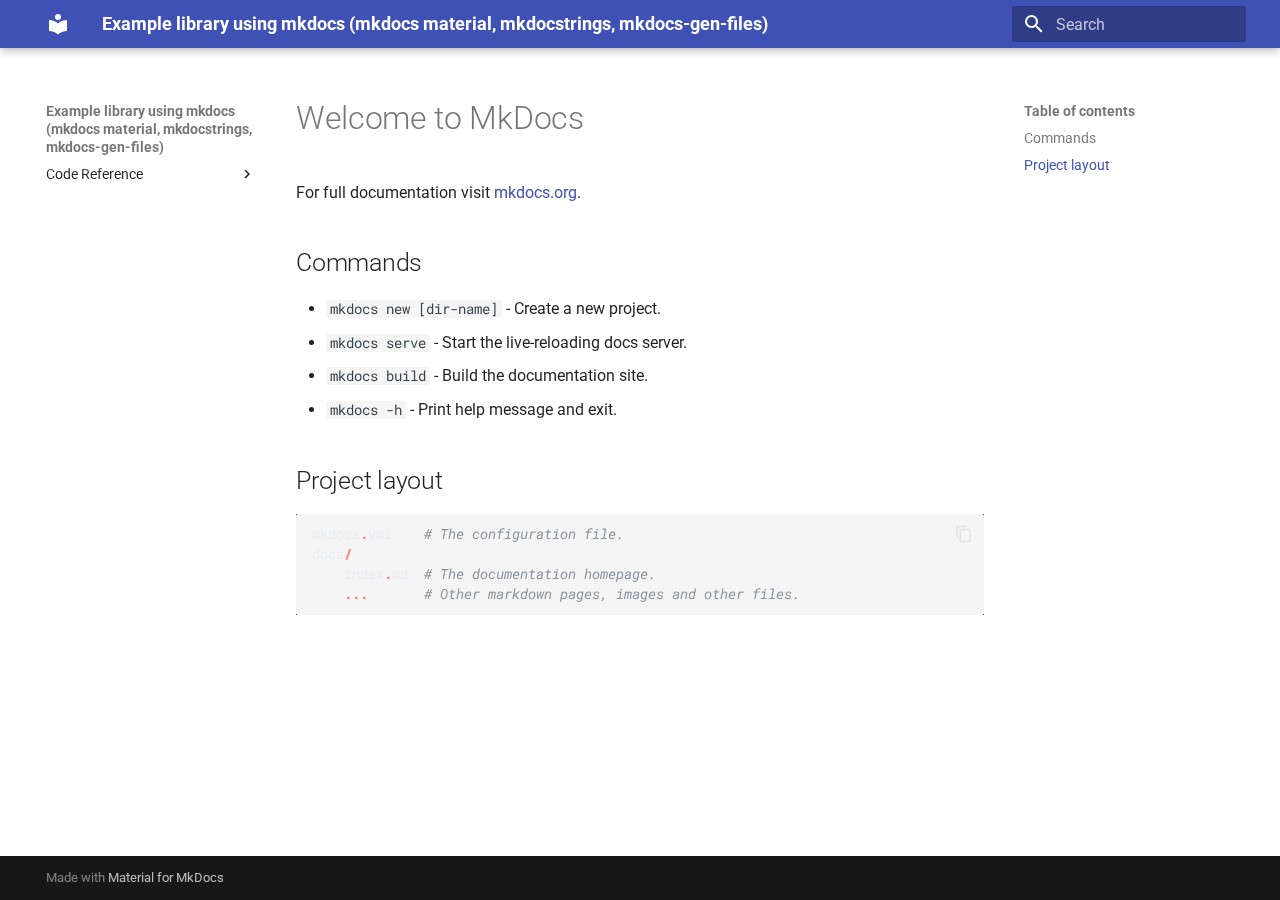
<file: site/index.html>
<!doctype html>
<html lang="en" class="no-js">
  <head>
    
      <meta charset="utf-8">
      <meta name="viewport" content="width=device-width,initial-scale=1">
      
      
      
        <link rel="canonical" href="http://localhost:8080/">
      
      
      
      
      <link rel="icon" href="assets/images/favicon.png">
      <meta name="generator" content="mkdocs-1.6.1, mkdocs-material-9.6.18">
    
    
      
        <title>Example library using mkdocs (mkdocs material, mkdocstrings, mkdocs-gen-files)</title>
      
    
    
      <link rel="stylesheet" href="assets/stylesheets/main.7e37652d.min.css">
      
      


    
    
      
    
    
      
        
        
        <link rel="preconnect" href="https://fonts.gstatic.com" crossorigin>
        <link rel="stylesheet" href="https://fonts.googleapis.com/css?family=Roboto:300,300i,400,400i,700,700i%7CRoboto+Mono:400,400i,700,700i&display=fallback">
        <style>:root{--md-text-font:"Roboto";--md-code-font:"Roboto Mono"}</style>
      
    
    
      <link rel="stylesheet" href="assets/_mkdocstrings.css">
    
      <link rel="stylesheet" href="css/code_select.css">
    
    <script>__md_scope=new URL(".",location),__md_hash=e=>[...e].reduce(((e,_)=>(e<<5)-e+_.charCodeAt(0)),0),__md_get=(e,_=localStorage,t=__md_scope)=>JSON.parse(_.getItem(t.pathname+"."+e)),__md_set=(e,_,t=localStorage,a=__md_scope)=>{try{t.setItem(a.pathname+"."+e,JSON.stringify(_))}catch(e){}}</script>
    
      

    
    
    
  </head>
  
  
    <body dir="ltr">
  
    
    <input class="md-toggle" data-md-toggle="drawer" type="checkbox" id="__drawer" autocomplete="off">
    <input class="md-toggle" data-md-toggle="search" type="checkbox" id="__search" autocomplete="off">
    <label class="md-overlay" for="__drawer"></label>
    <div data-md-component="skip">
      
        
        <a href="#welcome-to-mkdocs" class="md-skip">
          Skip to content
        </a>
      
    </div>
    <div data-md-component="announce">
      
    </div>
    
    
      

  

<header class="md-header md-header--shadow" data-md-component="header">
  <nav class="md-header__inner md-grid" aria-label="Header">
    <a href="." title="Example library using mkdocs (mkdocs material, mkdocstrings, mkdocs-gen-files)" class="md-header__button md-logo" aria-label="Example library using mkdocs (mkdocs material, mkdocstrings, mkdocs-gen-files)" data-md-component="logo">
      
  
  <svg xmlns="http://www.w3.org/2000/svg" viewBox="0 0 24 24"><path d="M12 8a3 3 0 0 0 3-3 3 3 0 0 0-3-3 3 3 0 0 0-3 3 3 3 0 0 0 3 3m0 3.54C9.64 9.35 6.5 8 3 8v11c3.5 0 6.64 1.35 9 3.54 2.36-2.19 5.5-3.54 9-3.54V8c-3.5 0-6.64 1.35-9 3.54"/></svg>

    </a>
    <label class="md-header__button md-icon" for="__drawer">
      
      <svg xmlns="http://www.w3.org/2000/svg" viewBox="0 0 24 24"><path d="M3 6h18v2H3zm0 5h18v2H3zm0 5h18v2H3z"/></svg>
    </label>
    <div class="md-header__title" data-md-component="header-title">
      <div class="md-header__ellipsis">
        <div class="md-header__topic">
          <span class="md-ellipsis">
            Example library using mkdocs (mkdocs material, mkdocstrings, mkdocs-gen-files)
          </span>
        </div>
        <div class="md-header__topic" data-md-component="header-topic">
          <span class="md-ellipsis">
            
              Welcome to MkDocs
            
          </span>
        </div>
      </div>
    </div>
    
    
      <script>var palette=__md_get("__palette");if(palette&&palette.color){if("(prefers-color-scheme)"===palette.color.media){var media=matchMedia("(prefers-color-scheme: light)"),input=document.querySelector(media.matches?"[data-md-color-media='(prefers-color-scheme: light)']":"[data-md-color-media='(prefers-color-scheme: dark)']");palette.color.media=input.getAttribute("data-md-color-media"),palette.color.scheme=input.getAttribute("data-md-color-scheme"),palette.color.primary=input.getAttribute("data-md-color-primary"),palette.color.accent=input.getAttribute("data-md-color-accent")}for(var[key,value]of Object.entries(palette.color))document.body.setAttribute("data-md-color-"+key,value)}</script>
    
    
    
      
      
        <label class="md-header__button md-icon" for="__search">
          
          <svg xmlns="http://www.w3.org/2000/svg" viewBox="0 0 24 24"><path d="M9.5 3A6.5 6.5 0 0 1 16 9.5c0 1.61-.59 3.09-1.56 4.23l.27.27h.79l5 5-1.5 1.5-5-5v-.79l-.27-.27A6.52 6.52 0 0 1 9.5 16 6.5 6.5 0 0 1 3 9.5 6.5 6.5 0 0 1 9.5 3m0 2C7 5 5 7 5 9.5S7 14 9.5 14 14 12 14 9.5 12 5 9.5 5"/></svg>
        </label>
        <div class="md-search" data-md-component="search" role="dialog">
  <label class="md-search__overlay" for="__search"></label>
  <div class="md-search__inner" role="search">
    <form class="md-search__form" name="search">
      <input type="text" class="md-search__input" name="query" aria-label="Search" placeholder="Search" autocapitalize="off" autocorrect="off" autocomplete="off" spellcheck="false" data-md-component="search-query" required>
      <label class="md-search__icon md-icon" for="__search">
        
        <svg xmlns="http://www.w3.org/2000/svg" viewBox="0 0 24 24"><path d="M9.5 3A6.5 6.5 0 0 1 16 9.5c0 1.61-.59 3.09-1.56 4.23l.27.27h.79l5 5-1.5 1.5-5-5v-.79l-.27-.27A6.52 6.52 0 0 1 9.5 16 6.5 6.5 0 0 1 3 9.5 6.5 6.5 0 0 1 9.5 3m0 2C7 5 5 7 5 9.5S7 14 9.5 14 14 12 14 9.5 12 5 9.5 5"/></svg>
        
        <svg xmlns="http://www.w3.org/2000/svg" viewBox="0 0 24 24"><path d="M20 11v2H8l5.5 5.5-1.42 1.42L4.16 12l7.92-7.92L13.5 5.5 8 11z"/></svg>
      </label>
      <nav class="md-search__options" aria-label="Search">
        
        <button type="reset" class="md-search__icon md-icon" title="Clear" aria-label="Clear" tabindex="-1">
          
          <svg xmlns="http://www.w3.org/2000/svg" viewBox="0 0 24 24"><path d="M19 6.41 17.59 5 12 10.59 6.41 5 5 6.41 10.59 12 5 17.59 6.41 19 12 13.41 17.59 19 19 17.59 13.41 12z"/></svg>
        </button>
      </nav>
      
    </form>
    <div class="md-search__output">
      <div class="md-search__scrollwrap" tabindex="0" data-md-scrollfix>
        <div class="md-search-result" data-md-component="search-result">
          <div class="md-search-result__meta">
            Initializing search
          </div>
          <ol class="md-search-result__list" role="presentation"></ol>
        </div>
      </div>
    </div>
  </div>
</div>
      
    
    
  </nav>
  
</header>
    
    <div class="md-container" data-md-component="container">
      
      
        
          
        
      
      <main class="md-main" data-md-component="main">
        <div class="md-main__inner md-grid">
          
            
              
              <div class="md-sidebar md-sidebar--primary" data-md-component="sidebar" data-md-type="navigation" >
                <div class="md-sidebar__scrollwrap">
                  <div class="md-sidebar__inner">
                    



<nav class="md-nav md-nav--primary" aria-label="Navigation" data-md-level="0">
  <label class="md-nav__title" for="__drawer">
    <a href="." title="Example library using mkdocs (mkdocs material, mkdocstrings, mkdocs-gen-files)" class="md-nav__button md-logo" aria-label="Example library using mkdocs (mkdocs material, mkdocstrings, mkdocs-gen-files)" data-md-component="logo">
      
  
  <svg xmlns="http://www.w3.org/2000/svg" viewBox="0 0 24 24"><path d="M12 8a3 3 0 0 0 3-3 3 3 0 0 0-3-3 3 3 0 0 0-3 3 3 3 0 0 0 3 3m0 3.54C9.64 9.35 6.5 8 3 8v11c3.5 0 6.64 1.35 9 3.54 2.36-2.19 5.5-3.54 9-3.54V8c-3.5 0-6.64 1.35-9 3.54"/></svg>

    </a>
    Example library using mkdocs (mkdocs material, mkdocstrings, mkdocs-gen-files)
  </label>
  
  <ul class="md-nav__list" data-md-scrollfix>
    
      
      
  
  
  
  
    
    
    
    
    
    <li class="md-nav__item md-nav__item--nested">
      
        
        
        <input class="md-nav__toggle md-toggle " type="checkbox" id="__nav_1" >
        
          
          <label class="md-nav__link" for="__nav_1" id="__nav_1_label" tabindex="0">
            
  
  
  <span class="md-ellipsis">
    Code Reference
    
  </span>
  

            <span class="md-nav__icon md-icon"></span>
          </label>
        
        <nav class="md-nav" data-md-level="1" aria-labelledby="__nav_1_label" aria-expanded="false">
          <label class="md-nav__title" for="__nav_1">
            <span class="md-nav__icon md-icon"></span>
            Code Reference
          </label>
          <ul class="md-nav__list" data-md-scrollfix>
            
              
                
  
  
  
  
    
    
    
    
    
    <li class="md-nav__item md-nav__item--nested">
      
        
        
        <input class="md-nav__toggle md-toggle " type="checkbox" id="__nav_1_1" >
        
          
          <div class="md-nav__link md-nav__container">
            <a href="reference/example_mkdocstrings_lib/" class="md-nav__link ">
              
  
  
  <span class="md-ellipsis">
    example_mkdocstrings_lib
    
  </span>
  

            </a>
            
              
              <label class="md-nav__link " for="__nav_1_1" id="__nav_1_1_label" tabindex="0">
                <span class="md-nav__icon md-icon"></span>
              </label>
            
          </div>
        
        <nav class="md-nav" data-md-level="2" aria-labelledby="__nav_1_1_label" aria-expanded="false">
          <label class="md-nav__title" for="__nav_1_1">
            <span class="md-nav__icon md-icon"></span>
            example_mkdocstrings_lib
          </label>
          <ul class="md-nav__list" data-md-scrollfix>
            
              
                
  
  
  
  
    <li class="md-nav__item">
      <a href="reference/example_mkdocstrings_lib/MyClass/" class="md-nav__link">
        
  
  
  <span class="md-ellipsis">
    MyClass
    
  </span>
  

      </a>
    </li>
  

              
            
              
                
  
  
  
  
    
    
    
    
    
    <li class="md-nav__item md-nav__item--nested">
      
        
        
        <input class="md-nav__toggle md-toggle " type="checkbox" id="__nav_1_1_2" >
        
          
          <div class="md-nav__link md-nav__container">
            <a href="reference/example_mkdocstrings_lib/projects/" class="md-nav__link ">
              
  
  
  <span class="md-ellipsis">
    projects
    
  </span>
  

            </a>
            
              
              <label class="md-nav__link " for="__nav_1_1_2" id="__nav_1_1_2_label" tabindex="0">
                <span class="md-nav__icon md-icon"></span>
              </label>
            
          </div>
        
        <nav class="md-nav" data-md-level="3" aria-labelledby="__nav_1_1_2_label" aria-expanded="false">
          <label class="md-nav__title" for="__nav_1_1_2">
            <span class="md-nav__icon md-icon"></span>
            projects
          </label>
          <ul class="md-nav__list" data-md-scrollfix>
            
              
                
  
  
  
  
    <li class="md-nav__item">
      <a href="reference/example_mkdocstrings_lib/projects/foo/" class="md-nav__link">
        
  
  
  <span class="md-ellipsis">
    foo
    
  </span>
  

      </a>
    </li>
  

              
            
          </ul>
        </nav>
      
    </li>
  

              
            
          </ul>
        </nav>
      
    </li>
  

              
            
          </ul>
        </nav>
      
    </li>
  

    
  </ul>
</nav>
                  </div>
                </div>
              </div>
            
            
              
              <div class="md-sidebar md-sidebar--secondary" data-md-component="sidebar" data-md-type="toc" >
                <div class="md-sidebar__scrollwrap">
                  <div class="md-sidebar__inner">
                    

<nav class="md-nav md-nav--secondary" aria-label="Table of contents">
  
  
  
    
  
  
    <label class="md-nav__title" for="__toc">
      <span class="md-nav__icon md-icon"></span>
      Table of contents
    </label>
    <ul class="md-nav__list" data-md-component="toc" data-md-scrollfix>
      
        <li class="md-nav__item">
  <a href="#commands" class="md-nav__link">
    <span class="md-ellipsis">
      Commands
    </span>
  </a>
  
</li>
      
        <li class="md-nav__item">
  <a href="#project-layout" class="md-nav__link">
    <span class="md-ellipsis">
      Project layout
    </span>
  </a>
  
</li>
      
    </ul>
  
</nav>
                  </div>
                </div>
              </div>
            
          
          
            <div class="md-content" data-md-component="content">
              <article class="md-content__inner md-typeset">
                
                  



<h1 id="welcome-to-mkdocs">Welcome to MkDocs</h1>
<p>For full documentation visit <a href="https://www.mkdocs.org">mkdocs.org</a>.</p>
<h2 id="commands">Commands</h2>
<ul>
<li><code>mkdocs new [dir-name]</code> - Create a new project.</li>
<li><code>mkdocs serve</code> - Start the live-reloading docs server.</li>
<li><code>mkdocs build</code> - Build the documentation site.</li>
<li><code>mkdocs -h</code> - Print help message and exit.</li>
</ul>
<h2 id="project-layout">Project layout</h2>
<div class="language-python highlight" style="background: #0d1117"><pre style="line-height: 125%;"><span></span><code><span style="color: #E6EDF3">mkdocs</span><span style="color: #FF7B72; font-weight: bold">.</span><span style="color: #E6EDF3">yml</span>    <span style="color: #8B949E; font-style: italic"># The configuration file.</span>
<span style="color: #E6EDF3">docs</span><span style="color: #FF7B72; font-weight: bold">/</span>
    <span style="color: #E6EDF3">index</span><span style="color: #FF7B72; font-weight: bold">.</span><span style="color: #E6EDF3">md</span>  <span style="color: #8B949E; font-style: italic"># The documentation homepage.</span>
    <span style="color: #FF7B72; font-weight: bold">...</span>       <span style="color: #8B949E; font-style: italic"># Other markdown pages, images and other files.</span>
</code></pre></div>












                
              </article>
            </div>
          
          
<script>var target=document.getElementById(location.hash.slice(1));target&&target.name&&(target.checked=target.name.startsWith("__tabbed_"))</script>
        </div>
        
      </main>
      
        <footer class="md-footer">
  
  <div class="md-footer-meta md-typeset">
    <div class="md-footer-meta__inner md-grid">
      <div class="md-copyright">
  
  
    Made with
    <a href="https://squidfunk.github.io/mkdocs-material/" target="_blank" rel="noopener">
      Material for MkDocs
    </a>
  
</div>
      
    </div>
  </div>
</footer>
      
    </div>
    <div class="md-dialog" data-md-component="dialog">
      <div class="md-dialog__inner md-typeset"></div>
    </div>
    
    
    
      
      <script id="__config" type="application/json">{"base": ".", "features": ["content.code.copy", "content.code.select"], "search": "assets/javascripts/workers/search.973d3a69.min.js", "tags": null, "translations": {"clipboard.copied": "Copied to clipboard", "clipboard.copy": "Copy to clipboard", "search.result.more.one": "1 more on this page", "search.result.more.other": "# more on this page", "search.result.none": "No matching documents", "search.result.one": "1 matching document", "search.result.other": "# matching documents", "search.result.placeholder": "Type to start searching", "search.result.term.missing": "Missing", "select.version": "Select version"}, "version": null}</script>
    
    
      <script src="assets/javascripts/bundle.92b07e13.min.js"></script>
      
    
  </body>
</html>
</file>
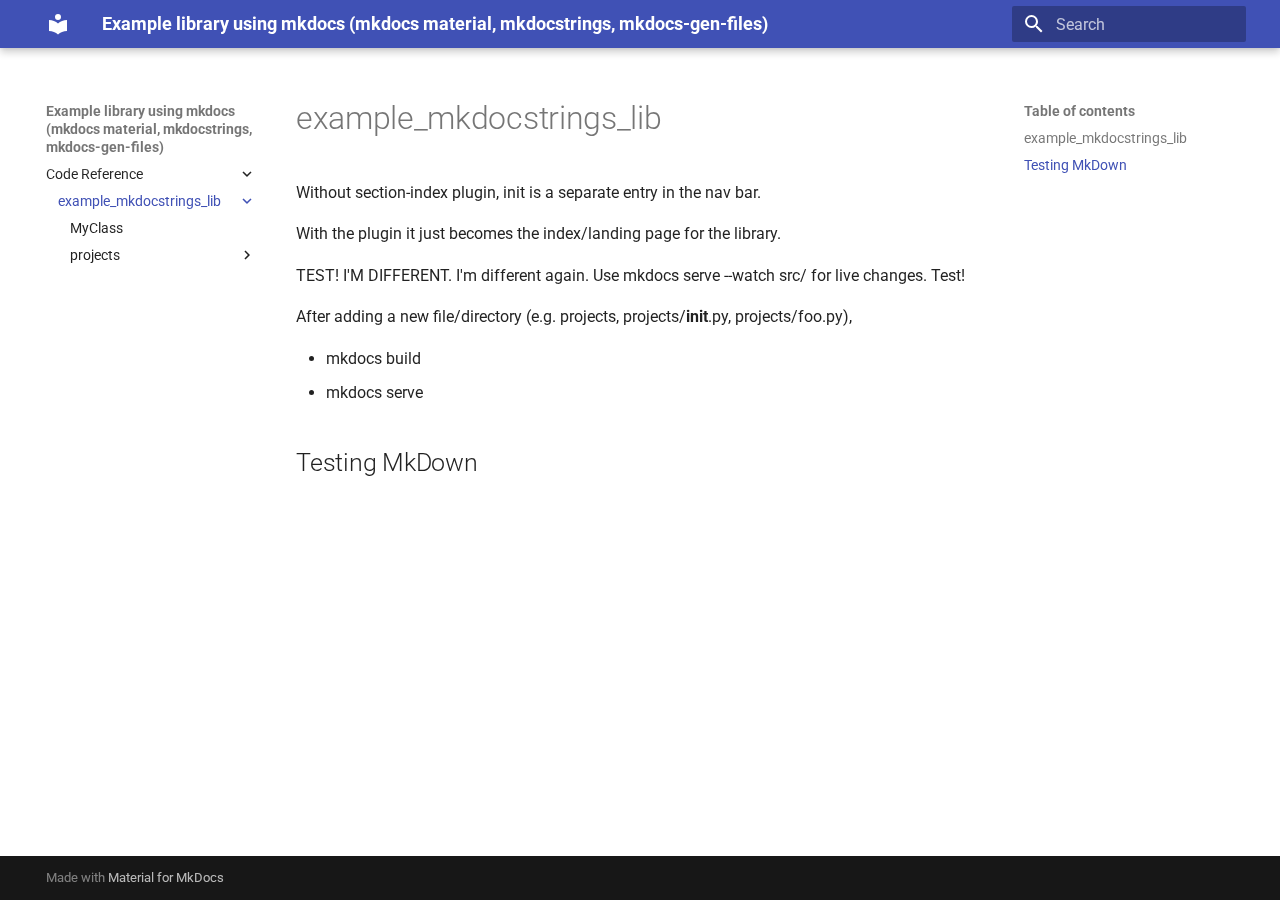
<file: site/reference/example_mkdocstrings_lib/index.html>
<!doctype html>
<html lang="en" class="no-js">
  <head>
    
      <meta charset="utf-8">
      <meta name="viewport" content="width=device-width,initial-scale=1">
      
      
      
        <link rel="canonical" href="http://localhost:8080/reference/example_mkdocstrings_lib/">
      
      
      
        <link rel="next" href="MyClass/">
      
      
      <link rel="icon" href="../../assets/images/favicon.png">
      <meta name="generator" content="mkdocs-1.6.1, mkdocs-material-9.6.18">
    
    
      
        <title>example_mkdocstrings_lib - Example library using mkdocs (mkdocs material, mkdocstrings, mkdocs-gen-files)</title>
      
    
    
      <link rel="stylesheet" href="../../assets/stylesheets/main.7e37652d.min.css">
      
      


    
    
      
    
    
      
        
        
        <link rel="preconnect" href="https://fonts.gstatic.com" crossorigin>
        <link rel="stylesheet" href="https://fonts.googleapis.com/css?family=Roboto:300,300i,400,400i,700,700i%7CRoboto+Mono:400,400i,700,700i&display=fallback">
        <style>:root{--md-text-font:"Roboto";--md-code-font:"Roboto Mono"}</style>
      
    
    
      <link rel="stylesheet" href="../../assets/_mkdocstrings.css">
    
    <script>__md_scope=new URL("../..",location),__md_hash=e=>[...e].reduce(((e,_)=>(e<<5)-e+_.charCodeAt(0)),0),__md_get=(e,_=localStorage,t=__md_scope)=>JSON.parse(_.getItem(t.pathname+"."+e)),__md_set=(e,_,t=localStorage,a=__md_scope)=>{try{t.setItem(a.pathname+"."+e,JSON.stringify(_))}catch(e){}}</script>
    
      

    
    
    
  </head>
  
  
    <body dir="ltr">
  
    
    <input class="md-toggle" data-md-toggle="drawer" type="checkbox" id="__drawer" autocomplete="off">
    <input class="md-toggle" data-md-toggle="search" type="checkbox" id="__search" autocomplete="off">
    <label class="md-overlay" for="__drawer"></label>
    <div data-md-component="skip">
      
        
        <a href="#example_mkdocstrings_lib" class="md-skip">
          Skip to content
        </a>
      
    </div>
    <div data-md-component="announce">
      
    </div>
    
    
      

  

<header class="md-header md-header--shadow" data-md-component="header">
  <nav class="md-header__inner md-grid" aria-label="Header">
    <a href="../.." title="Example library using mkdocs (mkdocs material, mkdocstrings, mkdocs-gen-files)" class="md-header__button md-logo" aria-label="Example library using mkdocs (mkdocs material, mkdocstrings, mkdocs-gen-files)" data-md-component="logo">
      
  
  <svg xmlns="http://www.w3.org/2000/svg" viewBox="0 0 24 24"><path d="M12 8a3 3 0 0 0 3-3 3 3 0 0 0-3-3 3 3 0 0 0-3 3 3 3 0 0 0 3 3m0 3.54C9.64 9.35 6.5 8 3 8v11c3.5 0 6.64 1.35 9 3.54 2.36-2.19 5.5-3.54 9-3.54V8c-3.5 0-6.64 1.35-9 3.54"/></svg>

    </a>
    <label class="md-header__button md-icon" for="__drawer">
      
      <svg xmlns="http://www.w3.org/2000/svg" viewBox="0 0 24 24"><path d="M3 6h18v2H3zm0 5h18v2H3zm0 5h18v2H3z"/></svg>
    </label>
    <div class="md-header__title" data-md-component="header-title">
      <div class="md-header__ellipsis">
        <div class="md-header__topic">
          <span class="md-ellipsis">
            Example library using mkdocs (mkdocs material, mkdocstrings, mkdocs-gen-files)
          </span>
        </div>
        <div class="md-header__topic" data-md-component="header-topic">
          <span class="md-ellipsis">
            
              example_mkdocstrings_lib
            
          </span>
        </div>
      </div>
    </div>
    
    
      <script>var palette=__md_get("__palette");if(palette&&palette.color){if("(prefers-color-scheme)"===palette.color.media){var media=matchMedia("(prefers-color-scheme: light)"),input=document.querySelector(media.matches?"[data-md-color-media='(prefers-color-scheme: light)']":"[data-md-color-media='(prefers-color-scheme: dark)']");palette.color.media=input.getAttribute("data-md-color-media"),palette.color.scheme=input.getAttribute("data-md-color-scheme"),palette.color.primary=input.getAttribute("data-md-color-primary"),palette.color.accent=input.getAttribute("data-md-color-accent")}for(var[key,value]of Object.entries(palette.color))document.body.setAttribute("data-md-color-"+key,value)}</script>
    
    
    
      
      
        <label class="md-header__button md-icon" for="__search">
          
          <svg xmlns="http://www.w3.org/2000/svg" viewBox="0 0 24 24"><path d="M9.5 3A6.5 6.5 0 0 1 16 9.5c0 1.61-.59 3.09-1.56 4.23l.27.27h.79l5 5-1.5 1.5-5-5v-.79l-.27-.27A6.52 6.52 0 0 1 9.5 16 6.5 6.5 0 0 1 3 9.5 6.5 6.5 0 0 1 9.5 3m0 2C7 5 5 7 5 9.5S7 14 9.5 14 14 12 14 9.5 12 5 9.5 5"/></svg>
        </label>
        <div class="md-search" data-md-component="search" role="dialog">
  <label class="md-search__overlay" for="__search"></label>
  <div class="md-search__inner" role="search">
    <form class="md-search__form" name="search">
      <input type="text" class="md-search__input" name="query" aria-label="Search" placeholder="Search" autocapitalize="off" autocorrect="off" autocomplete="off" spellcheck="false" data-md-component="search-query" required>
      <label class="md-search__icon md-icon" for="__search">
        
        <svg xmlns="http://www.w3.org/2000/svg" viewBox="0 0 24 24"><path d="M9.5 3A6.5 6.5 0 0 1 16 9.5c0 1.61-.59 3.09-1.56 4.23l.27.27h.79l5 5-1.5 1.5-5-5v-.79l-.27-.27A6.52 6.52 0 0 1 9.5 16 6.5 6.5 0 0 1 3 9.5 6.5 6.5 0 0 1 9.5 3m0 2C7 5 5 7 5 9.5S7 14 9.5 14 14 12 14 9.5 12 5 9.5 5"/></svg>
        
        <svg xmlns="http://www.w3.org/2000/svg" viewBox="0 0 24 24"><path d="M20 11v2H8l5.5 5.5-1.42 1.42L4.16 12l7.92-7.92L13.5 5.5 8 11z"/></svg>
      </label>
      <nav class="md-search__options" aria-label="Search">
        
        <button type="reset" class="md-search__icon md-icon" title="Clear" aria-label="Clear" tabindex="-1">
          
          <svg xmlns="http://www.w3.org/2000/svg" viewBox="0 0 24 24"><path d="M19 6.41 17.59 5 12 10.59 6.41 5 5 6.41 10.59 12 5 17.59 6.41 19 12 13.41 17.59 19 19 17.59 13.41 12z"/></svg>
        </button>
      </nav>
      
    </form>
    <div class="md-search__output">
      <div class="md-search__scrollwrap" tabindex="0" data-md-scrollfix>
        <div class="md-search-result" data-md-component="search-result">
          <div class="md-search-result__meta">
            Initializing search
          </div>
          <ol class="md-search-result__list" role="presentation"></ol>
        </div>
      </div>
    </div>
  </div>
</div>
      
    
    
  </nav>
  
</header>
    
    <div class="md-container" data-md-component="container">
      
      
        
          
        
      
      <main class="md-main" data-md-component="main">
        <div class="md-main__inner md-grid">
          
            
              
              <div class="md-sidebar md-sidebar--primary" data-md-component="sidebar" data-md-type="navigation" >
                <div class="md-sidebar__scrollwrap">
                  <div class="md-sidebar__inner">
                    



<nav class="md-nav md-nav--primary" aria-label="Navigation" data-md-level="0">
  <label class="md-nav__title" for="__drawer">
    <a href="../.." title="Example library using mkdocs (mkdocs material, mkdocstrings, mkdocs-gen-files)" class="md-nav__button md-logo" aria-label="Example library using mkdocs (mkdocs material, mkdocstrings, mkdocs-gen-files)" data-md-component="logo">
      
  
  <svg xmlns="http://www.w3.org/2000/svg" viewBox="0 0 24 24"><path d="M12 8a3 3 0 0 0 3-3 3 3 0 0 0-3-3 3 3 0 0 0-3 3 3 3 0 0 0 3 3m0 3.54C9.64 9.35 6.5 8 3 8v11c3.5 0 6.64 1.35 9 3.54 2.36-2.19 5.5-3.54 9-3.54V8c-3.5 0-6.64 1.35-9 3.54"/></svg>

    </a>
    Example library using mkdocs (mkdocs material, mkdocstrings, mkdocs-gen-files)
  </label>
  
  <ul class="md-nav__list" data-md-scrollfix>
    
      
      
  
  
    
  
  
  
    
    
    
    
    
    <li class="md-nav__item md-nav__item--active md-nav__item--nested">
      
        
        
        <input class="md-nav__toggle md-toggle " type="checkbox" id="__nav_1" checked>
        
          
          <label class="md-nav__link" for="__nav_1" id="__nav_1_label" tabindex="0">
            
  
  
  <span class="md-ellipsis">
    Code Reference
    
  </span>
  

            <span class="md-nav__icon md-icon"></span>
          </label>
        
        <nav class="md-nav" data-md-level="1" aria-labelledby="__nav_1_label" aria-expanded="true">
          <label class="md-nav__title" for="__nav_1">
            <span class="md-nav__icon md-icon"></span>
            Code Reference
          </label>
          <ul class="md-nav__list" data-md-scrollfix>
            
              
                
  
  
    
  
  
  
    
    
    
    
    
    <li class="md-nav__item md-nav__item--active md-nav__item--nested">
      
        
        
        <input class="md-nav__toggle md-toggle " type="checkbox" id="__nav_1_1" checked>
        
          
          <div class="md-nav__link md-nav__container">
            <a href="./" class="md-nav__link md-nav__link--active">
              
  
  
  <span class="md-ellipsis">
    example_mkdocstrings_lib
    
  </span>
  

            </a>
            
              
              <label class="md-nav__link md-nav__link--active" for="__nav_1_1" id="__nav_1_1_label" tabindex="0">
                <span class="md-nav__icon md-icon"></span>
              </label>
            
          </div>
        
        <nav class="md-nav" data-md-level="2" aria-labelledby="__nav_1_1_label" aria-expanded="true">
          <label class="md-nav__title" for="__nav_1_1">
            <span class="md-nav__icon md-icon"></span>
            example_mkdocstrings_lib
          </label>
          <ul class="md-nav__list" data-md-scrollfix>
            
              
                
  
  
  
  
    <li class="md-nav__item">
      <a href="MyClass/" class="md-nav__link">
        
  
  
  <span class="md-ellipsis">
    MyClass
    
  </span>
  

      </a>
    </li>
  

              
            
              
                
  
  
  
  
    
    
    
    
    
    <li class="md-nav__item md-nav__item--nested">
      
        
        
        <input class="md-nav__toggle md-toggle " type="checkbox" id="__nav_1_1_2" >
        
          
          <div class="md-nav__link md-nav__container">
            <a href="projects/" class="md-nav__link ">
              
  
  
  <span class="md-ellipsis">
    projects
    
  </span>
  

            </a>
            
              
              <label class="md-nav__link " for="__nav_1_1_2" id="__nav_1_1_2_label" tabindex="0">
                <span class="md-nav__icon md-icon"></span>
              </label>
            
          </div>
        
        <nav class="md-nav" data-md-level="3" aria-labelledby="__nav_1_1_2_label" aria-expanded="false">
          <label class="md-nav__title" for="__nav_1_1_2">
            <span class="md-nav__icon md-icon"></span>
            projects
          </label>
          <ul class="md-nav__list" data-md-scrollfix>
            
              
                
  
  
  
  
    <li class="md-nav__item">
      <a href="projects/foo/" class="md-nav__link">
        
  
  
  <span class="md-ellipsis">
    foo
    
  </span>
  

      </a>
    </li>
  

              
            
          </ul>
        </nav>
      
    </li>
  

              
            
          </ul>
        </nav>
      
    </li>
  

              
            
          </ul>
        </nav>
      
    </li>
  

    
  </ul>
</nav>
                  </div>
                </div>
              </div>
            
            
              
              <div class="md-sidebar md-sidebar--secondary" data-md-component="sidebar" data-md-type="toc" >
                <div class="md-sidebar__scrollwrap">
                  <div class="md-sidebar__inner">
                    

<nav class="md-nav md-nav--secondary" aria-label="Table of contents">
  
  
  
  
    <label class="md-nav__title" for="__toc">
      <span class="md-nav__icon md-icon"></span>
      Table of contents
    </label>
    <ul class="md-nav__list" data-md-component="toc" data-md-scrollfix>
      
        <li class="md-nav__item">
  <a href="#example_mkdocstrings_lib" class="md-nav__link">
    <span class="md-ellipsis">
      example_mkdocstrings_lib
    </span>
  </a>
  
</li>
      
        <li class="md-nav__item">
  <a href="#example_mkdocstrings_lib--testing-mkdown" class="md-nav__link">
    <span class="md-ellipsis">
      Testing MkDown
    </span>
  </a>
  
</li>
      
    </ul>
  
</nav>
                  </div>
                </div>
              </div>
            
          
          
            <div class="md-content" data-md-component="content">
              <article class="md-content__inner md-typeset">
                
                  



  <h1>example_mkdocstrings_lib</h1>

<div class="doc doc-object doc-module">



<a id="example_mkdocstrings_lib"></a>
    <div class="doc doc-contents first">

        <p>Without section-index plugin, init is a separate entry in the nav bar.</p>
<p>With the plugin it just becomes the index/landing page for the library.</p>
<p>TEST! I'M DIFFERENT. I'm different again. Use mkdocs serve --watch src/ for live changes.
Test!</p>
<p>After adding a new file/directory (e.g. projects, projects/<strong>init</strong>.py, projects/foo.py),</p>
<ul>
<li>mkdocs build</li>
<li>mkdocs serve</li>
</ul>
<h2 id="example_mkdocstrings_lib--testing-mkdown">Testing MkDown</h2>










  <div class="doc doc-children">












  </div>

    </div>

</div>












                
              </article>
            </div>
          
          
<script>var target=document.getElementById(location.hash.slice(1));target&&target.name&&(target.checked=target.name.startsWith("__tabbed_"))</script>
        </div>
        
      </main>
      
        <footer class="md-footer">
  
  <div class="md-footer-meta md-typeset">
    <div class="md-footer-meta__inner md-grid">
      <div class="md-copyright">
  
  
    Made with
    <a href="https://squidfunk.github.io/mkdocs-material/" target="_blank" rel="noopener">
      Material for MkDocs
    </a>
  
</div>
      
    </div>
  </div>
</footer>
      
    </div>
    <div class="md-dialog" data-md-component="dialog">
      <div class="md-dialog__inner md-typeset"></div>
    </div>
    
    
    
      
      <script id="__config" type="application/json">{"base": "../..", "features": [], "search": "../../assets/javascripts/workers/search.973d3a69.min.js", "tags": null, "translations": {"clipboard.copied": "Copied to clipboard", "clipboard.copy": "Copy to clipboard", "search.result.more.one": "1 more on this page", "search.result.more.other": "# more on this page", "search.result.none": "No matching documents", "search.result.one": "1 matching document", "search.result.other": "# matching documents", "search.result.placeholder": "Type to start searching", "search.result.term.missing": "Missing", "select.version": "Select version"}, "version": null}</script>
    
    
      <script src="../../assets/javascripts/bundle.92b07e13.min.js"></script>
      
    
  </body>
</html>
</file>
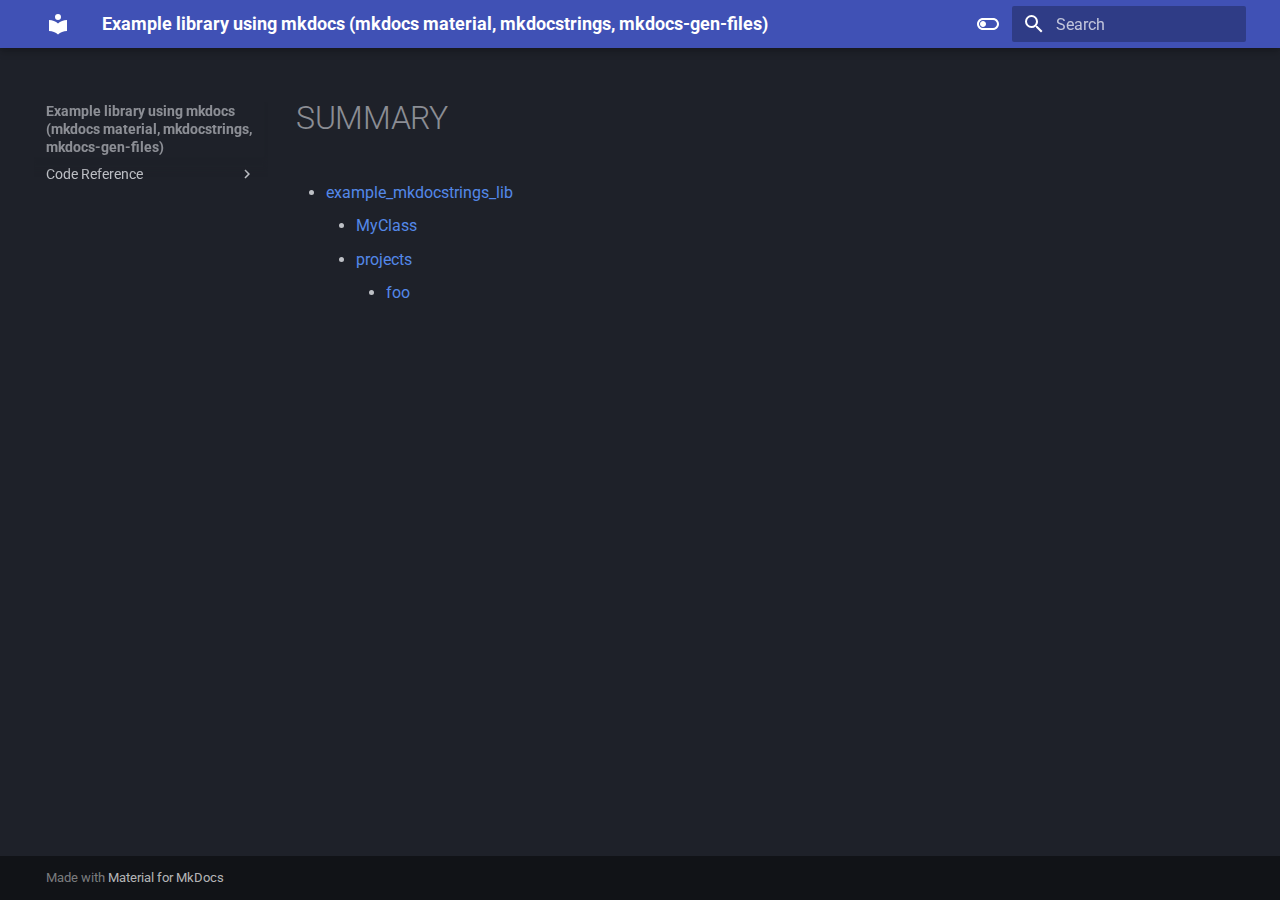
<file: site/reference/SUMMARY/index.html>
<!doctype html>
<html lang="en" class="no-js">
  <head>
    
      <meta charset="utf-8">
      <meta name="viewport" content="width=device-width,initial-scale=1">
      
      
      
        <link rel="canonical" href="http://localhost:8080/reference/SUMMARY/">
      
      
      
      
      <link rel="icon" href="../../assets/images/favicon.png">
      <meta name="generator" content="mkdocs-1.6.1, mkdocs-material-9.6.18">
    
    
      
        <title>SUMMARY - Example library using mkdocs (mkdocs material, mkdocstrings, mkdocs-gen-files)</title>
      
    
    
      <link rel="stylesheet" href="../../assets/stylesheets/main.7e37652d.min.css">
      
        
        <link rel="stylesheet" href="../../assets/stylesheets/palette.06af60db.min.css">
      
      


    
    
      
    
    
      
        
        
        <link rel="preconnect" href="https://fonts.gstatic.com" crossorigin>
        <link rel="stylesheet" href="https://fonts.googleapis.com/css?family=Roboto:300,300i,400,400i,700,700i%7CRoboto+Mono:400,400i,700,700i&display=fallback">
        <style>:root{--md-text-font:"Roboto";--md-code-font:"Roboto Mono"}</style>
      
    
    
      <link rel="stylesheet" href="../../assets/_mkdocstrings.css">
    
      <link rel="stylesheet" href="../../css/code_select.css">
    
    <script>__md_scope=new URL("../..",location),__md_hash=e=>[...e].reduce(((e,_)=>(e<<5)-e+_.charCodeAt(0)),0),__md_get=(e,_=localStorage,t=__md_scope)=>JSON.parse(_.getItem(t.pathname+"."+e)),__md_set=(e,_,t=localStorage,a=__md_scope)=>{try{t.setItem(a.pathname+"."+e,JSON.stringify(_))}catch(e){}}</script>
    
      

    
    
    
  </head>
  
  
    
    
      
    
    
    
    
    <body dir="ltr" data-md-color-scheme="slate" data-md-color-primary="indigo" data-md-color-accent="indigo">
  
    
    <input class="md-toggle" data-md-toggle="drawer" type="checkbox" id="__drawer" autocomplete="off">
    <input class="md-toggle" data-md-toggle="search" type="checkbox" id="__search" autocomplete="off">
    <label class="md-overlay" for="__drawer"></label>
    <div data-md-component="skip">
      
    </div>
    <div data-md-component="announce">
      
    </div>
    
    
      

  

<header class="md-header md-header--shadow" data-md-component="header">
  <nav class="md-header__inner md-grid" aria-label="Header">
    <a href="../.." title="Example library using mkdocs (mkdocs material, mkdocstrings, mkdocs-gen-files)" class="md-header__button md-logo" aria-label="Example library using mkdocs (mkdocs material, mkdocstrings, mkdocs-gen-files)" data-md-component="logo">
      
  
  <svg xmlns="http://www.w3.org/2000/svg" viewBox="0 0 24 24"><path d="M12 8a3 3 0 0 0 3-3 3 3 0 0 0-3-3 3 3 0 0 0-3 3 3 3 0 0 0 3 3m0 3.54C9.64 9.35 6.5 8 3 8v11c3.5 0 6.64 1.35 9 3.54 2.36-2.19 5.5-3.54 9-3.54V8c-3.5 0-6.64 1.35-9 3.54"/></svg>

    </a>
    <label class="md-header__button md-icon" for="__drawer">
      
      <svg xmlns="http://www.w3.org/2000/svg" viewBox="0 0 24 24"><path d="M3 6h18v2H3zm0 5h18v2H3zm0 5h18v2H3z"/></svg>
    </label>
    <div class="md-header__title" data-md-component="header-title">
      <div class="md-header__ellipsis">
        <div class="md-header__topic">
          <span class="md-ellipsis">
            Example library using mkdocs (mkdocs material, mkdocstrings, mkdocs-gen-files)
          </span>
        </div>
        <div class="md-header__topic" data-md-component="header-topic">
          <span class="md-ellipsis">
            
              SUMMARY
            
          </span>
        </div>
      </div>
    </div>
    
      
        <form class="md-header__option" data-md-component="palette">
  
    
    
    
    <input class="md-option" data-md-color-media="" data-md-color-scheme="slate" data-md-color-primary="indigo" data-md-color-accent="indigo"  aria-label="Switch to light mode"  type="radio" name="__palette" id="__palette_0">
    
      <label class="md-header__button md-icon" title="Switch to light mode" for="__palette_1" hidden>
        <svg xmlns="http://www.w3.org/2000/svg" viewBox="0 0 24 24"><path d="M17 6H7c-3.31 0-6 2.69-6 6s2.69 6 6 6h10c3.31 0 6-2.69 6-6s-2.69-6-6-6m0 10H7c-2.21 0-4-1.79-4-4s1.79-4 4-4h10c2.21 0 4 1.79 4 4s-1.79 4-4 4M7 9c-1.66 0-3 1.34-3 3s1.34 3 3 3 3-1.34 3-3-1.34-3-3-3"/></svg>
      </label>
    
  
    
    
    
    <input class="md-option" data-md-color-media="" data-md-color-scheme="default" data-md-color-primary="indigo" data-md-color-accent="indigo"  aria-label="Switch to dark mode"  type="radio" name="__palette" id="__palette_1">
    
      <label class="md-header__button md-icon" title="Switch to dark mode" for="__palette_0" hidden>
        <svg xmlns="http://www.w3.org/2000/svg" viewBox="0 0 24 24"><path d="M17 6H7c-3.31 0-6 2.69-6 6s2.69 6 6 6h10c3.31 0 6-2.69 6-6s-2.69-6-6-6m0 10H7c-2.21 0-4-1.79-4-4s1.79-4 4-4h10c2.21 0 4 1.79 4 4s-1.79 4-4 4M7 9c-1.66 0-3 1.34-3 3s1.34 3 3 3 3-1.34 3-3-1.34-3-3-3"/></svg>
      </label>
    
  
</form>
      
    
    
      <script>var palette=__md_get("__palette");if(palette&&palette.color){if("(prefers-color-scheme)"===palette.color.media){var media=matchMedia("(prefers-color-scheme: light)"),input=document.querySelector(media.matches?"[data-md-color-media='(prefers-color-scheme: light)']":"[data-md-color-media='(prefers-color-scheme: dark)']");palette.color.media=input.getAttribute("data-md-color-media"),palette.color.scheme=input.getAttribute("data-md-color-scheme"),palette.color.primary=input.getAttribute("data-md-color-primary"),palette.color.accent=input.getAttribute("data-md-color-accent")}for(var[key,value]of Object.entries(palette.color))document.body.setAttribute("data-md-color-"+key,value)}</script>
    
    
    
      
      
        <label class="md-header__button md-icon" for="__search">
          
          <svg xmlns="http://www.w3.org/2000/svg" viewBox="0 0 24 24"><path d="M9.5 3A6.5 6.5 0 0 1 16 9.5c0 1.61-.59 3.09-1.56 4.23l.27.27h.79l5 5-1.5 1.5-5-5v-.79l-.27-.27A6.52 6.52 0 0 1 9.5 16 6.5 6.5 0 0 1 3 9.5 6.5 6.5 0 0 1 9.5 3m0 2C7 5 5 7 5 9.5S7 14 9.5 14 14 12 14 9.5 12 5 9.5 5"/></svg>
        </label>
        <div class="md-search" data-md-component="search" role="dialog">
  <label class="md-search__overlay" for="__search"></label>
  <div class="md-search__inner" role="search">
    <form class="md-search__form" name="search">
      <input type="text" class="md-search__input" name="query" aria-label="Search" placeholder="Search" autocapitalize="off" autocorrect="off" autocomplete="off" spellcheck="false" data-md-component="search-query" required>
      <label class="md-search__icon md-icon" for="__search">
        
        <svg xmlns="http://www.w3.org/2000/svg" viewBox="0 0 24 24"><path d="M9.5 3A6.5 6.5 0 0 1 16 9.5c0 1.61-.59 3.09-1.56 4.23l.27.27h.79l5 5-1.5 1.5-5-5v-.79l-.27-.27A6.52 6.52 0 0 1 9.5 16 6.5 6.5 0 0 1 3 9.5 6.5 6.5 0 0 1 9.5 3m0 2C7 5 5 7 5 9.5S7 14 9.5 14 14 12 14 9.5 12 5 9.5 5"/></svg>
        
        <svg xmlns="http://www.w3.org/2000/svg" viewBox="0 0 24 24"><path d="M20 11v2H8l5.5 5.5-1.42 1.42L4.16 12l7.92-7.92L13.5 5.5 8 11z"/></svg>
      </label>
      <nav class="md-search__options" aria-label="Search">
        
        <button type="reset" class="md-search__icon md-icon" title="Clear" aria-label="Clear" tabindex="-1">
          
          <svg xmlns="http://www.w3.org/2000/svg" viewBox="0 0 24 24"><path d="M19 6.41 17.59 5 12 10.59 6.41 5 5 6.41 10.59 12 5 17.59 6.41 19 12 13.41 17.59 19 19 17.59 13.41 12z"/></svg>
        </button>
      </nav>
      
    </form>
    <div class="md-search__output">
      <div class="md-search__scrollwrap" tabindex="0" data-md-scrollfix>
        <div class="md-search-result" data-md-component="search-result">
          <div class="md-search-result__meta">
            Initializing search
          </div>
          <ol class="md-search-result__list" role="presentation"></ol>
        </div>
      </div>
    </div>
  </div>
</div>
      
    
    
  </nav>
  
</header>
    
    <div class="md-container" data-md-component="container">
      
      
        
          
        
      
      <main class="md-main" data-md-component="main">
        <div class="md-main__inner md-grid">
          
            
              
              <div class="md-sidebar md-sidebar--primary" data-md-component="sidebar" data-md-type="navigation" >
                <div class="md-sidebar__scrollwrap">
                  <div class="md-sidebar__inner">
                    



<nav class="md-nav md-nav--primary" aria-label="Navigation" data-md-level="0">
  <label class="md-nav__title" for="__drawer">
    <a href="../.." title="Example library using mkdocs (mkdocs material, mkdocstrings, mkdocs-gen-files)" class="md-nav__button md-logo" aria-label="Example library using mkdocs (mkdocs material, mkdocstrings, mkdocs-gen-files)" data-md-component="logo">
      
  
  <svg xmlns="http://www.w3.org/2000/svg" viewBox="0 0 24 24"><path d="M12 8a3 3 0 0 0 3-3 3 3 0 0 0-3-3 3 3 0 0 0-3 3 3 3 0 0 0 3 3m0 3.54C9.64 9.35 6.5 8 3 8v11c3.5 0 6.64 1.35 9 3.54 2.36-2.19 5.5-3.54 9-3.54V8c-3.5 0-6.64 1.35-9 3.54"/></svg>

    </a>
    Example library using mkdocs (mkdocs material, mkdocstrings, mkdocs-gen-files)
  </label>
  
  <ul class="md-nav__list" data-md-scrollfix>
    
      
      
  
  
  
  
    
    
    
    
    
    <li class="md-nav__item md-nav__item--nested">
      
        
        
        <input class="md-nav__toggle md-toggle " type="checkbox" id="__nav_1" >
        
          
          <label class="md-nav__link" for="__nav_1" id="__nav_1_label" tabindex="0">
            
  
  
  <span class="md-ellipsis">
    Code Reference
    
  </span>
  

            <span class="md-nav__icon md-icon"></span>
          </label>
        
        <nav class="md-nav" data-md-level="1" aria-labelledby="__nav_1_label" aria-expanded="false">
          <label class="md-nav__title" for="__nav_1">
            <span class="md-nav__icon md-icon"></span>
            Code Reference
          </label>
          <ul class="md-nav__list" data-md-scrollfix>
            
              
                
  
  
  
  
    
    
    
    
    
    <li class="md-nav__item md-nav__item--nested">
      
        
        
        <input class="md-nav__toggle md-toggle " type="checkbox" id="__nav_1_1" >
        
          
          <div class="md-nav__link md-nav__container">
            <a href="../example_mkdocstrings_lib/" class="md-nav__link ">
              
  
  
  <span class="md-ellipsis">
    example_mkdocstrings_lib
    
  </span>
  

            </a>
            
              
              <label class="md-nav__link " for="__nav_1_1" id="__nav_1_1_label" tabindex="0">
                <span class="md-nav__icon md-icon"></span>
              </label>
            
          </div>
        
        <nav class="md-nav" data-md-level="2" aria-labelledby="__nav_1_1_label" aria-expanded="false">
          <label class="md-nav__title" for="__nav_1_1">
            <span class="md-nav__icon md-icon"></span>
            example_mkdocstrings_lib
          </label>
          <ul class="md-nav__list" data-md-scrollfix>
            
              
                
  
  
  
  
    <li class="md-nav__item">
      <a href="../example_mkdocstrings_lib/MyClass/" class="md-nav__link">
        
  
  
  <span class="md-ellipsis">
    MyClass
    
  </span>
  

      </a>
    </li>
  

              
            
              
                
  
  
  
  
    
    
    
    
    
    <li class="md-nav__item md-nav__item--nested">
      
        
        
        <input class="md-nav__toggle md-toggle " type="checkbox" id="__nav_1_1_2" >
        
          
          <div class="md-nav__link md-nav__container">
            <a href="../example_mkdocstrings_lib/projects/" class="md-nav__link ">
              
  
  
  <span class="md-ellipsis">
    projects
    
  </span>
  

            </a>
            
              
              <label class="md-nav__link " for="__nav_1_1_2" id="__nav_1_1_2_label" tabindex="0">
                <span class="md-nav__icon md-icon"></span>
              </label>
            
          </div>
        
        <nav class="md-nav" data-md-level="3" aria-labelledby="__nav_1_1_2_label" aria-expanded="false">
          <label class="md-nav__title" for="__nav_1_1_2">
            <span class="md-nav__icon md-icon"></span>
            projects
          </label>
          <ul class="md-nav__list" data-md-scrollfix>
            
              
                
  
  
  
  
    <li class="md-nav__item">
      <a href="../example_mkdocstrings_lib/projects/foo/" class="md-nav__link">
        
  
  
  <span class="md-ellipsis">
    foo
    
  </span>
  

      </a>
    </li>
  

              
            
          </ul>
        </nav>
      
    </li>
  

              
            
          </ul>
        </nav>
      
    </li>
  

              
            
          </ul>
        </nav>
      
    </li>
  

    
  </ul>
</nav>
                  </div>
                </div>
              </div>
            
            
              
              <div class="md-sidebar md-sidebar--secondary" data-md-component="sidebar" data-md-type="toc" >
                <div class="md-sidebar__scrollwrap">
                  <div class="md-sidebar__inner">
                    

<nav class="md-nav md-nav--secondary" aria-label="Table of contents">
  
  
  
  
</nav>
                  </div>
                </div>
              </div>
            
          
          
            <div class="md-content" data-md-component="content">
              <article class="md-content__inner md-typeset">
                
                  



  <h1>SUMMARY</h1>

<ul>
<li><a href="../example_mkdocstrings_lib/">example_mkdocstrings_lib</a><ul>
<li><a href="../example_mkdocstrings_lib/MyClass/">MyClass</a></li>
<li><a href="../example_mkdocstrings_lib/projects/">projects</a><ul>
<li><a href="../example_mkdocstrings_lib/projects/foo/">foo</a></li>
</ul>
</li>
</ul>
</li>
</ul>












                
              </article>
            </div>
          
          
<script>var target=document.getElementById(location.hash.slice(1));target&&target.name&&(target.checked=target.name.startsWith("__tabbed_"))</script>
        </div>
        
      </main>
      
        <footer class="md-footer">
  
  <div class="md-footer-meta md-typeset">
    <div class="md-footer-meta__inner md-grid">
      <div class="md-copyright">
  
  
    Made with
    <a href="https://squidfunk.github.io/mkdocs-material/" target="_blank" rel="noopener">
      Material for MkDocs
    </a>
  
</div>
      
    </div>
  </div>
</footer>
      
    </div>
    <div class="md-dialog" data-md-component="dialog">
      <div class="md-dialog__inner md-typeset"></div>
    </div>
    
    
    
      
      <script id="__config" type="application/json">{"base": "../..", "features": ["content.code.copy", "content.code.select"], "search": "../../assets/javascripts/workers/search.973d3a69.min.js", "tags": null, "translations": {"clipboard.copied": "Copied to clipboard", "clipboard.copy": "Copy to clipboard", "search.result.more.one": "1 more on this page", "search.result.more.other": "# more on this page", "search.result.none": "No matching documents", "search.result.one": "1 matching document", "search.result.other": "# matching documents", "search.result.placeholder": "Type to start searching", "search.result.term.missing": "Missing", "select.version": "Select version"}, "version": null}</script>
    
    
      <script src="../../assets/javascripts/bundle.92b07e13.min.js"></script>
      
    
  </body>
</html>
</file>
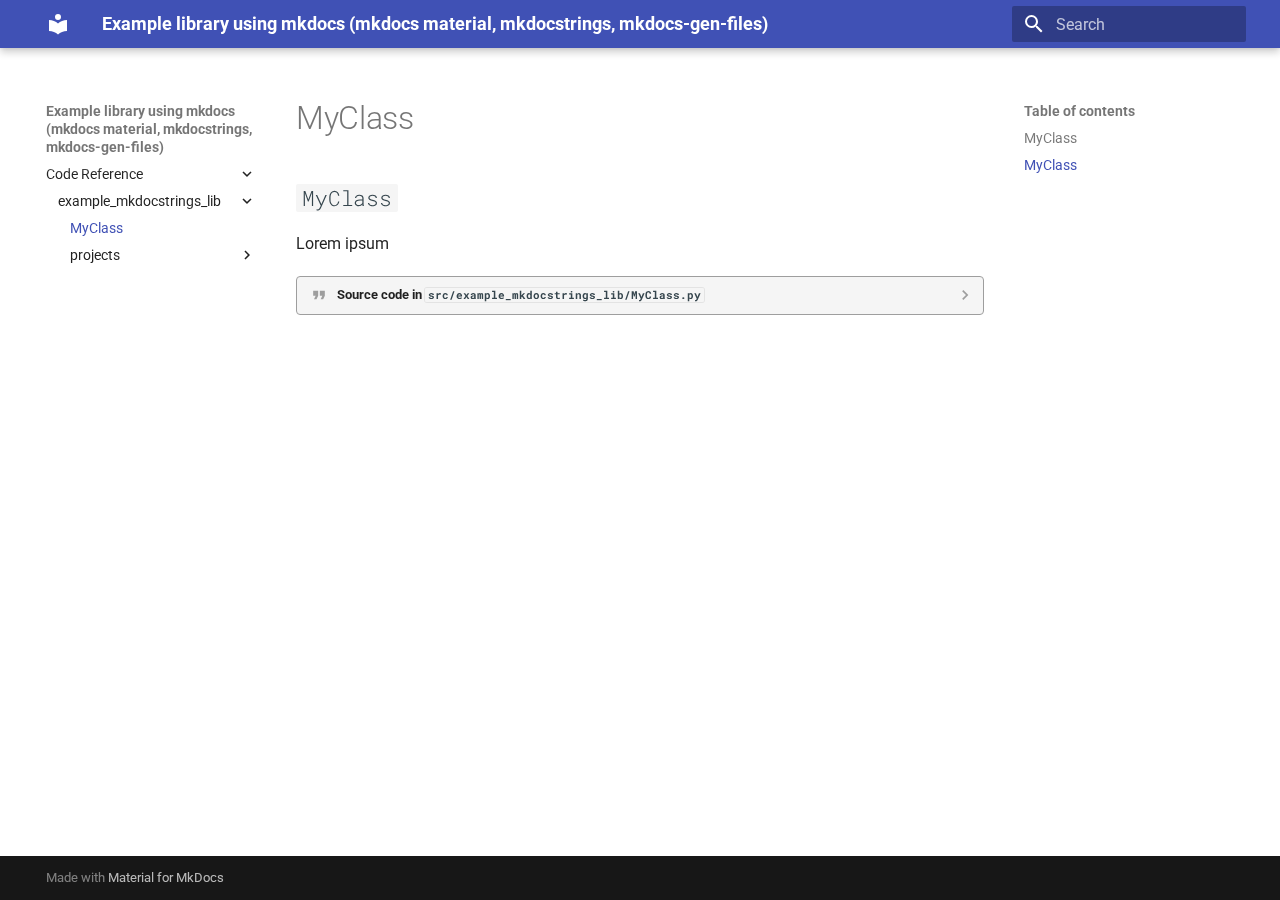
<file: site/reference/example_mkdocstrings_lib/MyClass/index.html>
<!doctype html>
<html lang="en" class="no-js">
  <head>
    
      <meta charset="utf-8">
      <meta name="viewport" content="width=device-width,initial-scale=1">
      
      
      
        <link rel="canonical" href="http://localhost:8080/reference/example_mkdocstrings_lib/MyClass/">
      
      
        <link rel="prev" href="../">
      
      
        <link rel="next" href="../projects/">
      
      
      <link rel="icon" href="../../../assets/images/favicon.png">
      <meta name="generator" content="mkdocs-1.6.1, mkdocs-material-9.6.18">
    
    
      
        <title>MyClass - Example library using mkdocs (mkdocs material, mkdocstrings, mkdocs-gen-files)</title>
      
    
    
      <link rel="stylesheet" href="../../../assets/stylesheets/main.7e37652d.min.css">
      
      


    
    
      
    
    
      
        
        
        <link rel="preconnect" href="https://fonts.gstatic.com" crossorigin>
        <link rel="stylesheet" href="https://fonts.googleapis.com/css?family=Roboto:300,300i,400,400i,700,700i%7CRoboto+Mono:400,400i,700,700i&display=fallback">
        <style>:root{--md-text-font:"Roboto";--md-code-font:"Roboto Mono"}</style>
      
    
    
      <link rel="stylesheet" href="../../../assets/_mkdocstrings.css">
    
      <link rel="stylesheet" href="../../../css/code_select.css">
    
    <script>__md_scope=new URL("../../..",location),__md_hash=e=>[...e].reduce(((e,_)=>(e<<5)-e+_.charCodeAt(0)),0),__md_get=(e,_=localStorage,t=__md_scope)=>JSON.parse(_.getItem(t.pathname+"."+e)),__md_set=(e,_,t=localStorage,a=__md_scope)=>{try{t.setItem(a.pathname+"."+e,JSON.stringify(_))}catch(e){}}</script>
    
      

    
    
    
  </head>
  
  
    <body dir="ltr">
  
    
    <input class="md-toggle" data-md-toggle="drawer" type="checkbox" id="__drawer" autocomplete="off">
    <input class="md-toggle" data-md-toggle="search" type="checkbox" id="__search" autocomplete="off">
    <label class="md-overlay" for="__drawer"></label>
    <div data-md-component="skip">
      
        
        <a href="#example_mkdocstrings_lib.MyClass" class="md-skip">
          Skip to content
        </a>
      
    </div>
    <div data-md-component="announce">
      
    </div>
    
    
      

  

<header class="md-header md-header--shadow" data-md-component="header">
  <nav class="md-header__inner md-grid" aria-label="Header">
    <a href="../../.." title="Example library using mkdocs (mkdocs material, mkdocstrings, mkdocs-gen-files)" class="md-header__button md-logo" aria-label="Example library using mkdocs (mkdocs material, mkdocstrings, mkdocs-gen-files)" data-md-component="logo">
      
  
  <svg xmlns="http://www.w3.org/2000/svg" viewBox="0 0 24 24"><path d="M12 8a3 3 0 0 0 3-3 3 3 0 0 0-3-3 3 3 0 0 0-3 3 3 3 0 0 0 3 3m0 3.54C9.64 9.35 6.5 8 3 8v11c3.5 0 6.64 1.35 9 3.54 2.36-2.19 5.5-3.54 9-3.54V8c-3.5 0-6.64 1.35-9 3.54"/></svg>

    </a>
    <label class="md-header__button md-icon" for="__drawer">
      
      <svg xmlns="http://www.w3.org/2000/svg" viewBox="0 0 24 24"><path d="M3 6h18v2H3zm0 5h18v2H3zm0 5h18v2H3z"/></svg>
    </label>
    <div class="md-header__title" data-md-component="header-title">
      <div class="md-header__ellipsis">
        <div class="md-header__topic">
          <span class="md-ellipsis">
            Example library using mkdocs (mkdocs material, mkdocstrings, mkdocs-gen-files)
          </span>
        </div>
        <div class="md-header__topic" data-md-component="header-topic">
          <span class="md-ellipsis">
            
              MyClass
            
          </span>
        </div>
      </div>
    </div>
    
    
      <script>var palette=__md_get("__palette");if(palette&&palette.color){if("(prefers-color-scheme)"===palette.color.media){var media=matchMedia("(prefers-color-scheme: light)"),input=document.querySelector(media.matches?"[data-md-color-media='(prefers-color-scheme: light)']":"[data-md-color-media='(prefers-color-scheme: dark)']");palette.color.media=input.getAttribute("data-md-color-media"),palette.color.scheme=input.getAttribute("data-md-color-scheme"),palette.color.primary=input.getAttribute("data-md-color-primary"),palette.color.accent=input.getAttribute("data-md-color-accent")}for(var[key,value]of Object.entries(palette.color))document.body.setAttribute("data-md-color-"+key,value)}</script>
    
    
    
      
      
        <label class="md-header__button md-icon" for="__search">
          
          <svg xmlns="http://www.w3.org/2000/svg" viewBox="0 0 24 24"><path d="M9.5 3A6.5 6.5 0 0 1 16 9.5c0 1.61-.59 3.09-1.56 4.23l.27.27h.79l5 5-1.5 1.5-5-5v-.79l-.27-.27A6.52 6.52 0 0 1 9.5 16 6.5 6.5 0 0 1 3 9.5 6.5 6.5 0 0 1 9.5 3m0 2C7 5 5 7 5 9.5S7 14 9.5 14 14 12 14 9.5 12 5 9.5 5"/></svg>
        </label>
        <div class="md-search" data-md-component="search" role="dialog">
  <label class="md-search__overlay" for="__search"></label>
  <div class="md-search__inner" role="search">
    <form class="md-search__form" name="search">
      <input type="text" class="md-search__input" name="query" aria-label="Search" placeholder="Search" autocapitalize="off" autocorrect="off" autocomplete="off" spellcheck="false" data-md-component="search-query" required>
      <label class="md-search__icon md-icon" for="__search">
        
        <svg xmlns="http://www.w3.org/2000/svg" viewBox="0 0 24 24"><path d="M9.5 3A6.5 6.5 0 0 1 16 9.5c0 1.61-.59 3.09-1.56 4.23l.27.27h.79l5 5-1.5 1.5-5-5v-.79l-.27-.27A6.52 6.52 0 0 1 9.5 16 6.5 6.5 0 0 1 3 9.5 6.5 6.5 0 0 1 9.5 3m0 2C7 5 5 7 5 9.5S7 14 9.5 14 14 12 14 9.5 12 5 9.5 5"/></svg>
        
        <svg xmlns="http://www.w3.org/2000/svg" viewBox="0 0 24 24"><path d="M20 11v2H8l5.5 5.5-1.42 1.42L4.16 12l7.92-7.92L13.5 5.5 8 11z"/></svg>
      </label>
      <nav class="md-search__options" aria-label="Search">
        
        <button type="reset" class="md-search__icon md-icon" title="Clear" aria-label="Clear" tabindex="-1">
          
          <svg xmlns="http://www.w3.org/2000/svg" viewBox="0 0 24 24"><path d="M19 6.41 17.59 5 12 10.59 6.41 5 5 6.41 10.59 12 5 17.59 6.41 19 12 13.41 17.59 19 19 17.59 13.41 12z"/></svg>
        </button>
      </nav>
      
    </form>
    <div class="md-search__output">
      <div class="md-search__scrollwrap" tabindex="0" data-md-scrollfix>
        <div class="md-search-result" data-md-component="search-result">
          <div class="md-search-result__meta">
            Initializing search
          </div>
          <ol class="md-search-result__list" role="presentation"></ol>
        </div>
      </div>
    </div>
  </div>
</div>
      
    
    
  </nav>
  
</header>
    
    <div class="md-container" data-md-component="container">
      
      
        
          
        
      
      <main class="md-main" data-md-component="main">
        <div class="md-main__inner md-grid">
          
            
              
              <div class="md-sidebar md-sidebar--primary" data-md-component="sidebar" data-md-type="navigation" >
                <div class="md-sidebar__scrollwrap">
                  <div class="md-sidebar__inner">
                    



<nav class="md-nav md-nav--primary" aria-label="Navigation" data-md-level="0">
  <label class="md-nav__title" for="__drawer">
    <a href="../../.." title="Example library using mkdocs (mkdocs material, mkdocstrings, mkdocs-gen-files)" class="md-nav__button md-logo" aria-label="Example library using mkdocs (mkdocs material, mkdocstrings, mkdocs-gen-files)" data-md-component="logo">
      
  
  <svg xmlns="http://www.w3.org/2000/svg" viewBox="0 0 24 24"><path d="M12 8a3 3 0 0 0 3-3 3 3 0 0 0-3-3 3 3 0 0 0-3 3 3 3 0 0 0 3 3m0 3.54C9.64 9.35 6.5 8 3 8v11c3.5 0 6.64 1.35 9 3.54 2.36-2.19 5.5-3.54 9-3.54V8c-3.5 0-6.64 1.35-9 3.54"/></svg>

    </a>
    Example library using mkdocs (mkdocs material, mkdocstrings, mkdocs-gen-files)
  </label>
  
  <ul class="md-nav__list" data-md-scrollfix>
    
      
      
  
  
    
  
  
  
    
    
    
    
    
    <li class="md-nav__item md-nav__item--active md-nav__item--nested">
      
        
        
        <input class="md-nav__toggle md-toggle " type="checkbox" id="__nav_1" checked>
        
          
          <label class="md-nav__link" for="__nav_1" id="__nav_1_label" tabindex="0">
            
  
  
  <span class="md-ellipsis">
    Code Reference
    
  </span>
  

            <span class="md-nav__icon md-icon"></span>
          </label>
        
        <nav class="md-nav" data-md-level="1" aria-labelledby="__nav_1_label" aria-expanded="true">
          <label class="md-nav__title" for="__nav_1">
            <span class="md-nav__icon md-icon"></span>
            Code Reference
          </label>
          <ul class="md-nav__list" data-md-scrollfix>
            
              
                
  
  
    
  
  
  
    
    
    
    
    
    <li class="md-nav__item md-nav__item--active md-nav__item--nested">
      
        
        
        <input class="md-nav__toggle md-toggle " type="checkbox" id="__nav_1_1" checked>
        
          
          <div class="md-nav__link md-nav__container">
            <a href="../" class="md-nav__link ">
              
  
  
  <span class="md-ellipsis">
    example_mkdocstrings_lib
    
  </span>
  

            </a>
            
              
              <label class="md-nav__link " for="__nav_1_1" id="__nav_1_1_label" tabindex="0">
                <span class="md-nav__icon md-icon"></span>
              </label>
            
          </div>
        
        <nav class="md-nav" data-md-level="2" aria-labelledby="__nav_1_1_label" aria-expanded="true">
          <label class="md-nav__title" for="__nav_1_1">
            <span class="md-nav__icon md-icon"></span>
            example_mkdocstrings_lib
          </label>
          <ul class="md-nav__list" data-md-scrollfix>
            
              
                
  
  
    
  
  
  
    <li class="md-nav__item md-nav__item--active">
      
      <input class="md-nav__toggle md-toggle" type="checkbox" id="__toc">
      
      
      
        <label class="md-nav__link md-nav__link--active" for="__toc">
          
  
  
  <span class="md-ellipsis">
    MyClass
    
  </span>
  

          <span class="md-nav__icon md-icon"></span>
        </label>
      
      <a href="./" class="md-nav__link md-nav__link--active">
        
  
  
  <span class="md-ellipsis">
    MyClass
    
  </span>
  

      </a>
      
        

<nav class="md-nav md-nav--secondary" aria-label="Table of contents">
  
  
  
  
    <label class="md-nav__title" for="__toc">
      <span class="md-nav__icon md-icon"></span>
      Table of contents
    </label>
    <ul class="md-nav__list" data-md-component="toc" data-md-scrollfix>
      
        <li class="md-nav__item">
  <a href="#example_mkdocstrings_lib.MyClass" class="md-nav__link">
    <span class="md-ellipsis">
      MyClass
    </span>
  </a>
  
</li>
      
        <li class="md-nav__item">
  <a href="#example_mkdocstrings_lib.MyClass.MyClass" class="md-nav__link">
    <span class="md-ellipsis">
      MyClass
    </span>
  </a>
  
</li>
      
    </ul>
  
</nav>
      
    </li>
  

              
            
              
                
  
  
  
  
    
    
    
    
    
    <li class="md-nav__item md-nav__item--nested">
      
        
        
        <input class="md-nav__toggle md-toggle " type="checkbox" id="__nav_1_1_2" >
        
          
          <div class="md-nav__link md-nav__container">
            <a href="../projects/" class="md-nav__link ">
              
  
  
  <span class="md-ellipsis">
    projects
    
  </span>
  

            </a>
            
              
              <label class="md-nav__link " for="__nav_1_1_2" id="__nav_1_1_2_label" tabindex="0">
                <span class="md-nav__icon md-icon"></span>
              </label>
            
          </div>
        
        <nav class="md-nav" data-md-level="3" aria-labelledby="__nav_1_1_2_label" aria-expanded="false">
          <label class="md-nav__title" for="__nav_1_1_2">
            <span class="md-nav__icon md-icon"></span>
            projects
          </label>
          <ul class="md-nav__list" data-md-scrollfix>
            
              
                
  
  
  
  
    <li class="md-nav__item">
      <a href="../projects/foo/" class="md-nav__link">
        
  
  
  <span class="md-ellipsis">
    foo
    
  </span>
  

      </a>
    </li>
  

              
            
          </ul>
        </nav>
      
    </li>
  

              
            
          </ul>
        </nav>
      
    </li>
  

              
            
          </ul>
        </nav>
      
    </li>
  

    
  </ul>
</nav>
                  </div>
                </div>
              </div>
            
            
              
              <div class="md-sidebar md-sidebar--secondary" data-md-component="sidebar" data-md-type="toc" >
                <div class="md-sidebar__scrollwrap">
                  <div class="md-sidebar__inner">
                    

<nav class="md-nav md-nav--secondary" aria-label="Table of contents">
  
  
  
  
    <label class="md-nav__title" for="__toc">
      <span class="md-nav__icon md-icon"></span>
      Table of contents
    </label>
    <ul class="md-nav__list" data-md-component="toc" data-md-scrollfix>
      
        <li class="md-nav__item">
  <a href="#example_mkdocstrings_lib.MyClass" class="md-nav__link">
    <span class="md-ellipsis">
      MyClass
    </span>
  </a>
  
</li>
      
        <li class="md-nav__item">
  <a href="#example_mkdocstrings_lib.MyClass.MyClass" class="md-nav__link">
    <span class="md-ellipsis">
      MyClass
    </span>
  </a>
  
</li>
      
    </ul>
  
</nav>
                  </div>
                </div>
              </div>
            
          
          
            <div class="md-content" data-md-component="content">
              <article class="md-content__inner md-typeset">
                
                  



  <h1>MyClass</h1>

<div class="doc doc-object doc-module">



<a id="example_mkdocstrings_lib.MyClass"></a>
    <div class="doc doc-contents first">










  <div class="doc doc-children">









<div class="doc doc-object doc-class">



<h2 id="example_mkdocstrings_lib.MyClass.MyClass" class="doc doc-heading">
            <code>MyClass</code>


</h2>


    <div class="doc doc-contents ">


        <p>Lorem ipsum</p>








              <details class="quote">
                <summary>Source code in <code>src/example_mkdocstrings_lib/MyClass.py</code></summary>
                <div class="language-python highlight" style="background: #0d1117"><table class="highlighttable"><tr><td class="linenos"><div class="linenodiv"><pre><span></span><span style="color: #6e7681; background-color: #0d1117; padding-left: 5px; padding-right: 5px;"> 4</span>
<span style="color: #6e7681; background-color: #0d1117; padding-left: 5px; padding-right: 5px;"> 5</span>
<span style="color: #6e7681; background-color: #0d1117; padding-left: 5px; padding-right: 5px;"> 6</span>
<span style="color: #6e7681; background-color: #0d1117; padding-left: 5px; padding-right: 5px;"> 7</span>
<span style="color: #6e7681; background-color: #0d1117; padding-left: 5px; padding-right: 5px;"> 8</span>
<span style="color: #6e7681; background-color: #0d1117; padding-left: 5px; padding-right: 5px;"> 9</span>
<span style="color: #6e7681; background-color: #0d1117; padding-left: 5px; padding-right: 5px;">10</span>
<span style="color: #6e7681; background-color: #0d1117; padding-left: 5px; padding-right: 5px;">11</span>
<span style="color: #6e7681; background-color: #0d1117; padding-left: 5px; padding-right: 5px;">12</span>
<span style="color: #6e7681; background-color: #0d1117; padding-left: 5px; padding-right: 5px;">13</span>
<span style="color: #6e7681; background-color: #0d1117; padding-left: 5px; padding-right: 5px;">14</span></pre></div></td><td class="code"><div><pre style="line-height: 125%;"><span></span><code><span style="color: #FF7B72">class</span><span style="color: #6E7681"> </span><span style="color: #F0883E; font-weight: bold">MyClass</span><span style="color: #E6EDF3">:</span>
<span style="color: #6E7681">    </span><span style="color: #A5D6FF">&quot;&quot;&quot;</span>
<span style="color: #A5D6FF">    Lorem ipsum</span>
<span style="color: #A5D6FF">    &quot;&quot;&quot;</span>

    <span style="color: #FF7B72">def</span><span style="color: #6E7681"> </span><span style="color: #D2A8FF; font-weight: bold">__init__</span><span style="color: #E6EDF3">(self,</span> <span style="color: #E6EDF3">foo:</span> <span style="color: #E6EDF3">str)</span> <span style="color: #FF7B72; font-weight: bold">-&gt;</span> <span style="color: #79C0FF">None</span><span style="color: #E6EDF3">:</span>
        <span style="color: #E6EDF3">self</span><span style="color: #FF7B72; font-weight: bold">.</span><span style="color: #E6EDF3">foo:</span> <span style="color: #E6EDF3">str</span> <span style="color: #FF7B72; font-weight: bold">=</span> <span style="color: #E6EDF3">foo</span>

    <span style="color: #D2A8FF; font-weight: bold">@override</span>
    <span style="color: #FF7B72">def</span><span style="color: #6E7681"> </span><span style="color: #D2A8FF; font-weight: bold">__str__</span><span style="color: #E6EDF3">(self)</span> <span style="color: #FF7B72; font-weight: bold">-&gt;</span> <span style="color: #E6EDF3">str:</span>
        <span style="color: #FF7B72">return</span> <span style="color: #E6EDF3">self</span><span style="color: #FF7B72; font-weight: bold">.</span><span style="color: #E6EDF3">foo</span>
</code></pre></div></td></tr></table></div>
              </details>



  <div class="doc doc-children">












  </div>

    </div>

</div>




  </div>

    </div>

</div>












                
              </article>
            </div>
          
          
<script>var target=document.getElementById(location.hash.slice(1));target&&target.name&&(target.checked=target.name.startsWith("__tabbed_"))</script>
        </div>
        
      </main>
      
        <footer class="md-footer">
  
  <div class="md-footer-meta md-typeset">
    <div class="md-footer-meta__inner md-grid">
      <div class="md-copyright">
  
  
    Made with
    <a href="https://squidfunk.github.io/mkdocs-material/" target="_blank" rel="noopener">
      Material for MkDocs
    </a>
  
</div>
      
    </div>
  </div>
</footer>
      
    </div>
    <div class="md-dialog" data-md-component="dialog">
      <div class="md-dialog__inner md-typeset"></div>
    </div>
    
    
    
      
      <script id="__config" type="application/json">{"base": "../../..", "features": ["content.code.copy", "content.code.select"], "search": "../../../assets/javascripts/workers/search.973d3a69.min.js", "tags": null, "translations": {"clipboard.copied": "Copied to clipboard", "clipboard.copy": "Copy to clipboard", "search.result.more.one": "1 more on this page", "search.result.more.other": "# more on this page", "search.result.none": "No matching documents", "search.result.one": "1 matching document", "search.result.other": "# matching documents", "search.result.placeholder": "Type to start searching", "search.result.term.missing": "Missing", "select.version": "Select version"}, "version": null}</script>
    
    
      <script src="../../../assets/javascripts/bundle.92b07e13.min.js"></script>
      
    
  </body>
</html>
</file>
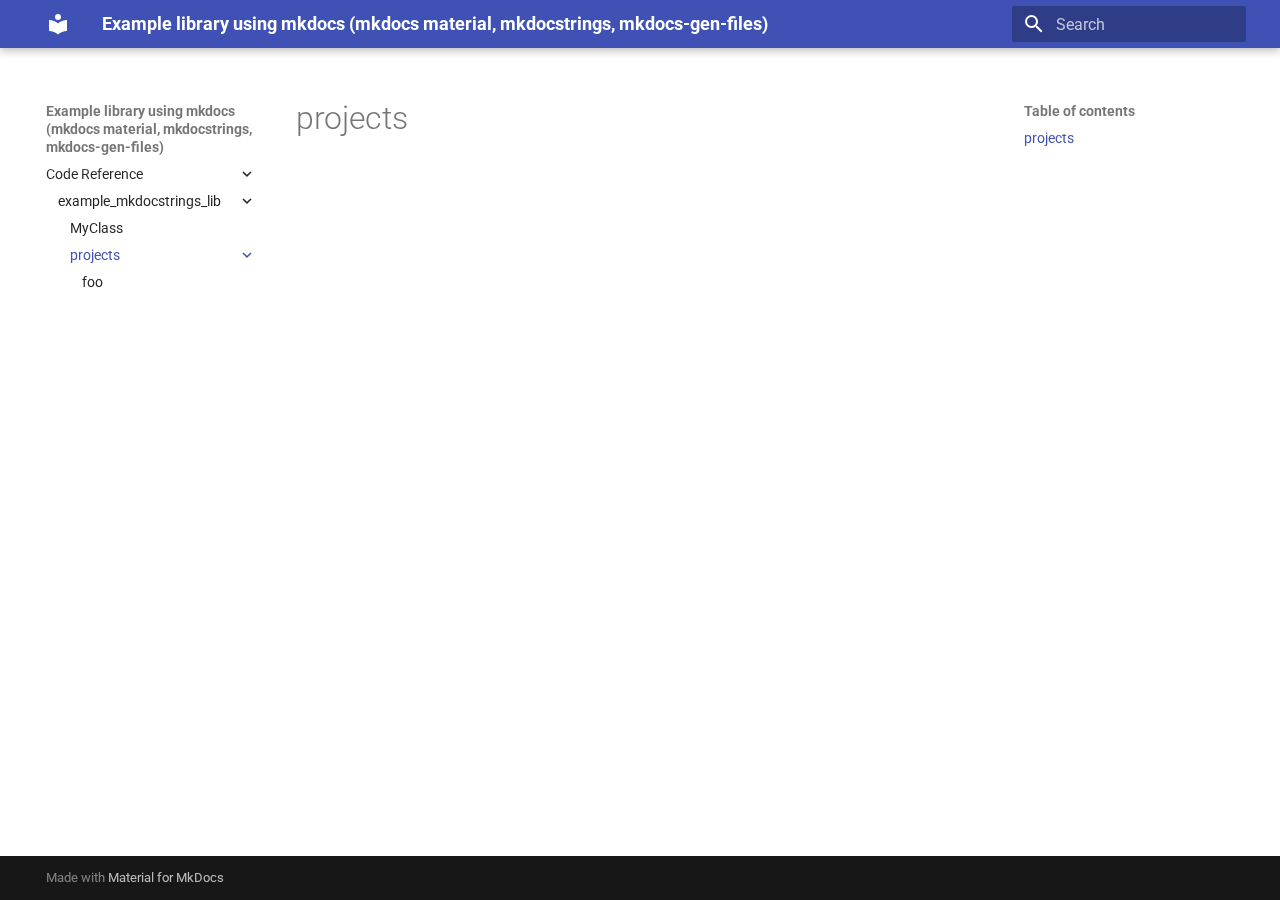
<file: site/reference/example_mkdocstrings_lib/projects/index.html>
<!doctype html>
<html lang="en" class="no-js">
  <head>
    
      <meta charset="utf-8">
      <meta name="viewport" content="width=device-width,initial-scale=1">
      
      
      
        <link rel="canonical" href="http://localhost:8080/reference/example_mkdocstrings_lib/projects/">
      
      
        <link rel="prev" href="../MyClass/">
      
      
        <link rel="next" href="foo/">
      
      
      <link rel="icon" href="../../../assets/images/favicon.png">
      <meta name="generator" content="mkdocs-1.6.1, mkdocs-material-9.6.18">
    
    
      
        <title>projects - Example library using mkdocs (mkdocs material, mkdocstrings, mkdocs-gen-files)</title>
      
    
    
      <link rel="stylesheet" href="../../../assets/stylesheets/main.7e37652d.min.css">
      
      


    
    
      
    
    
      
        
        
        <link rel="preconnect" href="https://fonts.gstatic.com" crossorigin>
        <link rel="stylesheet" href="https://fonts.googleapis.com/css?family=Roboto:300,300i,400,400i,700,700i%7CRoboto+Mono:400,400i,700,700i&display=fallback">
        <style>:root{--md-text-font:"Roboto";--md-code-font:"Roboto Mono"}</style>
      
    
    
      <link rel="stylesheet" href="../../../assets/_mkdocstrings.css">
    
      <link rel="stylesheet" href="../../../css/code_select.css">
    
    <script>__md_scope=new URL("../../..",location),__md_hash=e=>[...e].reduce(((e,_)=>(e<<5)-e+_.charCodeAt(0)),0),__md_get=(e,_=localStorage,t=__md_scope)=>JSON.parse(_.getItem(t.pathname+"."+e)),__md_set=(e,_,t=localStorage,a=__md_scope)=>{try{t.setItem(a.pathname+"."+e,JSON.stringify(_))}catch(e){}}</script>
    
      

    
    
    
  </head>
  
  
    <body dir="ltr">
  
    
    <input class="md-toggle" data-md-toggle="drawer" type="checkbox" id="__drawer" autocomplete="off">
    <input class="md-toggle" data-md-toggle="search" type="checkbox" id="__search" autocomplete="off">
    <label class="md-overlay" for="__drawer"></label>
    <div data-md-component="skip">
      
        
        <a href="#example_mkdocstrings_lib.projects" class="md-skip">
          Skip to content
        </a>
      
    </div>
    <div data-md-component="announce">
      
    </div>
    
    
      

  

<header class="md-header md-header--shadow" data-md-component="header">
  <nav class="md-header__inner md-grid" aria-label="Header">
    <a href="../../.." title="Example library using mkdocs (mkdocs material, mkdocstrings, mkdocs-gen-files)" class="md-header__button md-logo" aria-label="Example library using mkdocs (mkdocs material, mkdocstrings, mkdocs-gen-files)" data-md-component="logo">
      
  
  <svg xmlns="http://www.w3.org/2000/svg" viewBox="0 0 24 24"><path d="M12 8a3 3 0 0 0 3-3 3 3 0 0 0-3-3 3 3 0 0 0-3 3 3 3 0 0 0 3 3m0 3.54C9.64 9.35 6.5 8 3 8v11c3.5 0 6.64 1.35 9 3.54 2.36-2.19 5.5-3.54 9-3.54V8c-3.5 0-6.64 1.35-9 3.54"/></svg>

    </a>
    <label class="md-header__button md-icon" for="__drawer">
      
      <svg xmlns="http://www.w3.org/2000/svg" viewBox="0 0 24 24"><path d="M3 6h18v2H3zm0 5h18v2H3zm0 5h18v2H3z"/></svg>
    </label>
    <div class="md-header__title" data-md-component="header-title">
      <div class="md-header__ellipsis">
        <div class="md-header__topic">
          <span class="md-ellipsis">
            Example library using mkdocs (mkdocs material, mkdocstrings, mkdocs-gen-files)
          </span>
        </div>
        <div class="md-header__topic" data-md-component="header-topic">
          <span class="md-ellipsis">
            
              projects
            
          </span>
        </div>
      </div>
    </div>
    
    
      <script>var palette=__md_get("__palette");if(palette&&palette.color){if("(prefers-color-scheme)"===palette.color.media){var media=matchMedia("(prefers-color-scheme: light)"),input=document.querySelector(media.matches?"[data-md-color-media='(prefers-color-scheme: light)']":"[data-md-color-media='(prefers-color-scheme: dark)']");palette.color.media=input.getAttribute("data-md-color-media"),palette.color.scheme=input.getAttribute("data-md-color-scheme"),palette.color.primary=input.getAttribute("data-md-color-primary"),palette.color.accent=input.getAttribute("data-md-color-accent")}for(var[key,value]of Object.entries(palette.color))document.body.setAttribute("data-md-color-"+key,value)}</script>
    
    
    
      
      
        <label class="md-header__button md-icon" for="__search">
          
          <svg xmlns="http://www.w3.org/2000/svg" viewBox="0 0 24 24"><path d="M9.5 3A6.5 6.5 0 0 1 16 9.5c0 1.61-.59 3.09-1.56 4.23l.27.27h.79l5 5-1.5 1.5-5-5v-.79l-.27-.27A6.52 6.52 0 0 1 9.5 16 6.5 6.5 0 0 1 3 9.5 6.5 6.5 0 0 1 9.5 3m0 2C7 5 5 7 5 9.5S7 14 9.5 14 14 12 14 9.5 12 5 9.5 5"/></svg>
        </label>
        <div class="md-search" data-md-component="search" role="dialog">
  <label class="md-search__overlay" for="__search"></label>
  <div class="md-search__inner" role="search">
    <form class="md-search__form" name="search">
      <input type="text" class="md-search__input" name="query" aria-label="Search" placeholder="Search" autocapitalize="off" autocorrect="off" autocomplete="off" spellcheck="false" data-md-component="search-query" required>
      <label class="md-search__icon md-icon" for="__search">
        
        <svg xmlns="http://www.w3.org/2000/svg" viewBox="0 0 24 24"><path d="M9.5 3A6.5 6.5 0 0 1 16 9.5c0 1.61-.59 3.09-1.56 4.23l.27.27h.79l5 5-1.5 1.5-5-5v-.79l-.27-.27A6.52 6.52 0 0 1 9.5 16 6.5 6.5 0 0 1 3 9.5 6.5 6.5 0 0 1 9.5 3m0 2C7 5 5 7 5 9.5S7 14 9.5 14 14 12 14 9.5 12 5 9.5 5"/></svg>
        
        <svg xmlns="http://www.w3.org/2000/svg" viewBox="0 0 24 24"><path d="M20 11v2H8l5.5 5.5-1.42 1.42L4.16 12l7.92-7.92L13.5 5.5 8 11z"/></svg>
      </label>
      <nav class="md-search__options" aria-label="Search">
        
        <button type="reset" class="md-search__icon md-icon" title="Clear" aria-label="Clear" tabindex="-1">
          
          <svg xmlns="http://www.w3.org/2000/svg" viewBox="0 0 24 24"><path d="M19 6.41 17.59 5 12 10.59 6.41 5 5 6.41 10.59 12 5 17.59 6.41 19 12 13.41 17.59 19 19 17.59 13.41 12z"/></svg>
        </button>
      </nav>
      
    </form>
    <div class="md-search__output">
      <div class="md-search__scrollwrap" tabindex="0" data-md-scrollfix>
        <div class="md-search-result" data-md-component="search-result">
          <div class="md-search-result__meta">
            Initializing search
          </div>
          <ol class="md-search-result__list" role="presentation"></ol>
        </div>
      </div>
    </div>
  </div>
</div>
      
    
    
  </nav>
  
</header>
    
    <div class="md-container" data-md-component="container">
      
      
        
          
        
      
      <main class="md-main" data-md-component="main">
        <div class="md-main__inner md-grid">
          
            
              
              <div class="md-sidebar md-sidebar--primary" data-md-component="sidebar" data-md-type="navigation" >
                <div class="md-sidebar__scrollwrap">
                  <div class="md-sidebar__inner">
                    



<nav class="md-nav md-nav--primary" aria-label="Navigation" data-md-level="0">
  <label class="md-nav__title" for="__drawer">
    <a href="../../.." title="Example library using mkdocs (mkdocs material, mkdocstrings, mkdocs-gen-files)" class="md-nav__button md-logo" aria-label="Example library using mkdocs (mkdocs material, mkdocstrings, mkdocs-gen-files)" data-md-component="logo">
      
  
  <svg xmlns="http://www.w3.org/2000/svg" viewBox="0 0 24 24"><path d="M12 8a3 3 0 0 0 3-3 3 3 0 0 0-3-3 3 3 0 0 0-3 3 3 3 0 0 0 3 3m0 3.54C9.64 9.35 6.5 8 3 8v11c3.5 0 6.64 1.35 9 3.54 2.36-2.19 5.5-3.54 9-3.54V8c-3.5 0-6.64 1.35-9 3.54"/></svg>

    </a>
    Example library using mkdocs (mkdocs material, mkdocstrings, mkdocs-gen-files)
  </label>
  
  <ul class="md-nav__list" data-md-scrollfix>
    
      
      
  
  
    
  
  
  
    
    
    
    
    
    <li class="md-nav__item md-nav__item--active md-nav__item--nested">
      
        
        
        <input class="md-nav__toggle md-toggle " type="checkbox" id="__nav_1" checked>
        
          
          <label class="md-nav__link" for="__nav_1" id="__nav_1_label" tabindex="0">
            
  
  
  <span class="md-ellipsis">
    Code Reference
    
  </span>
  

            <span class="md-nav__icon md-icon"></span>
          </label>
        
        <nav class="md-nav" data-md-level="1" aria-labelledby="__nav_1_label" aria-expanded="true">
          <label class="md-nav__title" for="__nav_1">
            <span class="md-nav__icon md-icon"></span>
            Code Reference
          </label>
          <ul class="md-nav__list" data-md-scrollfix>
            
              
                
  
  
    
  
  
  
    
    
    
    
    
    <li class="md-nav__item md-nav__item--active md-nav__item--nested">
      
        
        
        <input class="md-nav__toggle md-toggle " type="checkbox" id="__nav_1_1" checked>
        
          
          <div class="md-nav__link md-nav__container">
            <a href="../" class="md-nav__link ">
              
  
  
  <span class="md-ellipsis">
    example_mkdocstrings_lib
    
  </span>
  

            </a>
            
              
              <label class="md-nav__link " for="__nav_1_1" id="__nav_1_1_label" tabindex="0">
                <span class="md-nav__icon md-icon"></span>
              </label>
            
          </div>
        
        <nav class="md-nav" data-md-level="2" aria-labelledby="__nav_1_1_label" aria-expanded="true">
          <label class="md-nav__title" for="__nav_1_1">
            <span class="md-nav__icon md-icon"></span>
            example_mkdocstrings_lib
          </label>
          <ul class="md-nav__list" data-md-scrollfix>
            
              
                
  
  
  
  
    <li class="md-nav__item">
      <a href="../MyClass/" class="md-nav__link">
        
  
  
  <span class="md-ellipsis">
    MyClass
    
  </span>
  

      </a>
    </li>
  

              
            
              
                
  
  
    
  
  
  
    
    
    
    
    
    <li class="md-nav__item md-nav__item--active md-nav__item--nested">
      
        
        
        <input class="md-nav__toggle md-toggle " type="checkbox" id="__nav_1_1_2" checked>
        
          
          <div class="md-nav__link md-nav__container">
            <a href="./" class="md-nav__link md-nav__link--active">
              
  
  
  <span class="md-ellipsis">
    projects
    
  </span>
  

            </a>
            
              
              <label class="md-nav__link md-nav__link--active" for="__nav_1_1_2" id="__nav_1_1_2_label" tabindex="0">
                <span class="md-nav__icon md-icon"></span>
              </label>
            
          </div>
        
        <nav class="md-nav" data-md-level="3" aria-labelledby="__nav_1_1_2_label" aria-expanded="true">
          <label class="md-nav__title" for="__nav_1_1_2">
            <span class="md-nav__icon md-icon"></span>
            projects
          </label>
          <ul class="md-nav__list" data-md-scrollfix>
            
              
                
  
  
  
  
    <li class="md-nav__item">
      <a href="foo/" class="md-nav__link">
        
  
  
  <span class="md-ellipsis">
    foo
    
  </span>
  

      </a>
    </li>
  

              
            
          </ul>
        </nav>
      
    </li>
  

              
            
          </ul>
        </nav>
      
    </li>
  

              
            
          </ul>
        </nav>
      
    </li>
  

    
  </ul>
</nav>
                  </div>
                </div>
              </div>
            
            
              
              <div class="md-sidebar md-sidebar--secondary" data-md-component="sidebar" data-md-type="toc" >
                <div class="md-sidebar__scrollwrap">
                  <div class="md-sidebar__inner">
                    

<nav class="md-nav md-nav--secondary" aria-label="Table of contents">
  
  
  
  
    <label class="md-nav__title" for="__toc">
      <span class="md-nav__icon md-icon"></span>
      Table of contents
    </label>
    <ul class="md-nav__list" data-md-component="toc" data-md-scrollfix>
      
        <li class="md-nav__item">
  <a href="#example_mkdocstrings_lib.projects" class="md-nav__link">
    <span class="md-ellipsis">
      projects
    </span>
  </a>
  
</li>
      
    </ul>
  
</nav>
                  </div>
                </div>
              </div>
            
          
          
            <div class="md-content" data-md-component="content">
              <article class="md-content__inner md-typeset">
                
                  



  <h1>projects</h1>

<div class="doc doc-object doc-module">



<a id="example_mkdocstrings_lib.projects"></a>
    <div class="doc doc-contents first">










  <div class="doc doc-children">












  </div>

    </div>

</div>












                
              </article>
            </div>
          
          
<script>var target=document.getElementById(location.hash.slice(1));target&&target.name&&(target.checked=target.name.startsWith("__tabbed_"))</script>
        </div>
        
      </main>
      
        <footer class="md-footer">
  
  <div class="md-footer-meta md-typeset">
    <div class="md-footer-meta__inner md-grid">
      <div class="md-copyright">
  
  
    Made with
    <a href="https://squidfunk.github.io/mkdocs-material/" target="_blank" rel="noopener">
      Material for MkDocs
    </a>
  
</div>
      
    </div>
  </div>
</footer>
      
    </div>
    <div class="md-dialog" data-md-component="dialog">
      <div class="md-dialog__inner md-typeset"></div>
    </div>
    
    
    
      
      <script id="__config" type="application/json">{"base": "../../..", "features": ["content.code.copy", "content.code.select"], "search": "../../../assets/javascripts/workers/search.973d3a69.min.js", "tags": null, "translations": {"clipboard.copied": "Copied to clipboard", "clipboard.copy": "Copy to clipboard", "search.result.more.one": "1 more on this page", "search.result.more.other": "# more on this page", "search.result.none": "No matching documents", "search.result.one": "1 matching document", "search.result.other": "# matching documents", "search.result.placeholder": "Type to start searching", "search.result.term.missing": "Missing", "select.version": "Select version"}, "version": null}</script>
    
    
      <script src="../../../assets/javascripts/bundle.92b07e13.min.js"></script>
      
    
  </body>
</html>
</file>
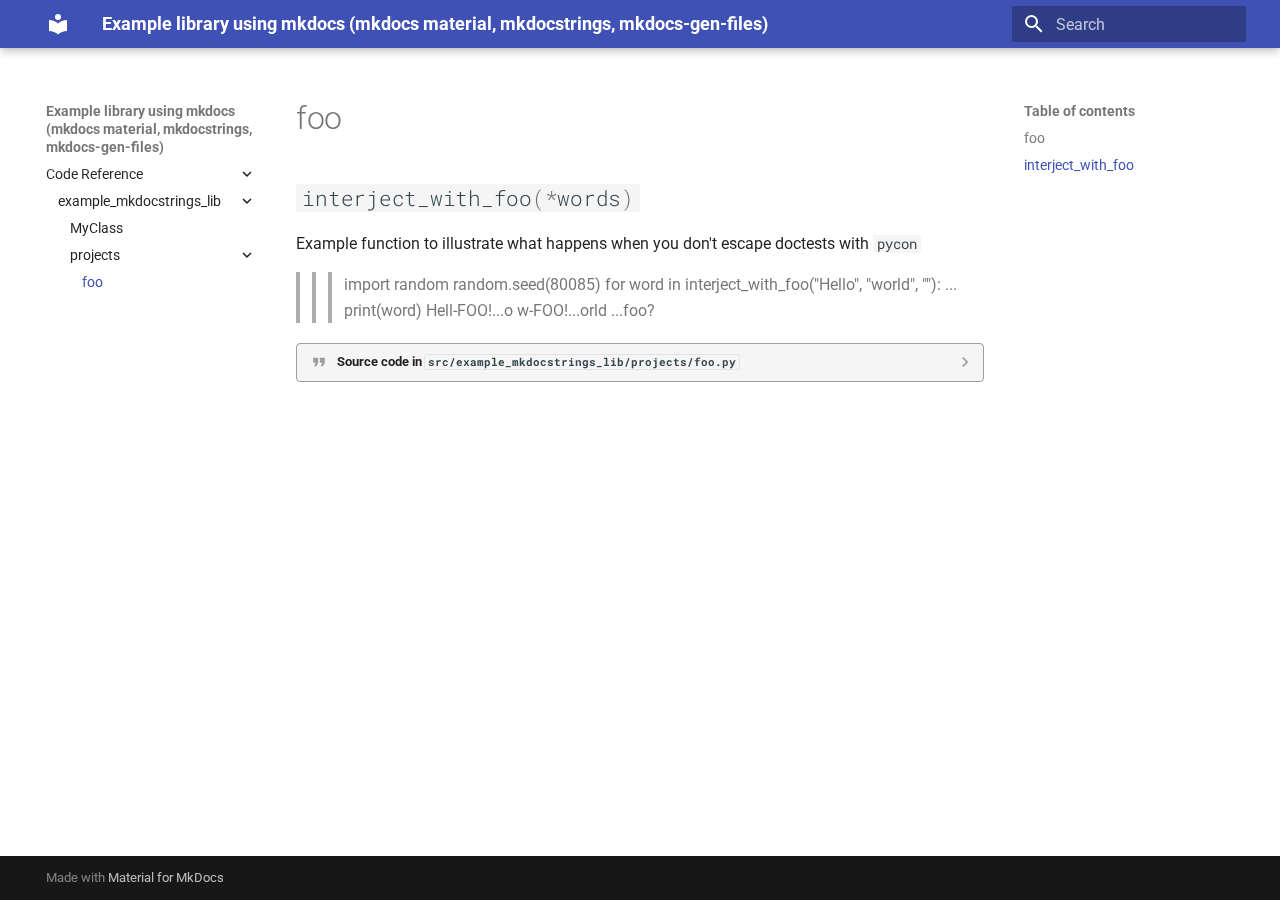
<file: site/reference/example_mkdocstrings_lib/projects/foo/index.html>
<!doctype html>
<html lang="en" class="no-js">
  <head>
    
      <meta charset="utf-8">
      <meta name="viewport" content="width=device-width,initial-scale=1">
      
      
      
        <link rel="canonical" href="http://localhost:8080/reference/example_mkdocstrings_lib/projects/foo/">
      
      
        <link rel="prev" href="../">
      
      
      
      <link rel="icon" href="../../../../assets/images/favicon.png">
      <meta name="generator" content="mkdocs-1.6.1, mkdocs-material-9.6.18">
    
    
      
        <title>foo - Example library using mkdocs (mkdocs material, mkdocstrings, mkdocs-gen-files)</title>
      
    
    
      <link rel="stylesheet" href="../../../../assets/stylesheets/main.7e37652d.min.css">
      
      


    
    
      
    
    
      
        
        
        <link rel="preconnect" href="https://fonts.gstatic.com" crossorigin>
        <link rel="stylesheet" href="https://fonts.googleapis.com/css?family=Roboto:300,300i,400,400i,700,700i%7CRoboto+Mono:400,400i,700,700i&display=fallback">
        <style>:root{--md-text-font:"Roboto";--md-code-font:"Roboto Mono"}</style>
      
    
    
      <link rel="stylesheet" href="../../../../assets/_mkdocstrings.css">
    
    <script>__md_scope=new URL("../../../..",location),__md_hash=e=>[...e].reduce(((e,_)=>(e<<5)-e+_.charCodeAt(0)),0),__md_get=(e,_=localStorage,t=__md_scope)=>JSON.parse(_.getItem(t.pathname+"."+e)),__md_set=(e,_,t=localStorage,a=__md_scope)=>{try{t.setItem(a.pathname+"."+e,JSON.stringify(_))}catch(e){}}</script>
    
      

    
    
    
  </head>
  
  
    <body dir="ltr">
  
    
    <input class="md-toggle" data-md-toggle="drawer" type="checkbox" id="__drawer" autocomplete="off">
    <input class="md-toggle" data-md-toggle="search" type="checkbox" id="__search" autocomplete="off">
    <label class="md-overlay" for="__drawer"></label>
    <div data-md-component="skip">
      
        
        <a href="#example_mkdocstrings_lib.projects.foo" class="md-skip">
          Skip to content
        </a>
      
    </div>
    <div data-md-component="announce">
      
    </div>
    
    
      

  

<header class="md-header md-header--shadow" data-md-component="header">
  <nav class="md-header__inner md-grid" aria-label="Header">
    <a href="../../../.." title="Example library using mkdocs (mkdocs material, mkdocstrings, mkdocs-gen-files)" class="md-header__button md-logo" aria-label="Example library using mkdocs (mkdocs material, mkdocstrings, mkdocs-gen-files)" data-md-component="logo">
      
  
  <svg xmlns="http://www.w3.org/2000/svg" viewBox="0 0 24 24"><path d="M12 8a3 3 0 0 0 3-3 3 3 0 0 0-3-3 3 3 0 0 0-3 3 3 3 0 0 0 3 3m0 3.54C9.64 9.35 6.5 8 3 8v11c3.5 0 6.64 1.35 9 3.54 2.36-2.19 5.5-3.54 9-3.54V8c-3.5 0-6.64 1.35-9 3.54"/></svg>

    </a>
    <label class="md-header__button md-icon" for="__drawer">
      
      <svg xmlns="http://www.w3.org/2000/svg" viewBox="0 0 24 24"><path d="M3 6h18v2H3zm0 5h18v2H3zm0 5h18v2H3z"/></svg>
    </label>
    <div class="md-header__title" data-md-component="header-title">
      <div class="md-header__ellipsis">
        <div class="md-header__topic">
          <span class="md-ellipsis">
            Example library using mkdocs (mkdocs material, mkdocstrings, mkdocs-gen-files)
          </span>
        </div>
        <div class="md-header__topic" data-md-component="header-topic">
          <span class="md-ellipsis">
            
              foo
            
          </span>
        </div>
      </div>
    </div>
    
    
      <script>var palette=__md_get("__palette");if(palette&&palette.color){if("(prefers-color-scheme)"===palette.color.media){var media=matchMedia("(prefers-color-scheme: light)"),input=document.querySelector(media.matches?"[data-md-color-media='(prefers-color-scheme: light)']":"[data-md-color-media='(prefers-color-scheme: dark)']");palette.color.media=input.getAttribute("data-md-color-media"),palette.color.scheme=input.getAttribute("data-md-color-scheme"),palette.color.primary=input.getAttribute("data-md-color-primary"),palette.color.accent=input.getAttribute("data-md-color-accent")}for(var[key,value]of Object.entries(palette.color))document.body.setAttribute("data-md-color-"+key,value)}</script>
    
    
    
      
      
        <label class="md-header__button md-icon" for="__search">
          
          <svg xmlns="http://www.w3.org/2000/svg" viewBox="0 0 24 24"><path d="M9.5 3A6.5 6.5 0 0 1 16 9.5c0 1.61-.59 3.09-1.56 4.23l.27.27h.79l5 5-1.5 1.5-5-5v-.79l-.27-.27A6.52 6.52 0 0 1 9.5 16 6.5 6.5 0 0 1 3 9.5 6.5 6.5 0 0 1 9.5 3m0 2C7 5 5 7 5 9.5S7 14 9.5 14 14 12 14 9.5 12 5 9.5 5"/></svg>
        </label>
        <div class="md-search" data-md-component="search" role="dialog">
  <label class="md-search__overlay" for="__search"></label>
  <div class="md-search__inner" role="search">
    <form class="md-search__form" name="search">
      <input type="text" class="md-search__input" name="query" aria-label="Search" placeholder="Search" autocapitalize="off" autocorrect="off" autocomplete="off" spellcheck="false" data-md-component="search-query" required>
      <label class="md-search__icon md-icon" for="__search">
        
        <svg xmlns="http://www.w3.org/2000/svg" viewBox="0 0 24 24"><path d="M9.5 3A6.5 6.5 0 0 1 16 9.5c0 1.61-.59 3.09-1.56 4.23l.27.27h.79l5 5-1.5 1.5-5-5v-.79l-.27-.27A6.52 6.52 0 0 1 9.5 16 6.5 6.5 0 0 1 3 9.5 6.5 6.5 0 0 1 9.5 3m0 2C7 5 5 7 5 9.5S7 14 9.5 14 14 12 14 9.5 12 5 9.5 5"/></svg>
        
        <svg xmlns="http://www.w3.org/2000/svg" viewBox="0 0 24 24"><path d="M20 11v2H8l5.5 5.5-1.42 1.42L4.16 12l7.92-7.92L13.5 5.5 8 11z"/></svg>
      </label>
      <nav class="md-search__options" aria-label="Search">
        
        <button type="reset" class="md-search__icon md-icon" title="Clear" aria-label="Clear" tabindex="-1">
          
          <svg xmlns="http://www.w3.org/2000/svg" viewBox="0 0 24 24"><path d="M19 6.41 17.59 5 12 10.59 6.41 5 5 6.41 10.59 12 5 17.59 6.41 19 12 13.41 17.59 19 19 17.59 13.41 12z"/></svg>
        </button>
      </nav>
      
    </form>
    <div class="md-search__output">
      <div class="md-search__scrollwrap" tabindex="0" data-md-scrollfix>
        <div class="md-search-result" data-md-component="search-result">
          <div class="md-search-result__meta">
            Initializing search
          </div>
          <ol class="md-search-result__list" role="presentation"></ol>
        </div>
      </div>
    </div>
  </div>
</div>
      
    
    
  </nav>
  
</header>
    
    <div class="md-container" data-md-component="container">
      
      
        
          
        
      
      <main class="md-main" data-md-component="main">
        <div class="md-main__inner md-grid">
          
            
              
              <div class="md-sidebar md-sidebar--primary" data-md-component="sidebar" data-md-type="navigation" >
                <div class="md-sidebar__scrollwrap">
                  <div class="md-sidebar__inner">
                    



<nav class="md-nav md-nav--primary" aria-label="Navigation" data-md-level="0">
  <label class="md-nav__title" for="__drawer">
    <a href="../../../.." title="Example library using mkdocs (mkdocs material, mkdocstrings, mkdocs-gen-files)" class="md-nav__button md-logo" aria-label="Example library using mkdocs (mkdocs material, mkdocstrings, mkdocs-gen-files)" data-md-component="logo">
      
  
  <svg xmlns="http://www.w3.org/2000/svg" viewBox="0 0 24 24"><path d="M12 8a3 3 0 0 0 3-3 3 3 0 0 0-3-3 3 3 0 0 0-3 3 3 3 0 0 0 3 3m0 3.54C9.64 9.35 6.5 8 3 8v11c3.5 0 6.64 1.35 9 3.54 2.36-2.19 5.5-3.54 9-3.54V8c-3.5 0-6.64 1.35-9 3.54"/></svg>

    </a>
    Example library using mkdocs (mkdocs material, mkdocstrings, mkdocs-gen-files)
  </label>
  
  <ul class="md-nav__list" data-md-scrollfix>
    
      
      
  
  
    
  
  
  
    
    
    
    
    
    <li class="md-nav__item md-nav__item--active md-nav__item--nested">
      
        
        
        <input class="md-nav__toggle md-toggle " type="checkbox" id="__nav_1" checked>
        
          
          <label class="md-nav__link" for="__nav_1" id="__nav_1_label" tabindex="0">
            
  
  
  <span class="md-ellipsis">
    Code Reference
    
  </span>
  

            <span class="md-nav__icon md-icon"></span>
          </label>
        
        <nav class="md-nav" data-md-level="1" aria-labelledby="__nav_1_label" aria-expanded="true">
          <label class="md-nav__title" for="__nav_1">
            <span class="md-nav__icon md-icon"></span>
            Code Reference
          </label>
          <ul class="md-nav__list" data-md-scrollfix>
            
              
                
  
  
    
  
  
  
    
    
    
    
    
    <li class="md-nav__item md-nav__item--active md-nav__item--nested">
      
        
        
        <input class="md-nav__toggle md-toggle " type="checkbox" id="__nav_1_1" checked>
        
          
          <div class="md-nav__link md-nav__container">
            <a href="../../" class="md-nav__link ">
              
  
  
  <span class="md-ellipsis">
    example_mkdocstrings_lib
    
  </span>
  

            </a>
            
              
              <label class="md-nav__link " for="__nav_1_1" id="__nav_1_1_label" tabindex="0">
                <span class="md-nav__icon md-icon"></span>
              </label>
            
          </div>
        
        <nav class="md-nav" data-md-level="2" aria-labelledby="__nav_1_1_label" aria-expanded="true">
          <label class="md-nav__title" for="__nav_1_1">
            <span class="md-nav__icon md-icon"></span>
            example_mkdocstrings_lib
          </label>
          <ul class="md-nav__list" data-md-scrollfix>
            
              
                
  
  
  
  
    <li class="md-nav__item">
      <a href="../../MyClass/" class="md-nav__link">
        
  
  
  <span class="md-ellipsis">
    MyClass
    
  </span>
  

      </a>
    </li>
  

              
            
              
                
  
  
    
  
  
  
    
    
    
    
    
    <li class="md-nav__item md-nav__item--active md-nav__item--nested">
      
        
        
        <input class="md-nav__toggle md-toggle " type="checkbox" id="__nav_1_1_2" checked>
        
          
          <div class="md-nav__link md-nav__container">
            <a href="../" class="md-nav__link ">
              
  
  
  <span class="md-ellipsis">
    projects
    
  </span>
  

            </a>
            
              
              <label class="md-nav__link " for="__nav_1_1_2" id="__nav_1_1_2_label" tabindex="0">
                <span class="md-nav__icon md-icon"></span>
              </label>
            
          </div>
        
        <nav class="md-nav" data-md-level="3" aria-labelledby="__nav_1_1_2_label" aria-expanded="true">
          <label class="md-nav__title" for="__nav_1_1_2">
            <span class="md-nav__icon md-icon"></span>
            projects
          </label>
          <ul class="md-nav__list" data-md-scrollfix>
            
              
                
  
  
    
  
  
  
    <li class="md-nav__item md-nav__item--active">
      
      <input class="md-nav__toggle md-toggle" type="checkbox" id="__toc">
      
      
      
        <label class="md-nav__link md-nav__link--active" for="__toc">
          
  
  
  <span class="md-ellipsis">
    foo
    
  </span>
  

          <span class="md-nav__icon md-icon"></span>
        </label>
      
      <a href="./" class="md-nav__link md-nav__link--active">
        
  
  
  <span class="md-ellipsis">
    foo
    
  </span>
  

      </a>
      
        

<nav class="md-nav md-nav--secondary" aria-label="Table of contents">
  
  
  
  
    <label class="md-nav__title" for="__toc">
      <span class="md-nav__icon md-icon"></span>
      Table of contents
    </label>
    <ul class="md-nav__list" data-md-component="toc" data-md-scrollfix>
      
        <li class="md-nav__item">
  <a href="#example_mkdocstrings_lib.projects.foo" class="md-nav__link">
    <span class="md-ellipsis">
      foo
    </span>
  </a>
  
</li>
      
        <li class="md-nav__item">
  <a href="#example_mkdocstrings_lib.projects.foo.interject_with_foo" class="md-nav__link">
    <span class="md-ellipsis">
      interject_with_foo
    </span>
  </a>
  
</li>
      
    </ul>
  
</nav>
      
    </li>
  

              
            
          </ul>
        </nav>
      
    </li>
  

              
            
          </ul>
        </nav>
      
    </li>
  

              
            
          </ul>
        </nav>
      
    </li>
  

    
  </ul>
</nav>
                  </div>
                </div>
              </div>
            
            
              
              <div class="md-sidebar md-sidebar--secondary" data-md-component="sidebar" data-md-type="toc" >
                <div class="md-sidebar__scrollwrap">
                  <div class="md-sidebar__inner">
                    

<nav class="md-nav md-nav--secondary" aria-label="Table of contents">
  
  
  
  
    <label class="md-nav__title" for="__toc">
      <span class="md-nav__icon md-icon"></span>
      Table of contents
    </label>
    <ul class="md-nav__list" data-md-component="toc" data-md-scrollfix>
      
        <li class="md-nav__item">
  <a href="#example_mkdocstrings_lib.projects.foo" class="md-nav__link">
    <span class="md-ellipsis">
      foo
    </span>
  </a>
  
</li>
      
        <li class="md-nav__item">
  <a href="#example_mkdocstrings_lib.projects.foo.interject_with_foo" class="md-nav__link">
    <span class="md-ellipsis">
      interject_with_foo
    </span>
  </a>
  
</li>
      
    </ul>
  
</nav>
                  </div>
                </div>
              </div>
            
          
          
            <div class="md-content" data-md-component="content">
              <article class="md-content__inner md-typeset">
                
                  



  <h1>foo</h1>

<div class="doc doc-object doc-module">



<a id="example_mkdocstrings_lib.projects.foo"></a>
    <div class="doc doc-contents first">










  <div class="doc doc-children">










<div class="doc doc-object doc-function">


<h2 id="example_mkdocstrings_lib.projects.foo.interject_with_foo" class="doc doc-heading">
            <code class="highlight language-python"><span class="n">interject_with_foo</span><span class="p">(</span><span class="o">*</span><span class="n">words</span><span class="p">)</span></code>

</h2>


    <div class="doc doc-contents ">

        <p>Example function to illustrate what happens when you don't escape doctests with <code>pycon</code></p>
<blockquote>
<blockquote>
<blockquote>
<p>import random
random.seed(80085)
for word in interject_with_foo("Hello", "world", ""):
... print(word)
Hell-FOO!...o
w-FOO!...orld
...foo?</p>
</blockquote>
</blockquote>
</blockquote>


            <details class="quote">
              <summary>Source code in <code>src/example_mkdocstrings_lib/projects/foo.py</code></summary>
              <div class="highlight"><table class="highlighttable"><tr><td class="linenos"><div class="linenodiv"><pre><span></span><span class="normal"> 5</span>
<span class="normal"> 6</span>
<span class="normal"> 7</span>
<span class="normal"> 8</span>
<span class="normal"> 9</span>
<span class="normal">10</span>
<span class="normal">11</span>
<span class="normal">12</span>
<span class="normal">13</span>
<span class="normal">14</span>
<span class="normal">15</span>
<span class="normal">16</span>
<span class="normal">17</span>
<span class="normal">18</span>
<span class="normal">19</span>
<span class="normal">20</span>
<span class="normal">21</span></pre></div></td><td class="code"><div><pre><span></span><code><span class="k">def</span><span class="w"> </span><span class="nf">interject_with_foo</span><span class="p">(</span><span class="o">*</span><span class="n">words</span><span class="p">:</span> <span class="nb">str</span><span class="p">)</span> <span class="o">-&gt;</span> <span class="n">Generator</span><span class="p">[</span><span class="nb">str</span><span class="p">,</span> <span class="nb">str</span><span class="p">,</span> <span class="kc">None</span><span class="p">]:</span>
<span class="w">    </span><span class="sd">&quot;&quot;&quot;</span>
<span class="sd">    Example function to illustrate what happens when you don&#39;t escape doctests with `pycon`</span>
<span class="sd">    &gt;&gt;&gt; import random</span>
<span class="sd">    &gt;&gt;&gt; random.seed(80085)</span>
<span class="sd">    &gt;&gt;&gt; for word in interject_with_foo(&quot;Hello&quot;, &quot;world&quot;, &quot;&quot;):</span>
<span class="sd">    ... print(word)</span>
<span class="sd">    Hell-FOO!...o</span>
<span class="sd">    w-FOO!...orld</span>
<span class="sd">    ...foo?</span>
<span class="sd">    &quot;&quot;&quot;</span>
    <span class="k">for</span> <span class="n">word</span> <span class="ow">in</span> <span class="n">words</span><span class="p">:</span>
        <span class="k">if</span> <span class="nb">len</span><span class="p">(</span><span class="n">word</span><span class="p">)</span> <span class="o">==</span> <span class="mi">0</span><span class="p">:</span>
            <span class="k">yield</span> <span class="s2">&quot;...foo?&quot;</span>
        <span class="k">else</span><span class="p">:</span>
            <span class="n">idx</span> <span class="o">=</span> <span class="n">randint</span><span class="p">(</span><span class="mi">0</span><span class="p">,</span> <span class="nb">len</span><span class="p">(</span><span class="n">word</span><span class="p">)</span> <span class="o">-</span> <span class="mi">1</span><span class="p">)</span>
            <span class="k">yield</span> <span class="n">word</span><span class="p">[:</span><span class="n">idx</span><span class="p">]</span> <span class="o">+</span> <span class="s2">&quot;-FOO!...&quot;</span> <span class="o">+</span> <span class="n">word</span><span class="p">[</span><span class="n">idx</span><span class="p">:]</span>
</code></pre></div></td></tr></table></div>
            </details>
    </div>

</div>



  </div>

    </div>

</div>












                
              </article>
            </div>
          
          
<script>var target=document.getElementById(location.hash.slice(1));target&&target.name&&(target.checked=target.name.startsWith("__tabbed_"))</script>
        </div>
        
      </main>
      
        <footer class="md-footer">
  
  <div class="md-footer-meta md-typeset">
    <div class="md-footer-meta__inner md-grid">
      <div class="md-copyright">
  
  
    Made with
    <a href="https://squidfunk.github.io/mkdocs-material/" target="_blank" rel="noopener">
      Material for MkDocs
    </a>
  
</div>
      
    </div>
  </div>
</footer>
      
    </div>
    <div class="md-dialog" data-md-component="dialog">
      <div class="md-dialog__inner md-typeset"></div>
    </div>
    
    
    
      
      <script id="__config" type="application/json">{"base": "../../../..", "features": [], "search": "../../../../assets/javascripts/workers/search.973d3a69.min.js", "tags": null, "translations": {"clipboard.copied": "Copied to clipboard", "clipboard.copy": "Copy to clipboard", "search.result.more.one": "1 more on this page", "search.result.more.other": "# more on this page", "search.result.none": "No matching documents", "search.result.one": "1 matching document", "search.result.other": "# matching documents", "search.result.placeholder": "Type to start searching", "search.result.term.missing": "Missing", "select.version": "Select version"}, "version": null}</script>
    
    
      <script src="../../../../assets/javascripts/bundle.92b07e13.min.js"></script>
      
    
  </body>
</html>
</file>
<file: site/assets/_mkdocstrings.css>
/* Avoid breaking parameter names, etc. in table cells. */
.doc-contents td code {
  word-break: normal !important;
}

/* No line break before first paragraph of descriptions. */
.doc-md-description,
.doc-md-description>p:first-child {
  display: inline;
}

/* No text transformation from Material for MkDocs for H5 headings. */
.md-typeset h5 .doc-object-name {
  text-transform: none;
}

/* Max width for docstring sections tables. */
.doc .md-typeset__table,
.doc .md-typeset__table table {
  display: table !important;
  width: 100%;
}

.doc .md-typeset__table tr {
  display: table-row;
}

/* Defaults in Spacy table style. */
.doc-param-default,
.doc-type_param-default {
  float: right;
}

/* Parameter headings must be inline, not blocks. */
.doc-heading-parameter,
.doc-heading-type_parameter {
  display: inline;
}

/* Default font size for parameter headings. */
.md-typeset .doc-heading-parameter {
  font-size: inherit;
}

/* Prefer space on the right, not the left of parameter permalinks. */
.doc-heading-parameter .headerlink,
.doc-heading-type_parameter .headerlink {
  margin-left: 0 !important;
  margin-right: 0.2rem;
}

/* Backward-compatibility: docstring section titles in bold. */
.doc-section-title {
  font-weight: bold;
}

/* Backlinks crumb separator. */
.doc-backlink-crumb {
  display: inline-flex;
  gap: .2rem;
  white-space: nowrap;
  align-items: center;
  vertical-align: middle;
}
.doc-backlink-crumb:not(:first-child)::before {
  background-color: var(--md-default-fg-color--lighter);
  content: "";
  display: inline;
  height: 1rem;
  --md-path-icon: url('data:image/svg+xml;charset=utf-8,<svg xmlns="http://www.w3.org/2000/svg" viewBox="0 0 24 24"><path d="M8.59 16.58 13.17 12 8.59 7.41 10 6l6 6-6 6z"/></svg>');
  -webkit-mask-image: var(--md-path-icon);
  mask-image: var(--md-path-icon);
  width: 1rem;
}
.doc-backlink-crumb.last {
  font-weight: bold;
}

/* Symbols in Navigation and ToC. */
:root, :host,
[data-md-color-scheme="default"] {
  --doc-symbol-parameter-fg-color: #df50af;
  --doc-symbol-type_parameter-fg-color: #df50af;
  --doc-symbol-attribute-fg-color: #953800;
  --doc-symbol-function-fg-color: #8250df;
  --doc-symbol-method-fg-color: #8250df;
  --doc-symbol-class-fg-color: #0550ae;
  --doc-symbol-type_alias-fg-color: #0550ae;
  --doc-symbol-module-fg-color: #5cad0f;

  --doc-symbol-parameter-bg-color: #df50af1a;
  --doc-symbol-type_parameter-bg-color: #df50af1a;
  --doc-symbol-attribute-bg-color: #9538001a;
  --doc-symbol-function-bg-color: #8250df1a;
  --doc-symbol-method-bg-color: #8250df1a;
  --doc-symbol-class-bg-color: #0550ae1a;
  --doc-symbol-type_alias-bg-color: #0550ae1a;
  --doc-symbol-module-bg-color: #5cad0f1a;
}

[data-md-color-scheme="slate"] {
  --doc-symbol-parameter-fg-color: #ffa8cc;
  --doc-symbol-type_parameter-fg-color: #ffa8cc;
  --doc-symbol-attribute-fg-color: #ffa657;
  --doc-symbol-function-fg-color: #d2a8ff;
  --doc-symbol-method-fg-color: #d2a8ff;
  --doc-symbol-class-fg-color: #79c0ff;
  --doc-symbol-type_alias-fg-color: #79c0ff;
  --doc-symbol-module-fg-color: #baff79;

  --doc-symbol-parameter-bg-color: #ffa8cc1a;
  --doc-symbol-type_parameter-bg-color: #ffa8cc1a;
  --doc-symbol-attribute-bg-color: #ffa6571a;
  --doc-symbol-function-bg-color: #d2a8ff1a;
  --doc-symbol-method-bg-color: #d2a8ff1a;
  --doc-symbol-class-bg-color: #79c0ff1a;
  --doc-symbol-type_alias-bg-color: #79c0ff1a;
  --doc-symbol-module-bg-color: #baff791a;
}

code.doc-symbol {
  border-radius: .1rem;
  font-size: .85em;
  padding: 0 .3em;
  font-weight: bold;
}

code.doc-symbol-parameter,
a code.doc-symbol-parameter {
  color: var(--doc-symbol-parameter-fg-color);
  background-color: var(--doc-symbol-parameter-bg-color);
}

code.doc-symbol-parameter::after {
  content: "param";
}

code.doc-symbol-type_parameter,
a code.doc-symbol-type_parameter {
  color: var(--doc-symbol-type_parameter-fg-color);
  background-color: var(--doc-symbol-type_parameter-bg-color);
}

code.doc-symbol-type_parameter::after {
  content: "type-param";
}

code.doc-symbol-attribute,
a code.doc-symbol-attribute {
  color: var(--doc-symbol-attribute-fg-color);
  background-color: var(--doc-symbol-attribute-bg-color);
}

code.doc-symbol-attribute::after {
  content: "attr";
}

code.doc-symbol-function,
a code.doc-symbol-function {
  color: var(--doc-symbol-function-fg-color);
  background-color: var(--doc-symbol-function-bg-color);
}

code.doc-symbol-function::after {
  content: "func";
}

code.doc-symbol-method,
a code.doc-symbol-method {
  color: var(--doc-symbol-method-fg-color);
  background-color: var(--doc-symbol-method-bg-color);
}

code.doc-symbol-method::after {
  content: "meth";
}

code.doc-symbol-class,
a code.doc-symbol-class {
  color: var(--doc-symbol-class-fg-color);
  background-color: var(--doc-symbol-class-bg-color);
}

code.doc-symbol-class::after {
  content: "class";
}


code.doc-symbol-type_alias,
a code.doc-symbol-type_alias {
  color: var(--doc-symbol-type_alias-fg-color);
  background-color: var(--doc-symbol-type_alias-bg-color);
}

code.doc-symbol-type_alias::after {
  content: "type";
}

code.doc-symbol-module,
a code.doc-symbol-module {
  color: var(--doc-symbol-module-fg-color);
  background-color: var(--doc-symbol-module-bg-color);
}

code.doc-symbol-module::after {
  content: "mod";
}

.doc-signature .autorefs {
  color: inherit;
  border-bottom: 1px dotted currentcolor;
}
</file>
<file: site/css/code_select.css>
.language-pycon .gp, .language-pycon .go { /* Generic.Prompt, Generic.Output */
    user-select: none;
}

.codehilite .linenos {
    display: none;
}
/* 
These CSS classes depend on the handler. 
They are designed to omit the doc strings from the source code blocks, 
since the handler (is supposed to) render those in the main documentation page.

This workaround is unfortunately janky and leaves blank line numbers
*/

.doc-contents details .highlight code {
  line-height: 0;
}
.doc-contents details .highlight code > * {
  line-height: initial;
}
/* Literal.String.Doc */
.doc-contents details .highlight code > .sd {  
  display: none;
}
</file>
<file: site/assets/stylesheets/main.7e37652d.min.css>
@charset "UTF-8";html{-webkit-text-size-adjust:none;-moz-text-size-adjust:none;text-size-adjust:none;box-sizing:border-box}*,:after,:before{box-sizing:inherit}@media (prefers-reduced-motion){*,:after,:before{transition:none!important}}body{margin:0}a,button,input,label{-webkit-tap-highlight-color:transparent}a{color:inherit;text-decoration:none}hr{border:0;box-sizing:initial;display:block;height:.05rem;overflow:visible;padding:0}small{font-size:80%}sub,sup{line-height:1em}img{border-style:none}table{border-collapse:initial;border-spacing:0}td,th{font-weight:400;vertical-align:top}button{background:#0000;border:0;font-family:inherit;font-size:inherit;margin:0;padding:0}input{border:0;outline:none}:root{--md-primary-fg-color:#4051b5;--md-primary-fg-color--light:#5d6cc0;--md-primary-fg-color--dark:#303fa1;--md-primary-bg-color:#fff;--md-primary-bg-color--light:#ffffffb3;--md-accent-fg-color:#526cfe;--md-accent-fg-color--transparent:#526cfe1a;--md-accent-bg-color:#fff;--md-accent-bg-color--light:#ffffffb3}[data-md-color-scheme=default]{color-scheme:light}[data-md-color-scheme=default] img[src$="#gh-dark-mode-only"],[data-md-color-scheme=default] img[src$="#only-dark"]{display:none}:root,[data-md-color-scheme=default]{--md-hue:225deg;--md-default-fg-color:#000000de;--md-default-fg-color--light:#0000008a;--md-default-fg-color--lighter:#00000052;--md-default-fg-color--lightest:#00000012;--md-default-bg-color:#fff;--md-default-bg-color--light:#ffffffb3;--md-default-bg-color--lighter:#ffffff4d;--md-default-bg-color--lightest:#ffffff1f;--md-code-fg-color:#36464e;--md-code-bg-color:#f5f5f5;--md-code-hl-color:#4287ff;--md-code-hl-color--light:#4287ff1a;--md-code-hl-number-color:#d52a2a;--md-code-hl-special-color:#db1457;--md-code-hl-function-color:#a846b9;--md-code-hl-constant-color:#6e59d9;--md-code-hl-keyword-color:#3f6ec6;--md-code-hl-string-color:#1c7d4d;--md-code-hl-name-color:var(--md-code-fg-color);--md-code-hl-operator-color:var(--md-default-fg-color--light);--md-code-hl-punctuation-color:var(--md-default-fg-color--light);--md-code-hl-comment-color:var(--md-default-fg-color--light);--md-code-hl-generic-color:var(--md-default-fg-color--light);--md-code-hl-variable-color:var(--md-default-fg-color--light);--md-typeset-color:var(--md-default-fg-color);--md-typeset-a-color:var(--md-primary-fg-color);--md-typeset-del-color:#f5503d26;--md-typeset-ins-color:#0bd57026;--md-typeset-kbd-color:#fafafa;--md-typeset-kbd-accent-color:#fff;--md-typeset-kbd-border-color:#b8b8b8;--md-typeset-mark-color:#ffff0080;--md-typeset-table-color:#0000001f;--md-typeset-table-color--light:rgba(0,0,0,.035);--md-admonition-fg-color:var(--md-default-fg-color);--md-admonition-bg-color:var(--md-default-bg-color);--md-warning-fg-color:#000000de;--md-warning-bg-color:#ff9;--md-footer-fg-color:#fff;--md-footer-fg-color--light:#ffffffb3;--md-footer-fg-color--lighter:#ffffff73;--md-footer-bg-color:#000000de;--md-footer-bg-color--dark:#00000052;--md-shadow-z1:0 0.2rem 0.5rem #0000000d,0 0 0.05rem #0000001a;--md-shadow-z2:0 0.2rem 0.5rem #0000001a,0 0 0.05rem #00000040;--md-shadow-z3:0 0.2rem 0.5rem #0003,0 0 0.05rem #00000059}.md-icon svg{fill:currentcolor;display:block;height:1.2rem;width:1.2rem}body{-webkit-font-smoothing:antialiased;-moz-osx-font-smoothing:grayscale;--md-text-font-family:var(--md-text-font,_),-apple-system,BlinkMacSystemFont,Helvetica,Arial,sans-serif;--md-code-font-family:var(--md-code-font,_),SFMono-Regular,Consolas,Menlo,monospace}aside,body,input{font-feature-settings:"kern","liga";color:var(--md-typeset-color);font-family:var(--md-text-font-family)}code,kbd,pre{font-feature-settings:"kern";font-family:var(--md-code-font-family)}:root{--md-typeset-table-sort-icon:url('data:image/svg+xml;charset=utf-8,<svg xmlns="http://www.w3.org/2000/svg" viewBox="0 0 24 24"><path d="m18 21-4-4h3V7h-3l4-4 4 4h-3v10h3M2 19v-2h10v2M2 13v-2h7v2M2 7V5h4v2z"/></svg>');--md-typeset-table-sort-icon--asc:url('data:image/svg+xml;charset=utf-8,<svg xmlns="http://www.w3.org/2000/svg" viewBox="0 0 24 24"><path d="M19 17h3l-4 4-4-4h3V3h2M2 17h10v2H2M6 5v2H2V5m0 6h7v2H2z"/></svg>');--md-typeset-table-sort-icon--desc:url('data:image/svg+xml;charset=utf-8,<svg xmlns="http://www.w3.org/2000/svg" viewBox="0 0 24 24"><path d="M19 7h3l-4-4-4 4h3v14h2M2 17h10v2H2M6 5v2H2V5m0 6h7v2H2z"/></svg>')}.md-typeset{-webkit-print-color-adjust:exact;color-adjust:exact;font-size:.8rem;line-height:1.6;overflow-wrap:break-word}@media print{.md-typeset{font-size:.68rem}}.md-typeset blockquote,.md-typeset dl,.md-typeset figure,.md-typeset ol,.md-typeset pre,.md-typeset ul{margin-bottom:1em;margin-top:1em}.md-typeset h1{color:var(--md-default-fg-color--light);font-size:2em;line-height:1.3;margin:0 0 1.25em}.md-typeset h1,.md-typeset h2{font-weight:300;letter-spacing:-.01em}.md-typeset h2{font-size:1.5625em;line-height:1.4;margin:1.6em 0 .64em}.md-typeset h3{font-size:1.25em;font-weight:400;letter-spacing:-.01em;line-height:1.5;margin:1.6em 0 .8em}.md-typeset h2+h3{margin-top:.8em}.md-typeset h4{font-weight:700;letter-spacing:-.01em;margin:1em 0}.md-typeset h5,.md-typeset h6{color:var(--md-default-fg-color--light);font-size:.8em;font-weight:700;letter-spacing:-.01em;margin:1.25em 0}.md-typeset h5{text-transform:uppercase}.md-typeset h5 code{text-transform:none}.md-typeset hr{border-bottom:.05rem solid var(--md-default-fg-color--lightest);display:flow-root;margin:1.5em 0}.md-typeset a{color:var(--md-typeset-a-color);word-break:break-word}.md-typeset a,.md-typeset a:before{transition:color 125ms}.md-typeset a:focus,.md-typeset a:hover{color:var(--md-accent-fg-color)}.md-typeset a:focus code,.md-typeset a:hover code{background-color:var(--md-accent-fg-color--transparent)}.md-typeset a code{color:currentcolor;transition:background-color 125ms}.md-typeset a.focus-visible{outline-color:var(--md-accent-fg-color);outline-offset:.2rem}.md-typeset code,.md-typeset kbd,.md-typeset pre{color:var(--md-code-fg-color);direction:ltr;font-variant-ligatures:none}@media print{.md-typeset code,.md-typeset kbd,.md-typeset pre{white-space:pre-wrap}}.md-typeset code{background-color:var(--md-code-bg-color);border-radius:.1rem;-webkit-box-decoration-break:clone;box-decoration-break:clone;font-size:.85em;padding:0 .2941176471em;word-break:break-word}.md-typeset code:not(.focus-visible){-webkit-tap-highlight-color:transparent;outline:none}.md-typeset pre{display:flow-root;line-height:1.4;position:relative}.md-typeset pre>code{-webkit-box-decoration-break:slice;box-decoration-break:slice;box-shadow:none;display:block;margin:0;outline-color:var(--md-accent-fg-color);overflow:auto;padding:.7720588235em 1.1764705882em;scrollbar-color:var(--md-default-fg-color--lighter) #0000;scrollbar-width:thin;touch-action:auto;word-break:normal}.md-typeset pre>code:hover{scrollbar-color:var(--md-accent-fg-color) #0000}.md-typeset pre>code::-webkit-scrollbar{height:.2rem;width:.2rem}.md-typeset pre>code::-webkit-scrollbar-thumb{background-color:var(--md-default-fg-color--lighter)}.md-typeset pre>code::-webkit-scrollbar-thumb:hover{background-color:var(--md-accent-fg-color)}.md-typeset kbd{background-color:var(--md-typeset-kbd-color);border-radius:.1rem;box-shadow:0 .1rem 0 .05rem var(--md-typeset-kbd-border-color),0 .1rem 0 var(--md-typeset-kbd-border-color),0 -.1rem .2rem var(--md-typeset-kbd-accent-color) inset;color:var(--md-default-fg-color);display:inline-block;font-size:.75em;padding:0 .6666666667em;vertical-align:text-top;word-break:break-word}.md-typeset mark{background-color:var(--md-typeset-mark-color);-webkit-box-decoration-break:clone;box-decoration-break:clone;color:inherit;word-break:break-word}.md-typeset abbr{border-bottom:.05rem dotted var(--md-default-fg-color--light);cursor:help;text-decoration:none}.md-typeset small{opacity:.75}[dir=ltr] .md-typeset sub,[dir=ltr] .md-typeset sup{margin-left:.078125em}[dir=rtl] .md-typeset sub,[dir=rtl] .md-typeset sup{margin-right:.078125em}[dir=ltr] .md-typeset blockquote{padding-left:.6rem}[dir=rtl] .md-typeset blockquote{padding-right:.6rem}[dir=ltr] .md-typeset blockquote{border-left:.2rem solid var(--md-default-fg-color--lighter)}[dir=rtl] .md-typeset blockquote{border-right:.2rem solid var(--md-default-fg-color--lighter)}.md-typeset blockquote{color:var(--md-default-fg-color--light);margin-left:0;margin-right:0}.md-typeset ul{list-style-type:disc}.md-typeset ul[type]{list-style-type:revert-layer}[dir=ltr] .md-typeset ol,[dir=ltr] .md-typeset ul{margin-left:.625em}[dir=rtl] .md-typeset ol,[dir=rtl] .md-typeset ul{margin-right:.625em}.md-typeset ol,.md-typeset ul{padding:0}.md-typeset ol:not([hidden]),.md-typeset ul:not([hidden]){display:flow-root}.md-typeset ol ol,.md-typeset ul ol{list-style-type:lower-alpha}.md-typeset ol ol ol,.md-typeset ul ol ol{list-style-type:lower-roman}.md-typeset ol ol ol ol,.md-typeset ul ol ol ol{list-style-type:upper-alpha}.md-typeset ol ol ol ol ol,.md-typeset ul ol ol ol ol{list-style-type:upper-roman}.md-typeset ol[type],.md-typeset ul[type]{list-style-type:revert-layer}[dir=ltr] .md-typeset ol li,[dir=ltr] .md-typeset ul li{margin-left:1.25em}[dir=rtl] .md-typeset ol li,[dir=rtl] .md-typeset ul li{margin-right:1.25em}.md-typeset ol li,.md-typeset ul li{margin-bottom:.5em}.md-typeset ol li blockquote,.md-typeset ol li p,.md-typeset ul li blockquote,.md-typeset ul li p{margin:.5em 0}.md-typeset ol li:last-child,.md-typeset ul li:last-child{margin-bottom:0}[dir=ltr] .md-typeset ol li ol,[dir=ltr] .md-typeset ol li ul,[dir=ltr] .md-typeset ul li ol,[dir=ltr] .md-typeset ul li ul{margin-left:.625em}[dir=rtl] .md-typeset ol li ol,[dir=rtl] .md-typeset ol li ul,[dir=rtl] .md-typeset ul li ol,[dir=rtl] .md-typeset ul li ul{margin-right:.625em}.md-typeset ol li ol,.md-typeset ol li ul,.md-typeset ul li ol,.md-typeset ul li ul{margin-bottom:.5em;margin-top:.5em}[dir=ltr] .md-typeset dd{margin-left:1.875em}[dir=rtl] .md-typeset dd{margin-right:1.875em}.md-typeset dd{margin-bottom:1.5em;margin-top:1em}.md-typeset img,.md-typeset svg,.md-typeset video{height:auto;max-width:100%}.md-typeset img[align=left]{margin:1em 1em 1em 0}.md-typeset img[align=right]{margin:1em 0 1em 1em}.md-typeset img[align]:only-child{margin-top:0}.md-typeset figure{display:flow-root;margin:1em auto;max-width:100%;text-align:center;width:-moz-fit-content;width:fit-content}.md-typeset figure img{display:block;margin:0 auto}.md-typeset figcaption{font-style:italic;margin:1em auto;max-width:24rem}.md-typeset iframe{max-width:100%}.md-typeset table:not([class]){background-color:var(--md-default-bg-color);border:.05rem solid var(--md-typeset-table-color);border-radius:.1rem;display:inline-block;font-size:.64rem;max-width:100%;overflow:auto;touch-action:auto}@media print{.md-typeset table:not([class]){display:table}}.md-typeset table:not([class])+*{margin-top:1.5em}.md-typeset table:not([class]) td>:first-child,.md-typeset table:not([class]) th>:first-child{margin-top:0}.md-typeset table:not([class]) td>:last-child,.md-typeset table:not([class]) th>:last-child{margin-bottom:0}.md-typeset table:not([class]) td:not([align]),.md-typeset table:not([class]) th:not([align]){text-align:left}[dir=rtl] .md-typeset table:not([class]) td:not([align]),[dir=rtl] .md-typeset table:not([class]) th:not([align]){text-align:right}.md-typeset table:not([class]) th{font-weight:700;min-width:5rem;padding:.9375em 1.25em;vertical-align:top}.md-typeset table:not([class]) td{border-top:.05rem solid var(--md-typeset-table-color);padding:.9375em 1.25em;vertical-align:top}.md-typeset table:not([class]) tbody tr{transition:background-color 125ms}.md-typeset table:not([class]) tbody tr:hover{background-color:var(--md-typeset-table-color--light);box-shadow:0 .05rem 0 var(--md-default-bg-color) inset}.md-typeset table:not([class]) a{word-break:normal}.md-typeset table th[role=columnheader]{cursor:pointer}[dir=ltr] .md-typeset table th[role=columnheader]:after{margin-left:.5em}[dir=rtl] .md-typeset table th[role=columnheader]:after{margin-right:.5em}.md-typeset table th[role=columnheader]:after{content:"";display:inline-block;height:1.2em;-webkit-mask-image:var(--md-typeset-table-sort-icon);mask-image:var(--md-typeset-table-sort-icon);-webkit-mask-repeat:no-repeat;mask-repeat:no-repeat;-webkit-mask-size:contain;mask-size:contain;transition:background-color 125ms;vertical-align:text-bottom;width:1.2em}.md-typeset table th[role=columnheader]:hover:after{background-color:var(--md-default-fg-color--lighter)}.md-typeset table th[role=columnheader][aria-sort=ascending]:after{background-color:var(--md-default-fg-color--light);-webkit-mask-image:var(--md-typeset-table-sort-icon--asc);mask-image:var(--md-typeset-table-sort-icon--asc)}.md-typeset table th[role=columnheader][aria-sort=descending]:after{background-color:var(--md-default-fg-color--light);-webkit-mask-image:var(--md-typeset-table-sort-icon--desc);mask-image:var(--md-typeset-table-sort-icon--desc)}.md-typeset__scrollwrap{margin:1em -.8rem;overflow-x:auto;touch-action:auto}.md-typeset__table{display:inline-block;margin-bottom:.5em;padding:0 .8rem}@media print{.md-typeset__table{display:block}}html .md-typeset__table table{display:table;margin:0;overflow:hidden;width:100%}@media screen and (max-width:44.984375em){.md-content__inner>pre{margin:1em -.8rem}.md-content__inner>pre code{border-radius:0}}.md-typeset .md-author{border-radius:100%;display:block;flex-shrink:0;height:1.6rem;overflow:hidden;position:relative;transition:color 125ms,transform 125ms;width:1.6rem}.md-typeset .md-author img{display:block}.md-typeset .md-author--more{background:var(--md-default-fg-color--lightest);color:var(--md-default-fg-color--lighter);font-size:.6rem;font-weight:700;line-height:1.6rem;text-align:center}.md-typeset .md-author--long{height:2.4rem;width:2.4rem}.md-typeset a.md-author{transform:scale(1)}.md-typeset a.md-author img{border-radius:100%;filter:grayscale(100%) opacity(75%);transition:filter 125ms}.md-typeset a.md-author:focus,.md-typeset a.md-author:hover{transform:scale(1.1);z-index:1}.md-typeset a.md-author:focus img,.md-typeset a.md-author:hover img{filter:grayscale(0)}.md-banner{background-color:var(--md-footer-bg-color);color:var(--md-footer-fg-color);overflow:auto}@media print{.md-banner{display:none}}.md-banner--warning{background-color:var(--md-warning-bg-color);color:var(--md-warning-fg-color)}.md-banner__inner{font-size:.7rem;margin:.6rem auto;padding:0 .8rem}[dir=ltr] .md-banner__button{float:right}[dir=rtl] .md-banner__button{float:left}.md-banner__button{color:inherit;cursor:pointer;transition:opacity .25s}.no-js .md-banner__button{display:none}.md-banner__button:hover{opacity:.7}html{font-size:125%;height:100%;overflow-x:hidden}@media screen and (min-width:100em){html{font-size:137.5%}}@media screen and (min-width:125em){html{font-size:150%}}body{background-color:var(--md-default-bg-color);display:flex;flex-direction:column;font-size:.5rem;min-height:100%;position:relative;width:100%}@media print{body{display:block}}@media screen and (max-width:59.984375em){body[data-md-scrolllock]{position:fixed}}.md-grid{margin-left:auto;margin-right:auto;max-width:61rem}.md-container{display:flex;flex-direction:column;flex-grow:1}@media print{.md-container{display:block}}.md-main{flex-grow:1}.md-main__inner{display:flex;height:100%;margin-top:1.5rem}.md-ellipsis{overflow:hidden;text-overflow:ellipsis}.md-toggle{display:none}.md-option{height:0;opacity:0;position:absolute;width:0}.md-option:checked+label:not([hidden]){display:block}.md-option.focus-visible+label{outline-color:var(--md-accent-fg-color);outline-style:auto}.md-skip{background-color:var(--md-default-fg-color);border-radius:.1rem;color:var(--md-default-bg-color);font-size:.64rem;margin:.5rem;opacity:0;outline-color:var(--md-accent-fg-color);padding:.3rem .5rem;position:fixed;transform:translateY(.4rem);z-index:-1}.md-skip:focus{opacity:1;transform:translateY(0);transition:transform .25s cubic-bezier(.4,0,.2,1),opacity 175ms 75ms;z-index:10}@page{margin:25mm}:root{--md-clipboard-icon:url('data:image/svg+xml;charset=utf-8,<svg xmlns="http://www.w3.org/2000/svg" viewBox="0 0 24 24"><path d="M19 21H8V7h11m0-2H8a2 2 0 0 0-2 2v14a2 2 0 0 0 2 2h11a2 2 0 0 0 2-2V7a2 2 0 0 0-2-2m-3-4H4a2 2 0 0 0-2 2v14h2V3h12z"/></svg>')}.md-clipboard{border-radius:.1rem;color:var(--md-default-fg-color--lightest);cursor:pointer;height:1.5em;outline-color:var(--md-accent-fg-color);outline-offset:.1rem;position:absolute;right:.5em;top:.5em;transition:color .25s;width:1.5em;z-index:1}@media print{.md-clipboard{display:none}}.md-clipboard:not(.focus-visible){-webkit-tap-highlight-color:transparent;outline:none}:hover>.md-clipboard{color:var(--md-default-fg-color--light)}.md-clipboard:focus,.md-clipboard:hover{color:var(--md-accent-fg-color)}.md-clipboard:after{background-color:currentcolor;content:"";display:block;height:1.125em;margin:0 auto;-webkit-mask-image:var(--md-clipboard-icon);mask-image:var(--md-clipboard-icon);-webkit-mask-position:center;mask-position:center;-webkit-mask-repeat:no-repeat;mask-repeat:no-repeat;-webkit-mask-size:contain;mask-size:contain;width:1.125em}.md-clipboard--inline{cursor:pointer}.md-clipboard--inline code{transition:color .25s,background-color .25s}.md-clipboard--inline:focus code,.md-clipboard--inline:hover code{background-color:var(--md-accent-fg-color--transparent);color:var(--md-accent-fg-color)}.md-typeset .md-code__content{display:grid}@keyframes consent{0%{opacity:0;transform:translateY(100%)}to{opacity:1;transform:translateY(0)}}@keyframes overlay{0%{opacity:0}to{opacity:1}}.md-consent__overlay{animation:overlay .25s both;-webkit-backdrop-filter:blur(.1rem);backdrop-filter:blur(.1rem);background-color:#0000008a;height:100%;opacity:1;position:fixed;top:0;width:100%;z-index:5}.md-consent__inner{animation:consent .5s cubic-bezier(.1,.7,.1,1) both;background-color:var(--md-default-bg-color);border:0;border-radius:.1rem;bottom:0;box-shadow:0 0 .2rem #0000001a,0 .2rem .4rem #0003;max-height:100%;overflow:auto;padding:0;position:fixed;width:100%;z-index:5}.md-consent__form{padding:.8rem}.md-consent__settings{display:none;margin:1em 0}input:checked+.md-consent__settings{display:block}.md-consent__controls{margin-bottom:.8rem}.md-typeset .md-consent__controls .md-button{display:inline}@media screen and (max-width:44.984375em){.md-typeset .md-consent__controls .md-button{display:block;margin-top:.4rem;text-align:center;width:100%}}.md-consent label{cursor:pointer}.md-content{flex-grow:1;min-width:0}.md-content__inner{margin:0 .8rem 1.2rem;padding-top:.6rem}@media screen and (min-width:76.25em){[dir=ltr] .md-sidebar--primary:not([hidden])~.md-content>.md-content__inner{margin-left:1.2rem}[dir=ltr] .md-sidebar--secondary:not([hidden])~.md-content>.md-content__inner,[dir=rtl] .md-sidebar--primary:not([hidden])~.md-content>.md-content__inner{margin-right:1.2rem}[dir=rtl] .md-sidebar--secondary:not([hidden])~.md-content>.md-content__inner{margin-left:1.2rem}}.md-content__inner:before{content:"";display:block;height:.4rem}.md-content__inner>:last-child{margin-bottom:0}[dir=ltr] .md-content__button{float:right}[dir=rtl] .md-content__button{float:left}[dir=ltr] .md-content__button{margin-left:.4rem}[dir=rtl] .md-content__button{margin-right:.4rem}.md-content__button{margin:.4rem 0;padding:0}@media print{.md-content__button{display:none}}.md-typeset .md-content__button{color:var(--md-default-fg-color--lighter)}.md-content__button svg{display:inline;vertical-align:top}[dir=rtl] .md-content__button svg{transform:scaleX(-1)}[dir=ltr] .md-dialog{right:.8rem}[dir=rtl] .md-dialog{left:.8rem}.md-dialog{background-color:var(--md-default-fg-color);border-radius:.1rem;bottom:.8rem;box-shadow:var(--md-shadow-z3);min-width:11.1rem;opacity:0;padding:.4rem .6rem;pointer-events:none;position:fixed;transform:translateY(100%);transition:transform 0ms .4s,opacity .4s;z-index:4}@media print{.md-dialog{display:none}}.md-dialog--active{opacity:1;pointer-events:auto;transform:translateY(0);transition:transform .4s cubic-bezier(.075,.85,.175,1),opacity .4s}.md-dialog__inner{color:var(--md-default-bg-color);font-size:.7rem}.md-feedback{margin:2em 0 1em;text-align:center}.md-feedback fieldset{border:none;margin:0;padding:0}.md-feedback__title{font-weight:700;margin:1em auto}.md-feedback__inner{position:relative}.md-feedback__list{display:flex;flex-wrap:wrap;place-content:baseline center;position:relative}.md-feedback__list:hover .md-icon:not(:disabled){color:var(--md-default-fg-color--lighter)}:disabled .md-feedback__list{min-height:1.8rem}.md-feedback__icon{color:var(--md-default-fg-color--light);cursor:pointer;flex-shrink:0;margin:0 .1rem;transition:color 125ms}.md-feedback__icon:not(:disabled).md-icon:hover{color:var(--md-accent-fg-color)}.md-feedback__icon:disabled{color:var(--md-default-fg-color--lightest);pointer-events:none}.md-feedback__note{opacity:0;position:relative;transform:translateY(.4rem);transition:transform .4s cubic-bezier(.1,.7,.1,1),opacity .15s}.md-feedback__note>*{margin:0 auto;max-width:16rem}:disabled .md-feedback__note{opacity:1;transform:translateY(0)}@media print{.md-feedback{display:none}}.md-footer{background-color:var(--md-footer-bg-color);color:var(--md-footer-fg-color)}@media print{.md-footer{display:none}}.md-footer__inner{justify-content:space-between;overflow:auto;padding:.2rem}.md-footer__inner:not([hidden]){display:flex}.md-footer__link{align-items:end;display:flex;flex-grow:0.01;margin-bottom:.4rem;margin-top:1rem;max-width:100%;outline-color:var(--md-accent-fg-color);overflow:hidden;transition:opacity .25s}.md-footer__link:focus,.md-footer__link:hover{opacity:.7}[dir=rtl] .md-footer__link svg{transform:scaleX(-1)}@media screen and (max-width:44.984375em){.md-footer__link--prev{flex-shrink:0}.md-footer__link--prev .md-footer__title{display:none}}[dir=ltr] .md-footer__link--next{margin-left:auto}[dir=rtl] .md-footer__link--next{margin-right:auto}.md-footer__link--next{text-align:right}[dir=rtl] .md-footer__link--next{text-align:left}.md-footer__title{flex-grow:1;font-size:.9rem;margin-bottom:.7rem;max-width:calc(100% - 2.4rem);padding:0 1rem;white-space:nowrap}.md-footer__button{margin:.2rem;padding:.4rem}.md-footer__direction{font-size:.64rem;opacity:.7}.md-footer-meta{background-color:var(--md-footer-bg-color--dark)}.md-footer-meta__inner{display:flex;flex-wrap:wrap;justify-content:space-between;padding:.2rem}html .md-footer-meta.md-typeset a{color:var(--md-footer-fg-color--light)}html .md-footer-meta.md-typeset a:focus,html .md-footer-meta.md-typeset a:hover{color:var(--md-footer-fg-color)}.md-copyright{color:var(--md-footer-fg-color--lighter);font-size:.64rem;margin:auto .6rem;padding:.4rem 0;width:100%}@media screen and (min-width:45em){.md-copyright{width:auto}}.md-copyright__highlight{color:var(--md-footer-fg-color--light)}.md-social{display:inline-flex;gap:.2rem;margin:0 .4rem;padding:.2rem 0 .6rem}@media screen and (min-width:45em){.md-social{padding:.6rem 0}}.md-social__link{display:inline-block;height:1.6rem;text-align:center;width:1.6rem}.md-social__link:before{line-height:1.9}.md-social__link svg{fill:currentcolor;max-height:.8rem;vertical-align:-25%}.md-typeset .md-button{border:.1rem solid;border-radius:.1rem;color:var(--md-primary-fg-color);cursor:pointer;display:inline-block;font-weight:700;padding:.625em 2em;transition:color 125ms,background-color 125ms,border-color 125ms}.md-typeset .md-button--primary{background-color:var(--md-primary-fg-color);border-color:var(--md-primary-fg-color);color:var(--md-primary-bg-color)}.md-typeset .md-button:focus,.md-typeset .md-button:hover{background-color:var(--md-accent-fg-color);border-color:var(--md-accent-fg-color);color:var(--md-accent-bg-color)}[dir=ltr] .md-typeset .md-input{border-top-left-radius:.1rem}[dir=ltr] .md-typeset .md-input,[dir=rtl] .md-typeset .md-input{border-top-right-radius:.1rem}[dir=rtl] .md-typeset .md-input{border-top-left-radius:.1rem}.md-typeset .md-input{border-bottom:.1rem solid var(--md-default-fg-color--lighter);box-shadow:var(--md-shadow-z1);font-size:.8rem;height:1.8rem;padding:0 .6rem;transition:border .25s,box-shadow .25s}.md-typeset .md-input:focus,.md-typeset .md-input:hover{border-bottom-color:var(--md-accent-fg-color);box-shadow:var(--md-shadow-z2)}.md-typeset .md-input--stretch{width:100%}.md-header{background-color:var(--md-primary-fg-color);box-shadow:0 0 .2rem #0000,0 .2rem .4rem #0000;color:var(--md-primary-bg-color);display:block;left:0;position:sticky;right:0;top:0;z-index:4}@media print{.md-header{display:none}}.md-header[hidden]{transform:translateY(-100%);transition:transform .25s cubic-bezier(.8,0,.6,1),box-shadow .25s}.md-header--shadow{box-shadow:0 0 .2rem #0000001a,0 .2rem .4rem #0003;transition:transform .25s cubic-bezier(.1,.7,.1,1),box-shadow .25s}.md-header__inner{align-items:center;display:flex;padding:0 .2rem}.md-header__button{color:currentcolor;cursor:pointer;margin:.2rem;outline-color:var(--md-accent-fg-color);padding:.4rem;position:relative;transition:opacity .25s;vertical-align:middle;z-index:1}.md-header__button:hover{opacity:.7}.md-header__button:not([hidden]){display:inline-block}.md-header__button:not(.focus-visible){-webkit-tap-highlight-color:transparent;outline:none}.md-header__button.md-logo{margin:.2rem;padding:.4rem}@media screen and (max-width:76.234375em){.md-header__button.md-logo{display:none}}.md-header__button.md-logo img,.md-header__button.md-logo svg{fill:currentcolor;display:block;height:1.2rem;width:auto}@media screen and (min-width:60em){.md-header__button[for=__search]{display:none}}.no-js .md-header__button[for=__search]{display:none}[dir=rtl] .md-header__button[for=__search] svg{transform:scaleX(-1)}@media screen and (min-width:76.25em){.md-header__button[for=__drawer]{display:none}}.md-header__topic{display:flex;max-width:100%;position:absolute;transition:transform .4s cubic-bezier(.1,.7,.1,1),opacity .15s;white-space:nowrap}.md-header__topic+.md-header__topic{opacity:0;pointer-events:none;transform:translateX(1.25rem);transition:transform .4s cubic-bezier(1,.7,.1,.1),opacity .15s;z-index:-1}[dir=rtl] .md-header__topic+.md-header__topic{transform:translateX(-1.25rem)}.md-header__topic:first-child{font-weight:700}[dir=ltr] .md-header__title{margin-left:1rem;margin-right:.4rem}[dir=rtl] .md-header__title{margin-left:.4rem;margin-right:1rem}.md-header__title{flex-grow:1;font-size:.9rem;height:2.4rem;line-height:2.4rem}.md-header__title--active .md-header__topic{opacity:0;pointer-events:none;transform:translateX(-1.25rem);transition:transform .4s cubic-bezier(1,.7,.1,.1),opacity .15s;z-index:-1}[dir=rtl] .md-header__title--active .md-header__topic{transform:translateX(1.25rem)}.md-header__title--active .md-header__topic+.md-header__topic{opacity:1;pointer-events:auto;transform:translateX(0);transition:transform .4s cubic-bezier(.1,.7,.1,1),opacity .15s;z-index:0}.md-header__title>.md-header__ellipsis{height:100%;position:relative;width:100%}.md-header__option{display:flex;flex-shrink:0;max-width:100%;transition:max-width 0ms .25s,opacity .25s .25s;white-space:nowrap}[data-md-toggle=search]:checked~.md-header .md-header__option{max-width:0;opacity:0;transition:max-width 0ms,opacity 0ms}.md-header__option>input{bottom:0}.md-header__source{display:none}@media screen and (min-width:60em){[dir=ltr] .md-header__source{margin-left:1rem}[dir=rtl] .md-header__source{margin-right:1rem}.md-header__source{display:block;max-width:11.7rem;width:11.7rem}}@media screen and (min-width:76.25em){[dir=ltr] .md-header__source{margin-left:1.4rem}[dir=rtl] .md-header__source{margin-right:1.4rem}}.md-meta{color:var(--md-default-fg-color--light);font-size:.7rem;line-height:1.3}.md-meta__list{display:inline-flex;flex-wrap:wrap;list-style:none;margin:0;padding:0}.md-meta__item:not(:last-child):after{content:"·";margin-left:.2rem;margin-right:.2rem}.md-meta__link{color:var(--md-typeset-a-color)}.md-meta__link:focus,.md-meta__link:hover{color:var(--md-accent-fg-color)}.md-draft{background-color:#ff1744;border-radius:.125em;color:#fff;display:inline-block;font-weight:700;padding-left:.5714285714em;padding-right:.5714285714em}:root{--md-nav-icon--prev:url('data:image/svg+xml;charset=utf-8,<svg xmlns="http://www.w3.org/2000/svg" viewBox="0 0 24 24"><path d="M20 11v2H8l5.5 5.5-1.42 1.42L4.16 12l7.92-7.92L13.5 5.5 8 11z"/></svg>');--md-nav-icon--next:url('data:image/svg+xml;charset=utf-8,<svg xmlns="http://www.w3.org/2000/svg" viewBox="0 0 24 24"><path d="M8.59 16.58 13.17 12 8.59 7.41 10 6l6 6-6 6z"/></svg>');--md-toc-icon:url('data:image/svg+xml;charset=utf-8,<svg xmlns="http://www.w3.org/2000/svg" viewBox="0 0 24 24"><path d="M3 9h14V7H3zm0 4h14v-2H3zm0 4h14v-2H3zm16 0h2v-2h-2zm0-10v2h2V7zm0 6h2v-2h-2z"/></svg>')}.md-nav{font-size:.7rem;line-height:1.3}.md-nav__title{color:var(--md-default-fg-color--light);display:block;font-weight:700;overflow:hidden;padding:0 .6rem;text-overflow:ellipsis}.md-nav__title .md-nav__button{display:none}.md-nav__title .md-nav__button img{height:100%;width:auto}.md-nav__title .md-nav__button.md-logo img,.md-nav__title .md-nav__button.md-logo svg{fill:currentcolor;display:block;height:2.4rem;max-width:100%;object-fit:contain;width:auto}.md-nav__list{list-style:none;margin:0;padding:0}.md-nav__link{align-items:flex-start;display:flex;gap:.4rem;margin-top:.625em;scroll-snap-align:start;transition:color 125ms}.md-nav__link--passed{color:var(--md-default-fg-color--light)}.md-nav__item .md-nav__link--active,.md-nav__item .md-nav__link--active code{color:var(--md-typeset-a-color)}.md-nav__link .md-ellipsis{position:relative}[dir=ltr] .md-nav__link .md-icon:last-child{margin-left:auto}[dir=rtl] .md-nav__link .md-icon:last-child{margin-right:auto}.md-nav__link svg{fill:currentcolor;flex-shrink:0;height:1.3em;position:relative}.md-nav__link[for]:focus,.md-nav__link[for]:hover,.md-nav__link[href]:focus,.md-nav__link[href]:hover{color:var(--md-accent-fg-color);cursor:pointer}.md-nav__link.focus-visible{outline-color:var(--md-accent-fg-color);outline-offset:.2rem}.md-nav--primary .md-nav__link[for=__toc]{display:none}.md-nav--primary .md-nav__link[for=__toc] .md-icon:after{background-color:currentcolor;display:block;height:100%;-webkit-mask-image:var(--md-toc-icon);mask-image:var(--md-toc-icon);width:100%}.md-nav--primary .md-nav__link[for=__toc]~.md-nav{display:none}.md-nav__container>.md-nav__link{margin-top:0}.md-nav__container>.md-nav__link:first-child{flex-grow:1;min-width:0}.md-nav__icon{flex-shrink:0}.md-nav__source{display:none}@media screen and (max-width:76.234375em){.md-nav--primary,.md-nav--primary .md-nav{background-color:var(--md-default-bg-color);display:flex;flex-direction:column;height:100%;left:0;position:absolute;right:0;top:0;z-index:1}.md-nav--primary .md-nav__item,.md-nav--primary .md-nav__title{font-size:.8rem;line-height:1.5}.md-nav--primary .md-nav__title{background-color:var(--md-default-fg-color--lightest);color:var(--md-default-fg-color--light);cursor:pointer;height:5.6rem;line-height:2.4rem;padding:3rem .8rem .2rem;position:relative;white-space:nowrap}[dir=ltr] .md-nav--primary .md-nav__title .md-nav__icon{left:.4rem}[dir=rtl] .md-nav--primary .md-nav__title .md-nav__icon{right:.4rem}.md-nav--primary .md-nav__title .md-nav__icon{display:block;height:1.2rem;margin:.2rem;position:absolute;top:.4rem;width:1.2rem}.md-nav--primary .md-nav__title .md-nav__icon:after{background-color:currentcolor;content:"";display:block;height:100%;-webkit-mask-image:var(--md-nav-icon--prev);mask-image:var(--md-nav-icon--prev);-webkit-mask-position:center;mask-position:center;-webkit-mask-repeat:no-repeat;mask-repeat:no-repeat;-webkit-mask-size:contain;mask-size:contain;width:100%}.md-nav--primary .md-nav__title~.md-nav__list{background-color:var(--md-default-bg-color);box-shadow:0 .05rem 0 var(--md-default-fg-color--lightest) inset;overflow-y:auto;scroll-snap-type:y mandatory;touch-action:pan-y}.md-nav--primary .md-nav__title~.md-nav__list>:first-child{border-top:0}.md-nav--primary .md-nav__title[for=__drawer]{background-color:var(--md-primary-fg-color);color:var(--md-primary-bg-color);font-weight:700}.md-nav--primary .md-nav__title .md-logo{display:block;left:.2rem;margin:.2rem;padding:.4rem;position:absolute;right:.2rem;top:.2rem}.md-nav--primary .md-nav__list{flex:1}.md-nav--primary .md-nav__item{border-top:.05rem solid var(--md-default-fg-color--lightest)}.md-nav--primary .md-nav__item--active>.md-nav__link{color:var(--md-typeset-a-color)}.md-nav--primary .md-nav__item--active>.md-nav__link:focus,.md-nav--primary .md-nav__item--active>.md-nav__link:hover{color:var(--md-accent-fg-color)}.md-nav--primary .md-nav__link{margin-top:0;padding:.6rem .8rem}.md-nav--primary .md-nav__link svg{margin-top:.1em}.md-nav--primary .md-nav__link>.md-nav__link{padding:0}[dir=ltr] .md-nav--primary .md-nav__link .md-nav__icon{margin-right:-.2rem}[dir=rtl] .md-nav--primary .md-nav__link .md-nav__icon{margin-left:-.2rem}.md-nav--primary .md-nav__link .md-nav__icon{font-size:1.2rem;height:1.2rem;width:1.2rem}.md-nav--primary .md-nav__link .md-nav__icon:after{background-color:currentcolor;content:"";display:block;height:100%;-webkit-mask-image:var(--md-nav-icon--next);mask-image:var(--md-nav-icon--next);-webkit-mask-position:center;mask-position:center;-webkit-mask-repeat:no-repeat;mask-repeat:no-repeat;-webkit-mask-size:contain;mask-size:contain;width:100%}[dir=rtl] .md-nav--primary .md-nav__icon:after{transform:scale(-1)}.md-nav--primary .md-nav--secondary .md-nav{background-color:initial;position:static}[dir=ltr] .md-nav--primary .md-nav--secondary .md-nav .md-nav__link{padding-left:1.4rem}[dir=rtl] .md-nav--primary .md-nav--secondary .md-nav .md-nav__link{padding-right:1.4rem}[dir=ltr] .md-nav--primary .md-nav--secondary .md-nav .md-nav .md-nav__link{padding-left:2rem}[dir=rtl] .md-nav--primary .md-nav--secondary .md-nav .md-nav .md-nav__link{padding-right:2rem}[dir=ltr] .md-nav--primary .md-nav--secondary .md-nav .md-nav .md-nav .md-nav__link{padding-left:2.6rem}[dir=rtl] .md-nav--primary .md-nav--secondary .md-nav .md-nav .md-nav .md-nav__link{padding-right:2.6rem}[dir=ltr] .md-nav--primary .md-nav--secondary .md-nav .md-nav .md-nav .md-nav .md-nav__link{padding-left:3.2rem}[dir=rtl] .md-nav--primary .md-nav--secondary .md-nav .md-nav .md-nav .md-nav .md-nav__link{padding-right:3.2rem}.md-nav--secondary{background-color:initial}.md-nav__toggle~.md-nav{display:flex;opacity:0;transform:translateX(100%);transition:transform .25s cubic-bezier(.8,0,.6,1),opacity 125ms 50ms}[dir=rtl] .md-nav__toggle~.md-nav{transform:translateX(-100%)}.md-nav__toggle:checked~.md-nav{opacity:1;transform:translateX(0);transition:transform .25s cubic-bezier(.4,0,.2,1),opacity 125ms 125ms}.md-nav__toggle:checked~.md-nav>.md-nav__list{-webkit-backface-visibility:hidden;backface-visibility:hidden}}@media screen and (max-width:59.984375em){.md-nav--primary .md-nav__link[for=__toc]{display:flex}.md-nav--primary .md-nav__link[for=__toc] .md-icon:after{content:""}.md-nav--primary .md-nav__link[for=__toc]+.md-nav__link{display:none}.md-nav--primary .md-nav__link[for=__toc]~.md-nav{display:flex}.md-nav__source{background-color:var(--md-primary-fg-color--dark);color:var(--md-primary-bg-color);display:block;padding:0 .2rem}}@media screen and (min-width:60em) and (max-width:76.234375em){.md-nav--integrated .md-nav__link[for=__toc]{display:flex}.md-nav--integrated .md-nav__link[for=__toc] .md-icon:after{content:""}.md-nav--integrated .md-nav__link[for=__toc]+.md-nav__link{display:none}.md-nav--integrated .md-nav__link[for=__toc]~.md-nav{display:flex}}@media screen and (min-width:60em){.md-nav{margin-bottom:-.4rem}.md-nav--secondary .md-nav__title{background:var(--md-default-bg-color);box-shadow:0 0 .4rem .4rem var(--md-default-bg-color);position:sticky;top:0;z-index:1}.md-nav--secondary .md-nav__title[for=__toc]{scroll-snap-align:start}.md-nav--secondary .md-nav__title .md-nav__icon{display:none}[dir=ltr] .md-nav--secondary .md-nav__list{padding-left:.6rem}[dir=rtl] .md-nav--secondary .md-nav__list{padding-right:.6rem}.md-nav--secondary .md-nav__list{padding-bottom:.4rem}[dir=ltr] .md-nav--secondary .md-nav__item>.md-nav__link{margin-right:.4rem}[dir=rtl] .md-nav--secondary .md-nav__item>.md-nav__link{margin-left:.4rem}}@media screen and (min-width:76.25em){.md-nav{margin-bottom:-.4rem;transition:max-height .25s cubic-bezier(.86,0,.07,1)}.md-nav--primary .md-nav__title{background:var(--md-default-bg-color);box-shadow:0 0 .4rem .4rem var(--md-default-bg-color);position:sticky;top:0;z-index:1}.md-nav--primary .md-nav__title[for=__drawer]{scroll-snap-align:start}.md-nav--primary .md-nav__title .md-nav__icon{display:none}[dir=ltr] .md-nav--primary .md-nav__list{padding-left:.6rem}[dir=rtl] .md-nav--primary .md-nav__list{padding-right:.6rem}.md-nav--primary .md-nav__list{padding-bottom:.4rem}[dir=ltr] .md-nav--primary .md-nav__item>.md-nav__link{margin-right:.4rem}[dir=rtl] .md-nav--primary .md-nav__item>.md-nav__link{margin-left:.4rem}.md-nav__toggle~.md-nav{display:grid;grid-template-rows:minmax(.4rem,0fr);opacity:0;transition:grid-template-rows .25s cubic-bezier(.86,0,.07,1),opacity .25s,visibility 0ms .25s;visibility:collapse}.md-nav__toggle~.md-nav>.md-nav__list{overflow:hidden}.md-nav__toggle.md-toggle--indeterminate~.md-nav,.md-nav__toggle:checked~.md-nav{grid-template-rows:minmax(.4rem,1fr);opacity:1;transition:grid-template-rows .25s cubic-bezier(.86,0,.07,1),opacity .15s .1s,visibility 0ms;visibility:visible}.md-nav__toggle.md-toggle--indeterminate~.md-nav{transition:none}.md-nav__item--nested>.md-nav>.md-nav__title{display:none}.md-nav__item--section{display:block;margin:1.25em 0}.md-nav__item--section:last-child{margin-bottom:0}.md-nav__item--section>.md-nav__link{font-weight:700}.md-nav__item--section>.md-nav__link[for]{color:var(--md-default-fg-color--light)}.md-nav__item--section>.md-nav__link:not(.md-nav__container){pointer-events:none}.md-nav__item--section>.md-nav__link .md-icon,.md-nav__item--section>.md-nav__link>[for]{display:none}[dir=ltr] .md-nav__item--section>.md-nav{margin-left:-.6rem}[dir=rtl] .md-nav__item--section>.md-nav{margin-right:-.6rem}.md-nav__item--section>.md-nav{display:block;opacity:1;visibility:visible}.md-nav__item--section>.md-nav>.md-nav__list>.md-nav__item{padding:0}.md-nav__icon{border-radius:100%;height:.9rem;transition:background-color .25s;width:.9rem}.md-nav__icon:hover{background-color:var(--md-accent-fg-color--transparent)}.md-nav__icon:after{background-color:currentcolor;border-radius:100%;content:"";display:inline-block;height:100%;-webkit-mask-image:var(--md-nav-icon--next);mask-image:var(--md-nav-icon--next);-webkit-mask-position:center;mask-position:center;-webkit-mask-repeat:no-repeat;mask-repeat:no-repeat;-webkit-mask-size:contain;mask-size:contain;transition:transform .25s;vertical-align:-.1rem;width:100%}[dir=rtl] .md-nav__icon:after{transform:rotate(180deg)}.md-nav__item--nested .md-nav__toggle:checked~.md-nav__link .md-nav__icon:after,.md-nav__item--nested .md-toggle--indeterminate~.md-nav__link .md-nav__icon:after{transform:rotate(90deg)}.md-nav--lifted>.md-nav__list>.md-nav__item,.md-nav--lifted>.md-nav__title{display:none}.md-nav--lifted>.md-nav__list>.md-nav__item--active{display:block}.md-nav--lifted>.md-nav__list>.md-nav__item--active>.md-nav__link{background:var(--md-default-bg-color);box-shadow:0 0 .4rem .4rem var(--md-default-bg-color);margin-top:0;position:sticky;top:0;z-index:1}.md-nav--lifted>.md-nav__list>.md-nav__item--active>.md-nav__link:not(.md-nav__container){pointer-events:none}.md-nav--lifted>.md-nav__list>.md-nav__item--active.md-nav__item--section{margin:0}[dir=ltr] .md-nav--lifted>.md-nav__list>.md-nav__item>.md-nav:not(.md-nav--secondary){margin-left:-.6rem}[dir=rtl] .md-nav--lifted>.md-nav__list>.md-nav__item>.md-nav:not(.md-nav--secondary){margin-right:-.6rem}.md-nav--lifted>.md-nav__list>.md-nav__item>[for]{color:var(--md-default-fg-color--light)}.md-nav--lifted .md-nav[data-md-level="1"]{grid-template-rows:minmax(.4rem,1fr);opacity:1;visibility:visible}[dir=ltr] .md-nav--integrated>.md-nav__list>.md-nav__item--active .md-nav--secondary{border-left:.05rem solid var(--md-primary-fg-color)}[dir=rtl] .md-nav--integrated>.md-nav__list>.md-nav__item--active .md-nav--secondary{border-right:.05rem solid var(--md-primary-fg-color)}.md-nav--integrated>.md-nav__list>.md-nav__item--active .md-nav--secondary{display:block;margin-bottom:1.25em;opacity:1;visibility:visible}.md-nav--integrated>.md-nav__list>.md-nav__item--active .md-nav--secondary>.md-nav__list{overflow:visible;padding-bottom:0}.md-nav--integrated>.md-nav__list>.md-nav__item--active .md-nav--secondary>.md-nav__title{display:none}}.md-pagination{font-size:.8rem;font-weight:700;gap:.4rem}.md-pagination,.md-pagination>*{align-items:center;display:flex;justify-content:center}.md-pagination>*{border-radius:.2rem;height:1.8rem;min-width:1.8rem;text-align:center}.md-pagination__current{background-color:var(--md-default-fg-color--lightest);color:var(--md-default-fg-color--light)}.md-pagination__link{transition:color 125ms,background-color 125ms}.md-pagination__link:focus,.md-pagination__link:hover{background-color:var(--md-accent-fg-color--transparent);color:var(--md-accent-fg-color)}.md-pagination__link:focus svg,.md-pagination__link:hover svg{color:var(--md-accent-fg-color)}.md-pagination__link.focus-visible{outline-color:var(--md-accent-fg-color);outline-offset:.2rem}.md-pagination__link svg{fill:currentcolor;color:var(--md-default-fg-color--lighter);display:block;max-height:100%;width:1.2rem}.md-post__back{border-bottom:.05rem solid var(--md-default-fg-color--lightest);margin-bottom:1.2rem;padding-bottom:1.2rem}@media screen and (max-width:76.234375em){.md-post__back{display:none}}[dir=rtl] .md-post__back svg{transform:scaleX(-1)}.md-post__authors{display:flex;flex-direction:column;gap:.6rem;margin:0 .6rem 1.2rem}.md-post .md-post__meta a{transition:color 125ms}.md-post .md-post__meta a:focus,.md-post .md-post__meta a:hover{color:var(--md-accent-fg-color)}.md-post__title{color:var(--md-default-fg-color--light);font-weight:700}.md-post--excerpt{margin-bottom:3.2rem}.md-post--excerpt .md-post__header{align-items:center;display:flex;gap:.6rem;min-height:1.6rem}.md-post--excerpt .md-post__authors{align-items:center;display:inline-flex;flex-direction:row;gap:.2rem;margin:0;min-height:2.4rem}[dir=ltr] .md-post--excerpt .md-post__meta .md-meta__list{margin-right:.4rem}[dir=rtl] .md-post--excerpt .md-post__meta .md-meta__list{margin-left:.4rem}.md-post--excerpt .md-post__content>:first-child{--md-scroll-margin:6rem;margin-top:0}.md-post>.md-nav--secondary{margin:1em 0}.md-profile{align-items:center;display:flex;font-size:.7rem;gap:.6rem;line-height:1.4;width:100%}.md-profile__description{flex-grow:1}.md-content--post{display:flex}@media screen and (max-width:76.234375em){.md-content--post{flex-flow:column-reverse}}.md-content--post>.md-content__inner{flex-grow:1;min-width:0}@media screen and (min-width:76.25em){[dir=ltr] .md-content--post>.md-content__inner{margin-left:1.2rem}[dir=rtl] .md-content--post>.md-content__inner{margin-right:1.2rem}}@media screen and (max-width:76.234375em){.md-sidebar.md-sidebar--post{padding:0;position:static;width:100%}.md-sidebar.md-sidebar--post .md-sidebar__scrollwrap{overflow:visible}.md-sidebar.md-sidebar--post .md-sidebar__inner{padding:0}.md-sidebar.md-sidebar--post .md-post__meta{margin-left:.6rem;margin-right:.6rem}.md-sidebar.md-sidebar--post .md-nav__item{border:none;display:inline}.md-sidebar.md-sidebar--post .md-nav__list{display:inline-flex;flex-wrap:wrap;gap:.6rem;padding-bottom:.6rem;padding-top:.6rem}.md-sidebar.md-sidebar--post .md-nav__link{padding:0}.md-sidebar.md-sidebar--post .md-nav{height:auto;margin-bottom:0;position:static}}:root{--md-progress-value:0;--md-progress-delay:400ms}.md-progress{background:var(--md-primary-bg-color);height:.075rem;opacity:min(clamp(0,var(--md-progress-value),1),clamp(0,100 - var(--md-progress-value),1));position:fixed;top:0;transform:scaleX(calc(var(--md-progress-value)*1%));transform-origin:left;transition:transform .5s cubic-bezier(.19,1,.22,1),opacity .25s var(--md-progress-delay);width:100%;z-index:4}:root{--md-search-result-icon:url('data:image/svg+xml;charset=utf-8,<svg xmlns="http://www.w3.org/2000/svg" viewBox="0 0 24 24"><path d="M14 2H6a2 2 0 0 0-2 2v16a2 2 0 0 0 2 2h7c-.41-.25-.8-.56-1.14-.9-.33-.33-.61-.7-.86-1.1H6V4h7v5h5v1.18c.71.16 1.39.43 2 .82V8zm6.31 16.9c1.33-2.11.69-4.9-1.4-6.22-2.11-1.33-4.91-.68-6.22 1.4-1.34 2.11-.69 4.89 1.4 6.22 1.46.93 3.32.93 4.79.02L22 23.39 23.39 22zm-3.81.1a2.5 2.5 0 0 1-2.5-2.5 2.5 2.5 0 0 1 2.5-2.5 2.5 2.5 0 0 1 2.5 2.5 2.5 2.5 0 0 1-2.5 2.5"/></svg>')}.md-search{position:relative}@media screen and (min-width:60em){.md-search{padding:.2rem 0}}.no-js .md-search{display:none}.md-search__overlay{opacity:0;z-index:1}@media screen and (max-width:59.984375em){[dir=ltr] .md-search__overlay{left:-2.2rem}[dir=rtl] .md-search__overlay{right:-2.2rem}.md-search__overlay{background-color:var(--md-default-bg-color);border-radius:1rem;height:2rem;overflow:hidden;pointer-events:none;position:absolute;top:-1rem;transform-origin:center;transition:transform .3s .1s,opacity .2s .2s;width:2rem}[data-md-toggle=search]:checked~.md-header .md-search__overlay{opacity:1;transition:transform .4s,opacity .1s}}@media screen and (min-width:60em){[dir=ltr] .md-search__overlay{left:0}[dir=rtl] .md-search__overlay{right:0}.md-search__overlay{background-color:#0000008a;cursor:pointer;height:0;position:fixed;top:0;transition:width 0ms .25s,height 0ms .25s,opacity .25s;width:0}[data-md-toggle=search]:checked~.md-header .md-search__overlay{height:200vh;opacity:1;transition:width 0ms,height 0ms,opacity .25s;width:100%}}@media screen and (max-width:29.984375em){[data-md-toggle=search]:checked~.md-header .md-search__overlay{transform:scale(45)}}@media screen and (min-width:30em) and (max-width:44.984375em){[data-md-toggle=search]:checked~.md-header .md-search__overlay{transform:scale(60)}}@media screen and (min-width:45em) and (max-width:59.984375em){[data-md-toggle=search]:checked~.md-header .md-search__overlay{transform:scale(75)}}.md-search__inner{-webkit-backface-visibility:hidden;backface-visibility:hidden}@media screen and (max-width:59.984375em){[dir=ltr] .md-search__inner{left:0}[dir=rtl] .md-search__inner{right:0}.md-search__inner{height:0;opacity:0;overflow:hidden;position:fixed;top:0;transform:translateX(5%);transition:width 0ms .3s,height 0ms .3s,transform .15s cubic-bezier(.4,0,.2,1) .15s,opacity .15s .15s;width:0;z-index:2}[dir=rtl] .md-search__inner{transform:translateX(-5%)}[data-md-toggle=search]:checked~.md-header .md-search__inner{height:100%;opacity:1;transform:translateX(0);transition:width 0ms 0ms,height 0ms 0ms,transform .15s cubic-bezier(.1,.7,.1,1) .15s,opacity .15s .15s;width:100%}}@media screen and (min-width:60em){[dir=ltr] .md-search__inner{float:right}[dir=rtl] .md-search__inner{float:left}.md-search__inner{padding:.1rem 0;position:relative;transition:width .25s cubic-bezier(.1,.7,.1,1);width:11.7rem}}@media screen and (min-width:60em) and (max-width:76.234375em){[data-md-toggle=search]:checked~.md-header .md-search__inner{width:23.4rem}}@media screen and (min-width:76.25em){[data-md-toggle=search]:checked~.md-header .md-search__inner{width:34.4rem}}.md-search__form{background-color:var(--md-default-bg-color);box-shadow:0 0 .6rem #0000;height:2.4rem;position:relative;transition:color .25s,background-color .25s;z-index:2}@media screen and (min-width:60em){.md-search__form{background-color:#00000042;border-radius:.1rem;height:1.8rem}.md-search__form:hover{background-color:#ffffff1f}}[data-md-toggle=search]:checked~.md-header .md-search__form{background-color:var(--md-default-bg-color);border-radius:.1rem .1rem 0 0;box-shadow:0 0 .6rem #00000012;color:var(--md-default-fg-color)}[dir=ltr] .md-search__input{padding-left:3.6rem;padding-right:2.2rem}[dir=rtl] .md-search__input{padding-left:2.2rem;padding-right:3.6rem}.md-search__input{background:#0000;font-size:.9rem;height:100%;position:relative;text-overflow:ellipsis;width:100%;z-index:2}.md-search__input::placeholder{transition:color .25s}.md-search__input::placeholder,.md-search__input~.md-search__icon{color:var(--md-default-fg-color--light)}.md-search__input::-ms-clear{display:none}@media screen and (max-width:59.984375em){.md-search__input{font-size:.9rem;height:2.4rem;width:100%}}@media screen and (min-width:60em){[dir=ltr] .md-search__input{padding-left:2.2rem}[dir=rtl] .md-search__input{padding-right:2.2rem}.md-search__input{color:inherit;font-size:.8rem}.md-search__input::placeholder{color:var(--md-primary-bg-color--light)}.md-search__input+.md-search__icon{color:var(--md-primary-bg-color)}[data-md-toggle=search]:checked~.md-header .md-search__input{text-overflow:clip}[data-md-toggle=search]:checked~.md-header .md-search__input+.md-search__icon{color:var(--md-default-fg-color--light)}[data-md-toggle=search]:checked~.md-header .md-search__input::placeholder{color:#0000}}.md-search__icon{cursor:pointer;display:inline-block;height:1.2rem;transition:color .25s,opacity .25s;width:1.2rem}.md-search__icon:hover{opacity:.7}[dir=ltr] .md-search__icon[for=__search]{left:.5rem}[dir=rtl] .md-search__icon[for=__search]{right:.5rem}.md-search__icon[for=__search]{position:absolute;top:.3rem;z-index:2}[dir=rtl] .md-search__icon[for=__search] svg{transform:scaleX(-1)}@media screen and (max-width:59.984375em){[dir=ltr] .md-search__icon[for=__search]{left:.8rem}[dir=rtl] .md-search__icon[for=__search]{right:.8rem}.md-search__icon[for=__search]{top:.6rem}.md-search__icon[for=__search] svg:first-child{display:none}}@media screen and (min-width:60em){.md-search__icon[for=__search]{pointer-events:none}.md-search__icon[for=__search] svg:last-child{display:none}}[dir=ltr] .md-search__options{right:.5rem}[dir=rtl] .md-search__options{left:.5rem}.md-search__options{pointer-events:none;position:absolute;top:.3rem;z-index:2}@media screen and (max-width:59.984375em){[dir=ltr] .md-search__options{right:.8rem}[dir=rtl] .md-search__options{left:.8rem}.md-search__options{top:.6rem}}[dir=ltr] .md-search__options>.md-icon{margin-left:.2rem}[dir=rtl] .md-search__options>.md-icon{margin-right:.2rem}.md-search__options>.md-icon{color:var(--md-default-fg-color--light);opacity:0;transform:scale(.75);transition:transform .15s cubic-bezier(.1,.7,.1,1),opacity .15s}.md-search__options>.md-icon:not(.focus-visible){-webkit-tap-highlight-color:transparent;outline:none}[data-md-toggle=search]:checked~.md-header .md-search__input:valid~.md-search__options>.md-icon{opacity:1;pointer-events:auto;transform:scale(1)}[data-md-toggle=search]:checked~.md-header .md-search__input:valid~.md-search__options>.md-icon:hover{opacity:.7}[dir=ltr] .md-search__suggest{padding-left:3.6rem;padding-right:2.2rem}[dir=rtl] .md-search__suggest{padding-left:2.2rem;padding-right:3.6rem}.md-search__suggest{align-items:center;color:var(--md-default-fg-color--lighter);display:flex;font-size:.9rem;height:100%;opacity:0;position:absolute;top:0;transition:opacity 50ms;white-space:nowrap;width:100%}@media screen and (min-width:60em){[dir=ltr] .md-search__suggest{padding-left:2.2rem}[dir=rtl] .md-search__suggest{padding-right:2.2rem}.md-search__suggest{font-size:.8rem}}[data-md-toggle=search]:checked~.md-header .md-search__suggest{opacity:1;transition:opacity .3s .1s}[dir=ltr] .md-search__output{border-bottom-left-radius:.1rem}[dir=ltr] .md-search__output,[dir=rtl] .md-search__output{border-bottom-right-radius:.1rem}[dir=rtl] .md-search__output{border-bottom-left-radius:.1rem}.md-search__output{overflow:hidden;position:absolute;width:100%;z-index:1}@media screen and (max-width:59.984375em){.md-search__output{bottom:0;top:2.4rem}}@media screen and (min-width:60em){.md-search__output{opacity:0;top:1.9rem;transition:opacity .4s}[data-md-toggle=search]:checked~.md-header .md-search__output{box-shadow:var(--md-shadow-z3);opacity:1}}.md-search__scrollwrap{-webkit-backface-visibility:hidden;backface-visibility:hidden;background-color:var(--md-default-bg-color);height:100%;overflow-y:auto;touch-action:pan-y}@media (-webkit-max-device-pixel-ratio:1),(max-resolution:1dppx){.md-search__scrollwrap{transform:translateZ(0)}}@media screen and (min-width:60em) and (max-width:76.234375em){.md-search__scrollwrap{width:23.4rem}}@media screen and (min-width:76.25em){.md-search__scrollwrap{width:34.4rem}}@media screen and (min-width:60em){.md-search__scrollwrap{max-height:0;scrollbar-color:var(--md-default-fg-color--lighter) #0000;scrollbar-width:thin}[data-md-toggle=search]:checked~.md-header .md-search__scrollwrap{max-height:75vh}.md-search__scrollwrap:hover{scrollbar-color:var(--md-accent-fg-color) #0000}.md-search__scrollwrap::-webkit-scrollbar{height:.2rem;width:.2rem}.md-search__scrollwrap::-webkit-scrollbar-thumb{background-color:var(--md-default-fg-color--lighter)}.md-search__scrollwrap::-webkit-scrollbar-thumb:hover{background-color:var(--md-accent-fg-color)}}.md-search-result{color:var(--md-default-fg-color);word-break:break-word}.md-search-result__meta{background-color:var(--md-default-fg-color--lightest);color:var(--md-default-fg-color--light);font-size:.64rem;line-height:1.8rem;padding:0 .8rem;scroll-snap-align:start}@media screen and (min-width:60em){[dir=ltr] .md-search-result__meta{padding-left:2.2rem}[dir=rtl] .md-search-result__meta{padding-right:2.2rem}}.md-search-result__list{list-style:none;margin:0;padding:0;-webkit-user-select:none;user-select:none}.md-search-result__item{box-shadow:0 -.05rem var(--md-default-fg-color--lightest)}.md-search-result__item:first-child{box-shadow:none}.md-search-result__link{display:block;outline:none;scroll-snap-align:start;transition:background-color .25s}.md-search-result__link:focus,.md-search-result__link:hover{background-color:var(--md-accent-fg-color--transparent)}.md-search-result__link:last-child p:last-child{margin-bottom:.6rem}.md-search-result__more>summary{cursor:pointer;display:block;outline:none;position:sticky;scroll-snap-align:start;top:0;z-index:1}.md-search-result__more>summary::marker{display:none}.md-search-result__more>summary::-webkit-details-marker{display:none}.md-search-result__more>summary>div{color:var(--md-typeset-a-color);font-size:.64rem;padding:.75em .8rem;transition:color .25s,background-color .25s}@media screen and (min-width:60em){[dir=ltr] .md-search-result__more>summary>div{padding-left:2.2rem}[dir=rtl] .md-search-result__more>summary>div{padding-right:2.2rem}}.md-search-result__more>summary:focus>div,.md-search-result__more>summary:hover>div{background-color:var(--md-accent-fg-color--transparent);color:var(--md-accent-fg-color)}.md-search-result__more[open]>summary{background-color:var(--md-default-bg-color)}.md-search-result__article{overflow:hidden;padding:0 .8rem;position:relative}@media screen and (min-width:60em){[dir=ltr] .md-search-result__article{padding-left:2.2rem}[dir=rtl] .md-search-result__article{padding-right:2.2rem}}[dir=ltr] .md-search-result__icon{left:0}[dir=rtl] .md-search-result__icon{right:0}.md-search-result__icon{color:var(--md-default-fg-color--light);height:1.2rem;margin:.5rem;position:absolute;width:1.2rem}@media screen and (max-width:59.984375em){.md-search-result__icon{display:none}}.md-search-result__icon:after{background-color:currentcolor;content:"";display:inline-block;height:100%;-webkit-mask-image:var(--md-search-result-icon);mask-image:var(--md-search-result-icon);-webkit-mask-position:center;mask-position:center;-webkit-mask-repeat:no-repeat;mask-repeat:no-repeat;-webkit-mask-size:contain;mask-size:contain;width:100%}[dir=rtl] .md-search-result__icon:after{transform:scaleX(-1)}.md-search-result .md-typeset{color:var(--md-default-fg-color--light);font-size:.64rem;line-height:1.6}.md-search-result .md-typeset h1{color:var(--md-default-fg-color);font-size:.8rem;font-weight:400;line-height:1.4;margin:.55rem 0}.md-search-result .md-typeset h1 mark{text-decoration:none}.md-search-result .md-typeset h2{color:var(--md-default-fg-color);font-size:.64rem;font-weight:700;line-height:1.6;margin:.5em 0}.md-search-result .md-typeset h2 mark{text-decoration:none}.md-search-result__terms{color:var(--md-default-fg-color);display:block;font-size:.64rem;font-style:italic;margin:.5em 0}.md-search-result mark{background-color:initial;color:var(--md-accent-fg-color);text-decoration:underline}.md-select{position:relative;z-index:1}.md-select__inner{background-color:var(--md-default-bg-color);border-radius:.1rem;box-shadow:var(--md-shadow-z2);color:var(--md-default-fg-color);left:50%;margin-top:.2rem;max-height:0;opacity:0;position:absolute;top:calc(100% - .2rem);transform:translate3d(-50%,.3rem,0);transition:transform .25s 375ms,opacity .25s .25s,max-height 0ms .5s}.md-select:focus-within .md-select__inner,.md-select:hover .md-select__inner{max-height:10rem;opacity:1;transform:translate3d(-50%,0,0);transition:transform .25s cubic-bezier(.1,.7,.1,1),opacity .25s,max-height 0ms}.md-select__inner:after{border-bottom:.2rem solid #0000;border-bottom-color:var(--md-default-bg-color);border-left:.2rem solid #0000;border-right:.2rem solid #0000;border-top:0;content:"";height:0;left:50%;margin-left:-.2rem;margin-top:-.2rem;position:absolute;top:0;width:0}.md-select__list{border-radius:.1rem;font-size:.8rem;list-style-type:none;margin:0;max-height:inherit;overflow:auto;padding:0}.md-select__item{line-height:1.8rem}[dir=ltr] .md-select__link{padding-left:.6rem;padding-right:1.2rem}[dir=rtl] .md-select__link{padding-left:1.2rem;padding-right:.6rem}.md-select__link{cursor:pointer;display:block;outline:none;scroll-snap-align:start;transition:background-color .25s,color .25s;width:100%}.md-select__link:focus,.md-select__link:hover{color:var(--md-accent-fg-color)}.md-select__link:focus{background-color:var(--md-default-fg-color--lightest)}.md-sidebar{align-self:flex-start;flex-shrink:0;padding:1.2rem 0;position:sticky;top:2.4rem;width:12.1rem}@media print{.md-sidebar{display:none}}@media screen and (max-width:76.234375em){[dir=ltr] .md-sidebar--primary{left:-12.1rem}[dir=rtl] .md-sidebar--primary{right:-12.1rem}.md-sidebar--primary{background-color:var(--md-default-bg-color);display:block;height:100%;position:fixed;top:0;transform:translateX(0);transition:transform .25s cubic-bezier(.4,0,.2,1),box-shadow .25s;width:12.1rem;z-index:5}[data-md-toggle=drawer]:checked~.md-container .md-sidebar--primary{box-shadow:var(--md-shadow-z3);transform:translateX(12.1rem)}[dir=rtl] [data-md-toggle=drawer]:checked~.md-container .md-sidebar--primary{transform:translateX(-12.1rem)}.md-sidebar--primary .md-sidebar__scrollwrap{bottom:0;left:0;margin:0;overflow:hidden;position:absolute;right:0;scroll-snap-type:none;top:0}}@media screen and (min-width:76.25em){.md-sidebar{height:0}.no-js .md-sidebar{height:auto}.md-header--lifted~.md-container .md-sidebar{top:4.8rem}}.md-sidebar--secondary{display:none;order:2}@media screen and (min-width:60em){.md-sidebar--secondary{height:0}.no-js .md-sidebar--secondary{height:auto}.md-sidebar--secondary:not([hidden]){display:block}.md-sidebar--secondary .md-sidebar__scrollwrap{touch-action:pan-y}}.md-sidebar__scrollwrap{-webkit-backface-visibility:hidden;backface-visibility:hidden;margin:0 .2rem;overflow-y:auto;scrollbar-color:var(--md-default-fg-color--lighter) #0000}@media screen and (min-width:60em){.md-sidebar__scrollwrap{scrollbar-gutter:stable;scrollbar-width:thin}}.md-sidebar__scrollwrap::-webkit-scrollbar{height:.2rem;width:.2rem}.md-sidebar__scrollwrap:focus-within,.md-sidebar__scrollwrap:hover{scrollbar-color:var(--md-accent-fg-color) #0000}.md-sidebar__scrollwrap:focus-within::-webkit-scrollbar-thumb,.md-sidebar__scrollwrap:hover::-webkit-scrollbar-thumb{background-color:var(--md-default-fg-color--lighter)}.md-sidebar__scrollwrap:focus-within::-webkit-scrollbar-thumb:hover,.md-sidebar__scrollwrap:hover::-webkit-scrollbar-thumb:hover{background-color:var(--md-accent-fg-color)}@supports selector(::-webkit-scrollbar){.md-sidebar__scrollwrap{scrollbar-gutter:auto}[dir=ltr] .md-sidebar__inner{padding-right:calc(100% - 11.5rem)}[dir=rtl] .md-sidebar__inner{padding-left:calc(100% - 11.5rem)}}@media screen and (max-width:76.234375em){.md-overlay{background-color:#0000008a;height:0;opacity:0;position:fixed;top:0;transition:width 0ms .25s,height 0ms .25s,opacity .25s;width:0;z-index:5}[data-md-toggle=drawer]:checked~.md-overlay{height:100%;opacity:1;transition:width 0ms,height 0ms,opacity .25s;width:100%}}@keyframes facts{0%{height:0}to{height:.65rem}}@keyframes fact{0%{opacity:0;transform:translateY(100%)}50%{opacity:0}to{opacity:1;transform:translateY(0)}}:root{--md-source-forks-icon:url('data:image/svg+xml;charset=utf-8,<svg xmlns="http://www.w3.org/2000/svg" viewBox="0 0 16 16"><path d="M5 5.372v.878c0 .414.336.75.75.75h4.5a.75.75 0 0 0 .75-.75v-.878a2.25 2.25 0 1 1 1.5 0v.878a2.25 2.25 0 0 1-2.25 2.25h-1.5v2.128a2.251 2.251 0 1 1-1.5 0V8.5h-1.5A2.25 2.25 0 0 1 3.5 6.25v-.878a2.25 2.25 0 1 1 1.5 0M5 3.25a.75.75 0 1 0-1.5 0 .75.75 0 0 0 1.5 0m6.75.75a.75.75 0 1 0 0-1.5.75.75 0 0 0 0 1.5m-3 8.75a.75.75 0 1 0-1.5 0 .75.75 0 0 0 1.5 0"/></svg>');--md-source-repositories-icon:url('data:image/svg+xml;charset=utf-8,<svg xmlns="http://www.w3.org/2000/svg" viewBox="0 0 16 16"><path d="M2 2.5A2.5 2.5 0 0 1 4.5 0h8.75a.75.75 0 0 1 .75.75v12.5a.75.75 0 0 1-.75.75h-2.5a.75.75 0 0 1 0-1.5h1.75v-2h-8a1 1 0 0 0-.714 1.7.75.75 0 1 1-1.072 1.05A2.5 2.5 0 0 1 2 11.5Zm10.5-1h-8a1 1 0 0 0-1 1v6.708A2.5 2.5 0 0 1 4.5 9h8ZM5 12.25a.25.25 0 0 1 .25-.25h3.5a.25.25 0 0 1 .25.25v3.25a.25.25 0 0 1-.4.2l-1.45-1.087a.25.25 0 0 0-.3 0L5.4 15.7a.25.25 0 0 1-.4-.2Z"/></svg>');--md-source-stars-icon:url('data:image/svg+xml;charset=utf-8,<svg xmlns="http://www.w3.org/2000/svg" viewBox="0 0 16 16"><path d="M8 .25a.75.75 0 0 1 .673.418l1.882 3.815 4.21.612a.75.75 0 0 1 .416 1.279l-3.046 2.97.719 4.192a.751.751 0 0 1-1.088.791L8 12.347l-3.766 1.98a.75.75 0 0 1-1.088-.79l.72-4.194L.818 6.374a.75.75 0 0 1 .416-1.28l4.21-.611L7.327.668A.75.75 0 0 1 8 .25m0 2.445L6.615 5.5a.75.75 0 0 1-.564.41l-3.097.45 2.24 2.184a.75.75 0 0 1 .216.664l-.528 3.084 2.769-1.456a.75.75 0 0 1 .698 0l2.77 1.456-.53-3.084a.75.75 0 0 1 .216-.664l2.24-2.183-3.096-.45a.75.75 0 0 1-.564-.41z"/></svg>');--md-source-version-icon:url('data:image/svg+xml;charset=utf-8,<svg xmlns="http://www.w3.org/2000/svg" viewBox="0 0 16 16"><path d="M1 7.775V2.75C1 1.784 1.784 1 2.75 1h5.025c.464 0 .91.184 1.238.513l6.25 6.25a1.75 1.75 0 0 1 0 2.474l-5.026 5.026a1.75 1.75 0 0 1-2.474 0l-6.25-6.25A1.75 1.75 0 0 1 1 7.775m1.5 0c0 .066.026.13.073.177l6.25 6.25a.25.25 0 0 0 .354 0l5.025-5.025a.25.25 0 0 0 0-.354l-6.25-6.25a.25.25 0 0 0-.177-.073H2.75a.25.25 0 0 0-.25.25ZM6 5a1 1 0 1 1 0 2 1 1 0 0 1 0-2"/></svg>')}.md-source{-webkit-backface-visibility:hidden;backface-visibility:hidden;display:block;font-size:.65rem;line-height:1.2;outline-color:var(--md-accent-fg-color);transition:opacity .25s;white-space:nowrap}.md-source:hover{opacity:.7}.md-source__icon{display:inline-block;height:2.4rem;vertical-align:middle;width:2rem}[dir=ltr] .md-source__icon svg{margin-left:.6rem}[dir=rtl] .md-source__icon svg{margin-right:.6rem}.md-source__icon svg{margin-top:.6rem}[dir=ltr] .md-source__icon+.md-source__repository{padding-left:2rem}[dir=rtl] .md-source__icon+.md-source__repository{padding-right:2rem}[dir=ltr] .md-source__icon+.md-source__repository{margin-left:-2rem}[dir=rtl] .md-source__icon+.md-source__repository{margin-right:-2rem}[dir=ltr] .md-source__repository{margin-left:.6rem}[dir=rtl] .md-source__repository{margin-right:.6rem}.md-source__repository{display:inline-block;max-width:calc(100% - 1.2rem);overflow:hidden;text-overflow:ellipsis;vertical-align:middle}.md-source__facts{display:flex;font-size:.55rem;gap:.4rem;list-style-type:none;margin:.1rem 0 0;opacity:.75;overflow:hidden;padding:0;width:100%}.md-source__repository--active .md-source__facts{animation:facts .25s ease-in}.md-source__fact{overflow:hidden;text-overflow:ellipsis}.md-source__repository--active .md-source__fact{animation:fact .4s ease-out}[dir=ltr] .md-source__fact:before{margin-right:.1rem}[dir=rtl] .md-source__fact:before{margin-left:.1rem}.md-source__fact:before{background-color:currentcolor;content:"";display:inline-block;height:.6rem;-webkit-mask-position:center;mask-position:center;-webkit-mask-repeat:no-repeat;mask-repeat:no-repeat;-webkit-mask-size:contain;mask-size:contain;vertical-align:text-top;width:.6rem}.md-source__fact:nth-child(1n+2){flex-shrink:0}.md-source__fact--version:before{-webkit-mask-image:var(--md-source-version-icon);mask-image:var(--md-source-version-icon)}.md-source__fact--stars:before{-webkit-mask-image:var(--md-source-stars-icon);mask-image:var(--md-source-stars-icon)}.md-source__fact--forks:before{-webkit-mask-image:var(--md-source-forks-icon);mask-image:var(--md-source-forks-icon)}.md-source__fact--repositories:before{-webkit-mask-image:var(--md-source-repositories-icon);mask-image:var(--md-source-repositories-icon)}.md-source-file{margin:1em 0}[dir=ltr] .md-source-file__fact{margin-right:.6rem}[dir=rtl] .md-source-file__fact{margin-left:.6rem}.md-source-file__fact{align-items:center;color:var(--md-default-fg-color--light);display:inline-flex;font-size:.68rem;gap:.3rem}.md-source-file__fact .md-icon{flex-shrink:0;margin-bottom:.05rem}[dir=ltr] .md-source-file__fact .md-author{float:left}[dir=rtl] .md-source-file__fact .md-author{float:right}.md-source-file__fact .md-author{margin-right:.2rem}.md-source-file__fact svg{width:.9rem}:root{--md-status:url('data:image/svg+xml;charset=utf-8,<svg xmlns="http://www.w3.org/2000/svg" viewBox="0 0 24 24"><path d="M11 9h2V7h-2m1 13c-4.41 0-8-3.59-8-8s3.59-8 8-8 8 3.59 8 8-3.59 8-8 8m0-18A10 10 0 0 0 2 12a10 10 0 0 0 10 10 10 10 0 0 0 10-10A10 10 0 0 0 12 2m-1 15h2v-6h-2z"/></svg>');--md-status--new:url('data:image/svg+xml;charset=utf-8,<svg xmlns="http://www.w3.org/2000/svg" viewBox="0 0 24 24"><path d="m23 12-2.44-2.78.34-3.68-3.61-.82-1.89-3.18L12 3 8.6 1.54 6.71 4.72l-3.61.81.34 3.68L1 12l2.44 2.78-.34 3.69 3.61.82 1.89 3.18L12 21l3.4 1.46 1.89-3.18 3.61-.82-.34-3.68zm-10 5h-2v-2h2zm0-4h-2V7h2z"/></svg>');--md-status--deprecated:url('data:image/svg+xml;charset=utf-8,<svg xmlns="http://www.w3.org/2000/svg" viewBox="0 0 24 24"><path d="M9 3v1H4v2h1v13a2 2 0 0 0 2 2h10a2 2 0 0 0 2-2V6h1V4h-5V3zm0 5h2v9H9zm4 0h2v9h-2z"/></svg>');--md-status--encrypted:url('data:image/svg+xml;charset=utf-8,<svg xmlns="http://www.w3.org/2000/svg" viewBox="0 0 24 24"><path d="M12 1 3 5v6c0 5.55 3.84 10.74 9 12 5.16-1.26 9-6.45 9-12V5zm0 6c1.4 0 2.8 1.1 2.8 2.5V11c.6 0 1.2.6 1.2 1.3v3.5c0 .6-.6 1.2-1.3 1.2H9.2c-.6 0-1.2-.6-1.2-1.3v-3.5c0-.6.6-1.2 1.2-1.2V9.5C9.2 8.1 10.6 7 12 7m0 1.2c-.8 0-1.5.5-1.5 1.3V11h3V9.5c0-.8-.7-1.3-1.5-1.3"/></svg>')}.md-status:after{background-color:var(--md-default-fg-color--light);content:"";display:inline-block;height:1.125em;-webkit-mask-image:var(--md-status);mask-image:var(--md-status);-webkit-mask-position:center;mask-position:center;-webkit-mask-repeat:no-repeat;mask-repeat:no-repeat;-webkit-mask-size:contain;mask-size:contain;vertical-align:text-bottom;width:1.125em}.md-status:hover:after{background-color:currentcolor}.md-status--new:after{-webkit-mask-image:var(--md-status--new);mask-image:var(--md-status--new)}.md-status--deprecated:after{-webkit-mask-image:var(--md-status--deprecated);mask-image:var(--md-status--deprecated)}.md-status--encrypted:after{-webkit-mask-image:var(--md-status--encrypted);mask-image:var(--md-status--encrypted)}.md-tabs{background-color:var(--md-primary-fg-color);color:var(--md-primary-bg-color);display:block;line-height:1.3;overflow:auto;width:100%;z-index:3}@media print{.md-tabs{display:none}}@media screen and (max-width:76.234375em){.md-tabs{display:none}}.md-tabs[hidden]{pointer-events:none}[dir=ltr] .md-tabs__list{margin-left:.2rem}[dir=rtl] .md-tabs__list{margin-right:.2rem}.md-tabs__list{contain:content;display:flex;list-style:none;margin:0;overflow:auto;padding:0;scrollbar-width:none;white-space:nowrap}.md-tabs__list::-webkit-scrollbar{display:none}.md-tabs__item{height:2.4rem;padding-left:.6rem;padding-right:.6rem}.md-tabs__item--active .md-tabs__link{color:inherit;opacity:1}.md-tabs__link{-webkit-backface-visibility:hidden;backface-visibility:hidden;display:flex;font-size:.7rem;margin-top:.8rem;opacity:.7;outline-color:var(--md-accent-fg-color);outline-offset:.2rem;transition:transform .4s cubic-bezier(.1,.7,.1,1),opacity .25s}.md-tabs__link:focus,.md-tabs__link:hover{color:inherit;opacity:1}[dir=ltr] .md-tabs__link svg{margin-right:.4rem}[dir=rtl] .md-tabs__link svg{margin-left:.4rem}.md-tabs__link svg{fill:currentcolor;height:1.3em}.md-tabs__item:nth-child(2) .md-tabs__link{transition-delay:20ms}.md-tabs__item:nth-child(3) .md-tabs__link{transition-delay:40ms}.md-tabs__item:nth-child(4) .md-tabs__link{transition-delay:60ms}.md-tabs__item:nth-child(5) .md-tabs__link{transition-delay:80ms}.md-tabs__item:nth-child(6) .md-tabs__link{transition-delay:.1s}.md-tabs__item:nth-child(7) .md-tabs__link{transition-delay:.12s}.md-tabs__item:nth-child(8) .md-tabs__link{transition-delay:.14s}.md-tabs__item:nth-child(9) .md-tabs__link{transition-delay:.16s}.md-tabs__item:nth-child(10) .md-tabs__link{transition-delay:.18s}.md-tabs__item:nth-child(11) .md-tabs__link{transition-delay:.2s}.md-tabs__item:nth-child(12) .md-tabs__link{transition-delay:.22s}.md-tabs__item:nth-child(13) .md-tabs__link{transition-delay:.24s}.md-tabs__item:nth-child(14) .md-tabs__link{transition-delay:.26s}.md-tabs__item:nth-child(15) .md-tabs__link{transition-delay:.28s}.md-tabs__item:nth-child(16) .md-tabs__link{transition-delay:.3s}.md-tabs[hidden] .md-tabs__link{opacity:0;transform:translateY(50%);transition:transform 0ms .1s,opacity .1s}:root{--md-tag-icon:url('data:image/svg+xml;charset=utf-8,<svg xmlns="http://www.w3.org/2000/svg" viewBox="0 0 24 24"><path d="m5.41 21 .71-4h-4l.35-2h4l1.06-6h-4l.35-2h4l.71-4h2l-.71 4h6l.71-4h2l-.71 4h4l-.35 2h-4l-1.06 6h4l-.35 2h-4l-.71 4h-2l.71-4h-6l-.71 4zM9.53 9l-1.06 6h6l1.06-6z"/></svg>')}.md-typeset .md-tags:not([hidden]){display:inline-flex;flex-wrap:wrap;gap:.5em;margin-bottom:.75em;margin-top:-.125em}.md-typeset .md-tag{align-items:center;background:var(--md-default-fg-color--lightest);border-radius:2.4rem;display:inline-flex;font-size:.64rem;font-size:min(.8em,.64rem);font-weight:700;gap:.5em;letter-spacing:normal;line-height:1.6;padding:.3125em .78125em}.md-typeset .md-tag[href]{-webkit-tap-highlight-color:transparent;color:inherit;outline:none;transition:color 125ms,background-color 125ms}.md-typeset .md-tag[href]:focus,.md-typeset .md-tag[href]:hover{background-color:var(--md-accent-fg-color);color:var(--md-accent-bg-color)}[id]>.md-typeset .md-tag{vertical-align:text-top}.md-typeset .md-tag-icon:before{background-color:var(--md-default-fg-color--lighter);content:"";display:inline-block;height:1.2em;-webkit-mask-image:var(--md-tag-icon);mask-image:var(--md-tag-icon);-webkit-mask-position:center;mask-position:center;-webkit-mask-repeat:no-repeat;mask-repeat:no-repeat;-webkit-mask-size:contain;mask-size:contain;transition:background-color 125ms;vertical-align:text-bottom;width:1.2em}.md-typeset .md-tag-icon[href]:focus:before,.md-typeset .md-tag-icon[href]:hover:before{background-color:var(--md-accent-bg-color)}@keyframes pulse{0%{transform:scale(.95)}75%{transform:scale(1)}to{transform:scale(.95)}}:root{--md-annotation-bg-icon:url('data:image/svg+xml;charset=utf-8,<svg xmlns="http://www.w3.org/2000/svg" viewBox="0 0 24 24"><path d="M12 2A10 10 0 0 0 2 12a10 10 0 0 0 10 10 10 10 0 0 0 10-10A10 10 0 0 0 12 2"/></svg>');--md-annotation-icon:url('data:image/svg+xml;charset=utf-8,<svg xmlns="http://www.w3.org/2000/svg" viewBox="0 0 24 24"><path d="M17 13h-4v4h-2v-4H7v-2h4V7h2v4h4m-5-9A10 10 0 0 0 2 12a10 10 0 0 0 10 10 10 10 0 0 0 10-10A10 10 0 0 0 12 2"/></svg>')}.md-tooltip{-webkit-backface-visibility:hidden;backface-visibility:hidden;background-color:var(--md-default-bg-color);border-radius:.1rem;box-shadow:var(--md-shadow-z2);color:var(--md-default-fg-color);font-family:var(--md-text-font-family);left:clamp(var(--md-tooltip-0,0rem) + .8rem,var(--md-tooltip-x),100vw + var(--md-tooltip-0,0rem) + .8rem - var(--md-tooltip-width) - 2 * .8rem);max-width:calc(100vw - 1.6rem);opacity:0;position:absolute;top:var(--md-tooltip-y);transform:translateY(-.4rem);transition:transform 0ms .25s,opacity .25s,z-index .25s;width:var(--md-tooltip-width);z-index:0}.md-tooltip--active{opacity:1;transform:translateY(0);transition:transform .25s cubic-bezier(.1,.7,.1,1),opacity .25s,z-index 0ms;z-index:2}.md-tooltip--inline{font-weight:700;-webkit-user-select:none;user-select:none;width:auto}.md-tooltip--inline:not(.md-tooltip--active){transform:translateY(.2rem) scale(.9)}.md-tooltip--inline .md-tooltip__inner{font-size:.5rem;padding:.2rem .4rem}[hidden]+.md-tooltip--inline{display:none}.focus-visible>.md-tooltip,.md-tooltip:target{outline:var(--md-accent-fg-color) auto}.md-tooltip__inner{font-size:.64rem;padding:.8rem}.md-tooltip__inner.md-typeset>:first-child{margin-top:0}.md-tooltip__inner.md-typeset>:last-child{margin-bottom:0}.md-annotation{font-style:normal;font-weight:400;outline:none;text-align:initial;vertical-align:text-bottom;white-space:normal}[dir=rtl] .md-annotation{direction:rtl}code .md-annotation{font-family:var(--md-code-font-family);font-size:inherit}.md-annotation:not([hidden]){display:inline-block;line-height:1.25}.md-annotation__index{border-radius:.01px;cursor:pointer;display:inline-block;margin-left:.4ch;margin-right:.4ch;outline:none;overflow:hidden;position:relative;-webkit-user-select:none;user-select:none;vertical-align:text-top;z-index:0}.md-annotation .md-annotation__index{transition:z-index .25s}@media screen{.md-annotation__index{width:2.2ch}[data-md-visible]>.md-annotation__index{animation:pulse 2s infinite}.md-annotation__index:before{background:var(--md-default-bg-color);-webkit-mask-image:var(--md-annotation-bg-icon);mask-image:var(--md-annotation-bg-icon)}.md-annotation__index:after,.md-annotation__index:before{content:"";height:2.2ch;-webkit-mask-position:center;mask-position:center;-webkit-mask-repeat:no-repeat;mask-repeat:no-repeat;-webkit-mask-size:contain;mask-size:contain;position:absolute;top:-.1ch;width:2.2ch;z-index:-1}.md-annotation__index:after{background-color:var(--md-default-fg-color--lighter);-webkit-mask-image:var(--md-annotation-icon);mask-image:var(--md-annotation-icon);transform:scale(1.0001);transition:background-color .25s,transform .25s}.md-tooltip--active+.md-annotation__index:after{transform:rotate(45deg)}.md-tooltip--active+.md-annotation__index:after,:hover>.md-annotation__index:after{background-color:var(--md-accent-fg-color)}}.md-tooltip--active+.md-annotation__index{animation-play-state:paused;transition-duration:0ms;z-index:2}.md-annotation__index [data-md-annotation-id]{display:inline-block}@media print{.md-annotation__index [data-md-annotation-id]{background:var(--md-default-fg-color--lighter);border-radius:2ch;color:var(--md-default-bg-color);font-weight:700;padding:0 .6ch;white-space:nowrap}.md-annotation__index [data-md-annotation-id]:after{content:attr(data-md-annotation-id)}}.md-typeset .md-annotation-list{counter-reset:annotation;list-style:none!important}.md-typeset .md-annotation-list li{position:relative}[dir=ltr] .md-typeset .md-annotation-list li:before{left:-2.125em}[dir=rtl] .md-typeset .md-annotation-list li:before{right:-2.125em}.md-typeset .md-annotation-list li:before{background:var(--md-default-fg-color--lighter);border-radius:2ch;color:var(--md-default-bg-color);content:counter(annotation);counter-increment:annotation;font-size:.8875em;font-weight:700;height:2ch;line-height:1.25;min-width:2ch;padding:0 .6ch;position:absolute;text-align:center;top:.25em}:root{--md-tooltip-width:20rem;--md-tooltip-tail:0.3rem}.md-tooltip2{-webkit-backface-visibility:hidden;backface-visibility:hidden;color:var(--md-default-fg-color);font-family:var(--md-text-font-family);opacity:0;pointer-events:none;position:absolute;top:calc(var(--md-tooltip-host-y) + var(--md-tooltip-y));transform:translateY(-.4rem);transform-origin:calc(var(--md-tooltip-host-x) + var(--md-tooltip-x)) 0;transition:transform 0ms .25s,opacity .25s,z-index .25s;width:100%;z-index:0}.md-tooltip2:before{border-left:var(--md-tooltip-tail) solid #0000;border-right:var(--md-tooltip-tail) solid #0000;content:"";display:block;left:clamp(1.5 * .8rem,var(--md-tooltip-host-x) + var(--md-tooltip-x) - var(--md-tooltip-tail),100vw - 2 * var(--md-tooltip-tail) - 1.5 * .8rem);position:absolute;z-index:1}.md-tooltip2--top:before{border-top:var(--md-tooltip-tail) solid var(--md-default-bg-color);bottom:calc(var(--md-tooltip-tail)*-1 + .025rem);filter:drop-shadow(0 1px 0 hsla(0,0%,0%,.05))}.md-tooltip2--bottom:before{border-bottom:var(--md-tooltip-tail) solid var(--md-default-bg-color);filter:drop-shadow(0 -1px 0 hsla(0,0%,0%,.05));top:calc(var(--md-tooltip-tail)*-1 + .025rem)}.md-tooltip2--active{opacity:1;transform:translateY(0);transition:transform .4s cubic-bezier(0,1,.5,1),opacity .25s,z-index 0ms;z-index:2}.md-tooltip2__inner{scrollbar-gutter:stable;background-color:var(--md-default-bg-color);border-radius:.1rem;box-shadow:var(--md-shadow-z2);left:clamp(.8rem,var(--md-tooltip-host-x) - .8rem,100vw - var(--md-tooltip-width) - .8rem);max-height:40vh;max-width:calc(100vw - 1.6rem);position:relative;scrollbar-width:thin}.md-tooltip2__inner::-webkit-scrollbar{height:.2rem;width:.2rem}.md-tooltip2__inner::-webkit-scrollbar-thumb{background-color:var(--md-default-fg-color--lighter)}.md-tooltip2__inner::-webkit-scrollbar-thumb:hover{background-color:var(--md-accent-fg-color)}[role=tooltip]>.md-tooltip2__inner{font-size:.5rem;font-weight:700;left:clamp(.8rem,var(--md-tooltip-host-x) + var(--md-tooltip-x) - var(--md-tooltip-width)/2,100vw - var(--md-tooltip-width) - .8rem);max-width:min(100vw - 2 * .8rem,400px);padding:.2rem .4rem;-webkit-user-select:none;user-select:none;width:-moz-fit-content;width:fit-content}.md-tooltip2__inner.md-typeset>:first-child{margin-top:0}.md-tooltip2__inner.md-typeset>:last-child{margin-bottom:0}[dir=ltr] .md-top{margin-left:50%}[dir=rtl] .md-top{margin-right:50%}.md-top{background-color:var(--md-default-bg-color);border-radius:1.6rem;box-shadow:var(--md-shadow-z2);color:var(--md-default-fg-color--light);cursor:pointer;display:block;font-size:.7rem;outline:none;padding:.4rem .8rem;position:fixed;top:3.2rem;transform:translate(-50%);transition:color 125ms,background-color 125ms,transform 125ms cubic-bezier(.4,0,.2,1),opacity 125ms;z-index:2}@media print{.md-top{display:none}}[dir=rtl] .md-top{transform:translate(50%)}.md-top[hidden]{opacity:0;pointer-events:none;transform:translate(-50%,.2rem);transition-duration:0ms}[dir=rtl] .md-top[hidden]{transform:translate(50%,.2rem)}.md-top:focus,.md-top:hover{background-color:var(--md-accent-fg-color);color:var(--md-accent-bg-color)}.md-top svg{display:inline-block;vertical-align:-.5em}@keyframes hoverfix{0%{pointer-events:none}}:root{--md-version-icon:url('data:image/svg+xml;charset=utf-8,<svg xmlns="http://www.w3.org/2000/svg" viewBox="0 0 384 512"><!--! Font Awesome Free 7.0.0 by @fontawesome - https://fontawesome.com License - https://fontawesome.com/license/free (Icons: CC BY 4.0, Fonts: SIL OFL 1.1, Code: MIT License) Copyright 2025 Fonticons, Inc.--><path fill="currentColor" d="M352 160c12.9 0 24.6 7.8 29.6 19.8s2.2 25.7-6.9 34.9l-160 160c-12.5 12.5-32.8 12.5-45.3 0l-160-160c-9.2-9.2-11.9-22.9-6.9-34.9S19.1 160 32 160z"/></svg>')}.md-version{flex-shrink:0;font-size:.8rem;height:2.4rem}[dir=ltr] .md-version__current{margin-left:1.4rem;margin-right:.4rem}[dir=rtl] .md-version__current{margin-left:.4rem;margin-right:1.4rem}.md-version__current{color:inherit;cursor:pointer;outline:none;position:relative;top:.05rem}[dir=ltr] .md-version__current:after{margin-left:.4rem}[dir=rtl] .md-version__current:after{margin-right:.4rem}.md-version__current:after{background-color:currentcolor;content:"";display:inline-block;height:.6rem;-webkit-mask-image:var(--md-version-icon);mask-image:var(--md-version-icon);-webkit-mask-position:center;mask-position:center;-webkit-mask-repeat:no-repeat;mask-repeat:no-repeat;-webkit-mask-size:contain;mask-size:contain;width:.4rem}.md-version__alias{margin-left:.3rem;opacity:.7}.md-version__list{background-color:var(--md-default-bg-color);border-radius:.1rem;box-shadow:var(--md-shadow-z2);color:var(--md-default-fg-color);list-style-type:none;margin:.2rem .8rem;max-height:0;opacity:0;overflow:auto;padding:0;position:absolute;scroll-snap-type:y mandatory;top:.15rem;transition:max-height 0ms .5s,opacity .25s .25s;z-index:3}.md-version:focus-within .md-version__list,.md-version:hover .md-version__list{max-height:10rem;opacity:1;transition:max-height 0ms,opacity .25s}@media (hover:none),(pointer:coarse){.md-version:hover .md-version__list{animation:hoverfix .25s forwards}.md-version:focus-within .md-version__list{animation:none}}.md-version__item{line-height:1.8rem}[dir=ltr] .md-version__link{padding-left:.6rem;padding-right:1.2rem}[dir=rtl] .md-version__link{padding-left:1.2rem;padding-right:.6rem}.md-version__link{cursor:pointer;display:block;outline:none;scroll-snap-align:start;transition:color .25s,background-color .25s;white-space:nowrap;width:100%}.md-version__link:focus,.md-version__link:hover{color:var(--md-accent-fg-color)}.md-version__link:focus{background-color:var(--md-default-fg-color--lightest)}:root{--md-admonition-icon--note:url('data:image/svg+xml;charset=utf-8,<svg xmlns="http://www.w3.org/2000/svg" viewBox="0 0 24 24"><path d="M12 2C6.47 2 2 6.47 2 12s4.47 10 10 10 10-4.47 10-10S17.53 2 12 2m3.1 5.07c.14 0 .28.05.4.16l1.27 1.27c.23.22.23.57 0 .78l-1 1-2.05-2.05 1-1c.1-.11.24-.16.38-.16m-1.97 1.74 2.06 2.06-6.06 6.06H7.07v-2.06z"/></svg>');--md-admonition-icon--abstract:url('data:image/svg+xml;charset=utf-8,<svg xmlns="http://www.w3.org/2000/svg" viewBox="0 0 24 24"><path d="M17 9H7V7h10m0 6H7v-2h10m-3 6H7v-2h7M12 3a1 1 0 0 1 1 1 1 1 0 0 1-1 1 1 1 0 0 1-1-1 1 1 0 0 1 1-1m7 0h-4.18C14.4 1.84 13.3 1 12 1s-2.4.84-2.82 2H5a2 2 0 0 0-2 2v14a2 2 0 0 0 2 2h14a2 2 0 0 0 2-2V5a2 2 0 0 0-2-2"/></svg>');--md-admonition-icon--info:url('data:image/svg+xml;charset=utf-8,<svg xmlns="http://www.w3.org/2000/svg" viewBox="0 0 24 24"><path d="M13 9h-2V7h2m0 10h-2v-6h2m-1-9A10 10 0 0 0 2 12a10 10 0 0 0 10 10 10 10 0 0 0 10-10A10 10 0 0 0 12 2"/></svg>');--md-admonition-icon--tip:url('data:image/svg+xml;charset=utf-8,<svg xmlns="http://www.w3.org/2000/svg" viewBox="0 0 24 24"><path d="M17.66 11.2c-.23-.3-.51-.56-.77-.82-.67-.6-1.43-1.03-2.07-1.66C13.33 7.26 13 4.85 13.95 3c-.95.23-1.78.75-2.49 1.32-2.59 2.08-3.61 5.75-2.39 8.9.04.1.08.2.08.33 0 .22-.15.42-.35.5-.23.1-.47.04-.66-.12a.6.6 0 0 1-.14-.17c-1.13-1.43-1.31-3.48-.55-5.12C5.78 10 4.87 12.3 5 14.47c.06.5.12 1 .29 1.5.14.6.41 1.2.71 1.73 1.08 1.73 2.95 2.97 4.96 3.22 2.14.27 4.43-.12 6.07-1.6 1.83-1.66 2.47-4.32 1.53-6.6l-.13-.26c-.21-.46-.77-1.26-.77-1.26m-3.16 6.3c-.28.24-.74.5-1.1.6-1.12.4-2.24-.16-2.9-.82 1.19-.28 1.9-1.16 2.11-2.05.17-.8-.15-1.46-.28-2.23-.12-.74-.1-1.37.17-2.06.19.38.39.76.63 1.06.77 1 1.98 1.44 2.24 2.8.04.14.06.28.06.43.03.82-.33 1.72-.93 2.27"/></svg>');--md-admonition-icon--success:url('data:image/svg+xml;charset=utf-8,<svg xmlns="http://www.w3.org/2000/svg" viewBox="0 0 24 24"><path d="M21 7 9 19l-5.5-5.5 1.41-1.41L9 16.17 19.59 5.59z"/></svg>');--md-admonition-icon--question:url('data:image/svg+xml;charset=utf-8,<svg xmlns="http://www.w3.org/2000/svg" viewBox="0 0 24 24"><path d="m15.07 11.25-.9.92C13.45 12.89 13 13.5 13 15h-2v-.5c0-1.11.45-2.11 1.17-2.83l1.24-1.26c.37-.36.59-.86.59-1.41a2 2 0 0 0-2-2 2 2 0 0 0-2 2H8a4 4 0 0 1 4-4 4 4 0 0 1 4 4 3.2 3.2 0 0 1-.93 2.25M13 19h-2v-2h2M12 2A10 10 0 0 0 2 12a10 10 0 0 0 10 10 10 10 0 0 0 10-10c0-5.53-4.5-10-10-10"/></svg>');--md-admonition-icon--warning:url('data:image/svg+xml;charset=utf-8,<svg xmlns="http://www.w3.org/2000/svg" viewBox="0 0 24 24"><path d="M13 14h-2V9h2m0 9h-2v-2h2M1 21h22L12 2z"/></svg>');--md-admonition-icon--failure:url('data:image/svg+xml;charset=utf-8,<svg xmlns="http://www.w3.org/2000/svg" viewBox="0 0 24 24"><path d="M19 6.41 17.59 5 12 10.59 6.41 5 5 6.41 10.59 12 5 17.59 6.41 19 12 13.41 17.59 19 19 17.59 13.41 12z"/></svg>');--md-admonition-icon--danger:url('data:image/svg+xml;charset=utf-8,<svg xmlns="http://www.w3.org/2000/svg" viewBox="0 0 24 24"><path d="m11.5 20 4.86-9.73H13V4l-5 9.73h3.5zM12 2c2.75 0 5.1 1 7.05 2.95S22 9.25 22 12s-1 5.1-2.95 7.05S14.75 22 12 22s-5.1-1-7.05-2.95S2 14.75 2 12s1-5.1 2.95-7.05S9.25 2 12 2"/></svg>');--md-admonition-icon--bug:url('data:image/svg+xml;charset=utf-8,<svg xmlns="http://www.w3.org/2000/svg" viewBox="0 0 24 24"><path d="M11 13h2v1h-2zm10-8v6c0 5.5-3.8 10.7-9 12-5.2-1.3-9-6.5-9-12V5l9-4zm-4 5h-2.2c-.2-.6-.6-1.1-1.1-1.5l1.2-1.2-.7-.7L12.8 8H12c-.2 0-.5 0-.7.1L9.9 6.6l-.8.8 1.2 1.2c-.5.3-.9.8-1.1 1.4H7v1h2v1H7v1h2v1H7v1h2.2c.4 1.2 1.5 2 2.8 2s2.4-.8 2.8-2H17v-1h-2v-1h2v-1h-2v-1h2zm-6 2h2v-1h-2z"/></svg>');--md-admonition-icon--example:url('data:image/svg+xml;charset=utf-8,<svg xmlns="http://www.w3.org/2000/svg" viewBox="0 0 24 24"><path d="M7 2v2h1v14a4 4 0 0 0 4 4 4 4 0 0 0 4-4V4h1V2zm4 14c-.6 0-1-.4-1-1s.4-1 1-1 1 .4 1 1-.4 1-1 1m2-4c-.6 0-1-.4-1-1s.4-1 1-1 1 .4 1 1-.4 1-1 1m1-5h-4V4h4z"/></svg>');--md-admonition-icon--quote:url('data:image/svg+xml;charset=utf-8,<svg xmlns="http://www.w3.org/2000/svg" viewBox="0 0 24 24"><path d="M14 17h3l2-4V7h-6v6h3M6 17h3l2-4V7H5v6h3z"/></svg>')}.md-typeset .admonition,.md-typeset details{background-color:var(--md-admonition-bg-color);border:.075rem solid #448aff;border-radius:.2rem;box-shadow:var(--md-shadow-z1);color:var(--md-admonition-fg-color);display:flow-root;font-size:.64rem;margin:1.5625em 0;padding:0 .6rem;page-break-inside:avoid;transition:box-shadow 125ms}@media print{.md-typeset .admonition,.md-typeset details{box-shadow:none}}.md-typeset .admonition:focus-within,.md-typeset details:focus-within{box-shadow:0 0 0 .2rem #448aff1a}.md-typeset .admonition>*,.md-typeset details>*{box-sizing:border-box}.md-typeset .admonition .admonition,.md-typeset .admonition details,.md-typeset details .admonition,.md-typeset details details{margin-bottom:1em;margin-top:1em}.md-typeset .admonition .md-typeset__scrollwrap,.md-typeset details .md-typeset__scrollwrap{margin:1em -.6rem}.md-typeset .admonition .md-typeset__table,.md-typeset details .md-typeset__table{padding:0 .6rem}.md-typeset .admonition>.tabbed-set:only-child,.md-typeset details>.tabbed-set:only-child{margin-top:0}html .md-typeset .admonition>:last-child,html .md-typeset details>:last-child{margin-bottom:.6rem}[dir=ltr] .md-typeset .admonition-title,[dir=ltr] .md-typeset summary{padding-left:2rem;padding-right:.6rem}[dir=rtl] .md-typeset .admonition-title,[dir=rtl] .md-typeset summary{padding-left:.6rem;padding-right:2rem}[dir=ltr] .md-typeset .admonition-title,[dir=ltr] .md-typeset summary{border-left-width:.2rem}[dir=rtl] .md-typeset .admonition-title,[dir=rtl] .md-typeset summary{border-right-width:.2rem}[dir=ltr] .md-typeset .admonition-title,[dir=ltr] .md-typeset summary{border-top-left-radius:.1rem}[dir=ltr] .md-typeset .admonition-title,[dir=ltr] .md-typeset summary,[dir=rtl] .md-typeset .admonition-title,[dir=rtl] .md-typeset summary{border-top-right-radius:.1rem}[dir=rtl] .md-typeset .admonition-title,[dir=rtl] .md-typeset summary{border-top-left-radius:.1rem}.md-typeset .admonition-title,.md-typeset summary{background-color:#448aff1a;border:none;font-weight:700;margin:0 -.6rem;padding-bottom:.4rem;padding-top:.4rem;position:relative}html .md-typeset .admonition-title:last-child,html .md-typeset summary:last-child{margin-bottom:0}[dir=ltr] .md-typeset .admonition-title:before,[dir=ltr] .md-typeset summary:before{left:.6rem}[dir=rtl] .md-typeset .admonition-title:before,[dir=rtl] .md-typeset summary:before{right:.6rem}.md-typeset .admonition-title:before,.md-typeset summary:before{background-color:#448aff;content:"";height:1rem;-webkit-mask-image:var(--md-admonition-icon--note);mask-image:var(--md-admonition-icon--note);-webkit-mask-position:center;mask-position:center;-webkit-mask-repeat:no-repeat;mask-repeat:no-repeat;-webkit-mask-size:contain;mask-size:contain;position:absolute;top:.625em;width:1rem}.md-typeset .admonition-title code,.md-typeset summary code{box-shadow:0 0 0 .05rem var(--md-default-fg-color--lightest)}.md-typeset .admonition.note,.md-typeset details.note{border-color:#448aff}.md-typeset .admonition.note:focus-within,.md-typeset details.note:focus-within{box-shadow:0 0 0 .2rem #448aff1a}.md-typeset .note>.admonition-title,.md-typeset .note>summary{background-color:#448aff1a}.md-typeset .note>.admonition-title:before,.md-typeset .note>summary:before{background-color:#448aff;-webkit-mask-image:var(--md-admonition-icon--note);mask-image:var(--md-admonition-icon--note)}.md-typeset .note>.admonition-title:after,.md-typeset .note>summary:after{color:#448aff}.md-typeset .admonition.abstract,.md-typeset details.abstract{border-color:#00b0ff}.md-typeset .admonition.abstract:focus-within,.md-typeset details.abstract:focus-within{box-shadow:0 0 0 .2rem #00b0ff1a}.md-typeset .abstract>.admonition-title,.md-typeset .abstract>summary{background-color:#00b0ff1a}.md-typeset .abstract>.admonition-title:before,.md-typeset .abstract>summary:before{background-color:#00b0ff;-webkit-mask-image:var(--md-admonition-icon--abstract);mask-image:var(--md-admonition-icon--abstract)}.md-typeset .abstract>.admonition-title:after,.md-typeset .abstract>summary:after{color:#00b0ff}.md-typeset .admonition.info,.md-typeset details.info{border-color:#00b8d4}.md-typeset .admonition.info:focus-within,.md-typeset details.info:focus-within{box-shadow:0 0 0 .2rem #00b8d41a}.md-typeset .info>.admonition-title,.md-typeset .info>summary{background-color:#00b8d41a}.md-typeset .info>.admonition-title:before,.md-typeset .info>summary:before{background-color:#00b8d4;-webkit-mask-image:var(--md-admonition-icon--info);mask-image:var(--md-admonition-icon--info)}.md-typeset .info>.admonition-title:after,.md-typeset .info>summary:after{color:#00b8d4}.md-typeset .admonition.tip,.md-typeset details.tip{border-color:#00bfa5}.md-typeset .admonition.tip:focus-within,.md-typeset details.tip:focus-within{box-shadow:0 0 0 .2rem #00bfa51a}.md-typeset .tip>.admonition-title,.md-typeset .tip>summary{background-color:#00bfa51a}.md-typeset .tip>.admonition-title:before,.md-typeset .tip>summary:before{background-color:#00bfa5;-webkit-mask-image:var(--md-admonition-icon--tip);mask-image:var(--md-admonition-icon--tip)}.md-typeset .tip>.admonition-title:after,.md-typeset .tip>summary:after{color:#00bfa5}.md-typeset .admonition.success,.md-typeset details.success{border-color:#00c853}.md-typeset .admonition.success:focus-within,.md-typeset details.success:focus-within{box-shadow:0 0 0 .2rem #00c8531a}.md-typeset .success>.admonition-title,.md-typeset .success>summary{background-color:#00c8531a}.md-typeset .success>.admonition-title:before,.md-typeset .success>summary:before{background-color:#00c853;-webkit-mask-image:var(--md-admonition-icon--success);mask-image:var(--md-admonition-icon--success)}.md-typeset .success>.admonition-title:after,.md-typeset .success>summary:after{color:#00c853}.md-typeset .admonition.question,.md-typeset details.question{border-color:#64dd17}.md-typeset .admonition.question:focus-within,.md-typeset details.question:focus-within{box-shadow:0 0 0 .2rem #64dd171a}.md-typeset .question>.admonition-title,.md-typeset .question>summary{background-color:#64dd171a}.md-typeset .question>.admonition-title:before,.md-typeset .question>summary:before{background-color:#64dd17;-webkit-mask-image:var(--md-admonition-icon--question);mask-image:var(--md-admonition-icon--question)}.md-typeset .question>.admonition-title:after,.md-typeset .question>summary:after{color:#64dd17}.md-typeset .admonition.warning,.md-typeset details.warning{border-color:#ff9100}.md-typeset .admonition.warning:focus-within,.md-typeset details.warning:focus-within{box-shadow:0 0 0 .2rem #ff91001a}.md-typeset .warning>.admonition-title,.md-typeset .warning>summary{background-color:#ff91001a}.md-typeset .warning>.admonition-title:before,.md-typeset .warning>summary:before{background-color:#ff9100;-webkit-mask-image:var(--md-admonition-icon--warning);mask-image:var(--md-admonition-icon--warning)}.md-typeset .warning>.admonition-title:after,.md-typeset .warning>summary:after{color:#ff9100}.md-typeset .admonition.failure,.md-typeset details.failure{border-color:#ff5252}.md-typeset .admonition.failure:focus-within,.md-typeset details.failure:focus-within{box-shadow:0 0 0 .2rem #ff52521a}.md-typeset .failure>.admonition-title,.md-typeset .failure>summary{background-color:#ff52521a}.md-typeset .failure>.admonition-title:before,.md-typeset .failure>summary:before{background-color:#ff5252;-webkit-mask-image:var(--md-admonition-icon--failure);mask-image:var(--md-admonition-icon--failure)}.md-typeset .failure>.admonition-title:after,.md-typeset .failure>summary:after{color:#ff5252}.md-typeset .admonition.danger,.md-typeset details.danger{border-color:#ff1744}.md-typeset .admonition.danger:focus-within,.md-typeset details.danger:focus-within{box-shadow:0 0 0 .2rem #ff17441a}.md-typeset .danger>.admonition-title,.md-typeset .danger>summary{background-color:#ff17441a}.md-typeset .danger>.admonition-title:before,.md-typeset .danger>summary:before{background-color:#ff1744;-webkit-mask-image:var(--md-admonition-icon--danger);mask-image:var(--md-admonition-icon--danger)}.md-typeset .danger>.admonition-title:after,.md-typeset .danger>summary:after{color:#ff1744}.md-typeset .admonition.bug,.md-typeset details.bug{border-color:#f50057}.md-typeset .admonition.bug:focus-within,.md-typeset details.bug:focus-within{box-shadow:0 0 0 .2rem #f500571a}.md-typeset .bug>.admonition-title,.md-typeset .bug>summary{background-color:#f500571a}.md-typeset .bug>.admonition-title:before,.md-typeset .bug>summary:before{background-color:#f50057;-webkit-mask-image:var(--md-admonition-icon--bug);mask-image:var(--md-admonition-icon--bug)}.md-typeset .bug>.admonition-title:after,.md-typeset .bug>summary:after{color:#f50057}.md-typeset .admonition.example,.md-typeset details.example{border-color:#7c4dff}.md-typeset .admonition.example:focus-within,.md-typeset details.example:focus-within{box-shadow:0 0 0 .2rem #7c4dff1a}.md-typeset .example>.admonition-title,.md-typeset .example>summary{background-color:#7c4dff1a}.md-typeset .example>.admonition-title:before,.md-typeset .example>summary:before{background-color:#7c4dff;-webkit-mask-image:var(--md-admonition-icon--example);mask-image:var(--md-admonition-icon--example)}.md-typeset .example>.admonition-title:after,.md-typeset .example>summary:after{color:#7c4dff}.md-typeset .admonition.quote,.md-typeset details.quote{border-color:#9e9e9e}.md-typeset .admonition.quote:focus-within,.md-typeset details.quote:focus-within{box-shadow:0 0 0 .2rem #9e9e9e1a}.md-typeset .quote>.admonition-title,.md-typeset .quote>summary{background-color:#9e9e9e1a}.md-typeset .quote>.admonition-title:before,.md-typeset .quote>summary:before{background-color:#9e9e9e;-webkit-mask-image:var(--md-admonition-icon--quote);mask-image:var(--md-admonition-icon--quote)}.md-typeset .quote>.admonition-title:after,.md-typeset .quote>summary:after{color:#9e9e9e}:root{--md-footnotes-icon:url('data:image/svg+xml;charset=utf-8,<svg xmlns="http://www.w3.org/2000/svg" viewBox="0 0 24 24"><path d="M19 7v4H5.83l3.58-3.59L8 6l-6 6 6 6 1.41-1.42L5.83 13H21V7z"/></svg>')}.md-typeset .footnote{color:var(--md-default-fg-color--light);font-size:.64rem}[dir=ltr] .md-typeset .footnote>ol{margin-left:0}[dir=rtl] .md-typeset .footnote>ol{margin-right:0}.md-typeset .footnote>ol>li{transition:color 125ms}.md-typeset .footnote>ol>li:target{color:var(--md-default-fg-color)}.md-typeset .footnote>ol>li:focus-within .footnote-backref{opacity:1;transform:translateX(0);transition:none}.md-typeset .footnote>ol>li:hover .footnote-backref,.md-typeset .footnote>ol>li:target .footnote-backref{opacity:1;transform:translateX(0)}.md-typeset .footnote>ol>li>:first-child{margin-top:0}.md-typeset .footnote-ref{font-size:.75em;font-weight:700}html .md-typeset .footnote-ref{outline-offset:.1rem}.md-typeset [id^="fnref:"]:target>.footnote-ref{outline:auto}.md-typeset .footnote-backref{color:var(--md-typeset-a-color);display:inline-block;font-size:0;opacity:0;transform:translateX(.25rem);transition:color .25s,transform .25s .25s,opacity 125ms .25s;vertical-align:text-bottom}@media print{.md-typeset .footnote-backref{color:var(--md-typeset-a-color);opacity:1;transform:translateX(0)}}[dir=rtl] .md-typeset .footnote-backref{transform:translateX(-.25rem)}.md-typeset .footnote-backref:hover{color:var(--md-accent-fg-color)}.md-typeset .footnote-backref:before{background-color:currentcolor;content:"";display:inline-block;height:.8rem;-webkit-mask-image:var(--md-footnotes-icon);mask-image:var(--md-footnotes-icon);-webkit-mask-position:center;mask-position:center;-webkit-mask-repeat:no-repeat;mask-repeat:no-repeat;-webkit-mask-size:contain;mask-size:contain;width:.8rem}[dir=rtl] .md-typeset .footnote-backref:before{transform:scaleX(-1)}[dir=ltr] .md-typeset .headerlink{margin-left:.5rem}[dir=rtl] .md-typeset .headerlink{margin-right:.5rem}.md-typeset .headerlink{color:var(--md-default-fg-color--lighter);display:inline-block;opacity:0;transition:color .25s,opacity 125ms}@media print{.md-typeset .headerlink{display:none}}.md-typeset .headerlink:focus,.md-typeset :hover>.headerlink,.md-typeset :target>.headerlink{opacity:1;transition:color .25s,opacity 125ms}.md-typeset .headerlink:focus,.md-typeset .headerlink:hover,.md-typeset :target>.headerlink{color:var(--md-accent-fg-color)}.md-typeset :target{--md-scroll-margin:3.6rem;--md-scroll-offset:0rem;scroll-margin-top:calc(var(--md-scroll-margin) - var(--md-scroll-offset))}@media screen and (min-width:76.25em){.md-header--lifted~.md-container .md-typeset :target{--md-scroll-margin:6rem}}.md-typeset h1:target,.md-typeset h2:target,.md-typeset h3:target{--md-scroll-offset:0.2rem}.md-typeset h4:target{--md-scroll-offset:0.15rem}.md-typeset div.arithmatex{overflow:auto}@media screen and (max-width:44.984375em){.md-typeset div.arithmatex{margin:0 -.8rem}.md-typeset div.arithmatex>*{width:min-content}}.md-typeset div.arithmatex>*{margin-left:auto!important;margin-right:auto!important;padding:0 .8rem;touch-action:auto}.md-typeset div.arithmatex>* mjx-container{margin:0!important}.md-typeset div.arithmatex mjx-assistive-mml{height:0}.md-typeset del.critic{background-color:var(--md-typeset-del-color)}.md-typeset del.critic,.md-typeset ins.critic{-webkit-box-decoration-break:clone;box-decoration-break:clone}.md-typeset ins.critic{background-color:var(--md-typeset-ins-color)}.md-typeset .critic.comment{-webkit-box-decoration-break:clone;box-decoration-break:clone;color:var(--md-code-hl-comment-color)}.md-typeset .critic.comment:before{content:"/* "}.md-typeset .critic.comment:after{content:" */"}.md-typeset .critic.block{box-shadow:none;display:block;margin:1em 0;overflow:auto;padding-left:.8rem;padding-right:.8rem}.md-typeset .critic.block>:first-child{margin-top:.5em}.md-typeset .critic.block>:last-child{margin-bottom:.5em}:root{--md-details-icon:url('data:image/svg+xml;charset=utf-8,<svg xmlns="http://www.w3.org/2000/svg" viewBox="0 0 24 24"><path d="M8.59 16.58 13.17 12 8.59 7.41 10 6l6 6-6 6z"/></svg>')}.md-typeset details{display:flow-root;overflow:visible;padding-top:0}.md-typeset details[open]>summary:after{transform:rotate(90deg)}.md-typeset details:not([open]){box-shadow:none;padding-bottom:0}.md-typeset details:not([open])>summary{border-radius:.1rem}[dir=ltr] .md-typeset summary{padding-right:1.8rem}[dir=rtl] .md-typeset summary{padding-left:1.8rem}[dir=ltr] .md-typeset summary{border-top-left-radius:.1rem}[dir=ltr] .md-typeset summary,[dir=rtl] .md-typeset summary{border-top-right-radius:.1rem}[dir=rtl] .md-typeset summary{border-top-left-radius:.1rem}.md-typeset summary{cursor:pointer;display:block;min-height:1rem;overflow:hidden}.md-typeset summary.focus-visible{outline-color:var(--md-accent-fg-color);outline-offset:.2rem}.md-typeset summary:not(.focus-visible){-webkit-tap-highlight-color:transparent;outline:none}[dir=ltr] .md-typeset summary:after{right:.4rem}[dir=rtl] .md-typeset summary:after{left:.4rem}.md-typeset summary:after{background-color:currentcolor;content:"";height:1rem;-webkit-mask-image:var(--md-details-icon);mask-image:var(--md-details-icon);-webkit-mask-position:center;mask-position:center;-webkit-mask-repeat:no-repeat;mask-repeat:no-repeat;-webkit-mask-size:contain;mask-size:contain;position:absolute;top:.625em;transform:rotate(0deg);transition:transform .25s;width:1rem}[dir=rtl] .md-typeset summary:after{transform:rotate(180deg)}.md-typeset summary::marker{display:none}.md-typeset summary::-webkit-details-marker{display:none}.md-typeset .emojione,.md-typeset .gemoji,.md-typeset .twemoji{--md-icon-size:1.125em;display:inline-flex;height:var(--md-icon-size);vertical-align:text-top}.md-typeset .emojione svg,.md-typeset .gemoji svg,.md-typeset .twemoji svg{fill:currentcolor;max-height:100%;width:var(--md-icon-size)}.md-typeset .lg,.md-typeset .xl,.md-typeset .xxl,.md-typeset .xxxl{vertical-align:text-bottom}.md-typeset .middle{vertical-align:middle}.md-typeset .lg{--md-icon-size:1.5em}.md-typeset .xl{--md-icon-size:2.25em}.md-typeset .xxl{--md-icon-size:3em}.md-typeset .xxxl{--md-icon-size:4em}.highlight .o,.highlight .ow{color:var(--md-code-hl-operator-color)}.highlight .p{color:var(--md-code-hl-punctuation-color)}.highlight .cpf,.highlight .l,.highlight .s,.highlight .s1,.highlight .s2,.highlight .sb,.highlight .sc,.highlight .si,.highlight .ss{color:var(--md-code-hl-string-color)}.highlight .cp,.highlight .se,.highlight .sh,.highlight .sr,.highlight .sx{color:var(--md-code-hl-special-color)}.highlight .il,.highlight .m,.highlight .mb,.highlight .mf,.highlight .mh,.highlight .mi,.highlight .mo{color:var(--md-code-hl-number-color)}.highlight .k,.highlight .kd,.highlight .kn,.highlight .kp,.highlight .kr,.highlight .kt{color:var(--md-code-hl-keyword-color)}.highlight .kc,.highlight .n{color:var(--md-code-hl-name-color)}.highlight .bp,.highlight .nb,.highlight .no{color:var(--md-code-hl-constant-color)}.highlight .nc,.highlight .ne,.highlight .nf,.highlight .nn{color:var(--md-code-hl-function-color)}.highlight .nd,.highlight .ni,.highlight .nl,.highlight .nt{color:var(--md-code-hl-keyword-color)}.highlight .c,.highlight .c1,.highlight .ch,.highlight .cm,.highlight .cs,.highlight .sd{color:var(--md-code-hl-comment-color)}.highlight .na,.highlight .nv,.highlight .vc,.highlight .vg,.highlight .vi{color:var(--md-code-hl-variable-color)}.highlight .ge,.highlight .gh,.highlight .go,.highlight .gp,.highlight .gr,.highlight .gs,.highlight .gt,.highlight .gu{color:var(--md-code-hl-generic-color)}.highlight .gd,.highlight .gi{border-radius:.1rem;margin:0 -.125em;padding:0 .125em}.highlight .gd{background-color:var(--md-typeset-del-color)}.highlight .gi{background-color:var(--md-typeset-ins-color)}.highlight .hll{background-color:var(--md-code-hl-color--light);box-shadow:2px 0 0 0 var(--md-code-hl-color) inset;display:block;margin:0 -1.1764705882em;padding:0 1.1764705882em}.highlight span.filename{background-color:var(--md-code-bg-color);border-bottom:.05rem solid var(--md-default-fg-color--lightest);border-top-left-radius:.1rem;border-top-right-radius:.1rem;display:flow-root;font-size:.85em;font-weight:700;margin-top:1em;padding:.6617647059em 1.1764705882em;position:relative}.highlight span.filename+pre{margin-top:0}.highlight span.filename+pre>code{border-top-left-radius:0;border-top-right-radius:0}.highlight [data-linenos]:before{background-color:var(--md-code-bg-color);box-shadow:-.05rem 0 var(--md-default-fg-color--lightest) inset;color:var(--md-default-fg-color--light);content:attr(data-linenos);float:left;left:-1.1764705882em;margin-left:-1.1764705882em;margin-right:1.1764705882em;padding-left:1.1764705882em;position:sticky;-webkit-user-select:none;user-select:none;z-index:3}.highlight code a[id]{position:absolute;visibility:hidden}.highlight code[data-md-copying]{display:initial}.highlight code[data-md-copying] .hll{display:contents}.highlight code[data-md-copying] .md-annotation{display:none}.highlighttable{display:flow-root}.highlighttable tbody,.highlighttable td{display:block;padding:0}.highlighttable tr{display:flex}.highlighttable pre{margin:0}.highlighttable th.filename{flex-grow:1;padding:0;text-align:left}.highlighttable th.filename span.filename{margin-top:0}.highlighttable .linenos{background-color:var(--md-code-bg-color);border-bottom-left-radius:.1rem;border-top-left-radius:.1rem;font-size:.85em;padding:.7720588235em 0 .7720588235em 1.1764705882em;-webkit-user-select:none;user-select:none}.highlighttable .linenodiv{box-shadow:-.05rem 0 var(--md-default-fg-color--lightest) inset;padding-right:.5882352941em}.highlighttable .linenodiv pre{color:var(--md-default-fg-color--light);text-align:right}.highlighttable .code{flex:1;min-width:0}.linenodiv a{color:inherit}.md-typeset .highlighttable{direction:ltr;margin:1em 0}.md-typeset .highlighttable>tbody>tr>.code>div>pre>code{border-bottom-left-radius:0;border-top-left-radius:0}.md-typeset .highlight+.result{border:.05rem solid var(--md-code-bg-color);border-bottom-left-radius:.1rem;border-bottom-right-radius:.1rem;border-top-width:.1rem;margin-top:-1.125em;overflow:visible;padding:0 1em}.md-typeset .highlight+.result:after{clear:both;content:"";display:block}@media screen and (max-width:44.984375em){.md-content__inner>.highlight{margin:1em -.8rem}.md-content__inner>.highlight>.filename,.md-content__inner>.highlight>.highlighttable>tbody>tr>.code>div>pre>code,.md-content__inner>.highlight>.highlighttable>tbody>tr>.filename span.filename,.md-content__inner>.highlight>.highlighttable>tbody>tr>.linenos,.md-content__inner>.highlight>pre>code{border-radius:0}.md-content__inner>.highlight+.result{border-left-width:0;border-radius:0;border-right-width:0;margin-left:-.8rem;margin-right:-.8rem}}.md-typeset .keys kbd:after,.md-typeset .keys kbd:before{-moz-osx-font-smoothing:initial;-webkit-font-smoothing:initial;color:inherit;margin:0;position:relative}.md-typeset .keys span{color:var(--md-default-fg-color--light);padding:0 .2em}.md-typeset .keys .key-alt:before,.md-typeset .keys .key-left-alt:before,.md-typeset .keys .key-right-alt:before{content:"⎇";padding-right:.4em}.md-typeset .keys .key-command:before,.md-typeset .keys .key-left-command:before,.md-typeset .keys .key-right-command:before{content:"⌘";padding-right:.4em}.md-typeset .keys .key-control:before,.md-typeset .keys .key-left-control:before,.md-typeset .keys .key-right-control:before{content:"⌃";padding-right:.4em}.md-typeset .keys .key-left-meta:before,.md-typeset .keys .key-meta:before,.md-typeset .keys .key-right-meta:before{content:"◆";padding-right:.4em}.md-typeset .keys .key-left-option:before,.md-typeset .keys .key-option:before,.md-typeset .keys .key-right-option:before{content:"⌥";padding-right:.4em}.md-typeset .keys .key-left-shift:before,.md-typeset .keys .key-right-shift:before,.md-typeset .keys .key-shift:before{content:"⇧";padding-right:.4em}.md-typeset .keys .key-left-super:before,.md-typeset .keys .key-right-super:before,.md-typeset .keys .key-super:before{content:"❖";padding-right:.4em}.md-typeset .keys .key-left-windows:before,.md-typeset .keys .key-right-windows:before,.md-typeset .keys .key-windows:before{content:"⊞";padding-right:.4em}.md-typeset .keys .key-arrow-down:before{content:"↓";padding-right:.4em}.md-typeset .keys .key-arrow-left:before{content:"←";padding-right:.4em}.md-typeset .keys .key-arrow-right:before{content:"→";padding-right:.4em}.md-typeset .keys .key-arrow-up:before{content:"↑";padding-right:.4em}.md-typeset .keys .key-backspace:before{content:"⌫";padding-right:.4em}.md-typeset .keys .key-backtab:before{content:"⇤";padding-right:.4em}.md-typeset .keys .key-caps-lock:before{content:"⇪";padding-right:.4em}.md-typeset .keys .key-clear:before{content:"⌧";padding-right:.4em}.md-typeset .keys .key-context-menu:before{content:"☰";padding-right:.4em}.md-typeset .keys .key-delete:before{content:"⌦";padding-right:.4em}.md-typeset .keys .key-eject:before{content:"⏏";padding-right:.4em}.md-typeset .keys .key-end:before{content:"⤓";padding-right:.4em}.md-typeset .keys .key-escape:before{content:"⎋";padding-right:.4em}.md-typeset .keys .key-home:before{content:"⤒";padding-right:.4em}.md-typeset .keys .key-insert:before{content:"⎀";padding-right:.4em}.md-typeset .keys .key-page-down:before{content:"⇟";padding-right:.4em}.md-typeset .keys .key-page-up:before{content:"⇞";padding-right:.4em}.md-typeset .keys .key-print-screen:before{content:"⎙";padding-right:.4em}.md-typeset .keys .key-tab:after{content:"⇥";padding-left:.4em}.md-typeset .keys .key-num-enter:after{content:"⌤";padding-left:.4em}.md-typeset .keys .key-enter:after{content:"⏎";padding-left:.4em}:root{--md-tabbed-icon--prev:url('data:image/svg+xml;charset=utf-8,<svg xmlns="http://www.w3.org/2000/svg" viewBox="0 0 24 24"><path d="M15.41 16.58 10.83 12l4.58-4.59L14 6l-6 6 6 6z"/></svg>');--md-tabbed-icon--next:url('data:image/svg+xml;charset=utf-8,<svg xmlns="http://www.w3.org/2000/svg" viewBox="0 0 24 24"><path d="M8.59 16.58 13.17 12 8.59 7.41 10 6l6 6-6 6z"/></svg>')}.md-typeset .tabbed-set{border-radius:.1rem;display:flex;flex-flow:column wrap;margin:1em 0;position:relative}.md-typeset .tabbed-set>input{height:0;opacity:0;position:absolute;width:0}.md-typeset .tabbed-set>input:target{--md-scroll-offset:0.625em}.md-typeset .tabbed-set>input.focus-visible~.tabbed-labels:before{background-color:var(--md-accent-fg-color)}.md-typeset .tabbed-labels{-ms-overflow-style:none;box-shadow:0 -.05rem var(--md-default-fg-color--lightest) inset;display:flex;max-width:100%;overflow:auto;scrollbar-width:none}@media print{.md-typeset .tabbed-labels{display:contents}}@media screen{.js .md-typeset .tabbed-labels{position:relative}.js .md-typeset .tabbed-labels:before{background:var(--md-default-fg-color);bottom:0;content:"";display:block;height:2px;left:0;position:absolute;transform:translateX(var(--md-indicator-x));transition:width 225ms,background-color .25s,transform .25s;transition-timing-function:cubic-bezier(.4,0,.2,1);width:var(--md-indicator-width)}}.md-typeset .tabbed-labels::-webkit-scrollbar{display:none}.md-typeset .tabbed-labels>label{border-bottom:.1rem solid #0000;border-radius:.1rem .1rem 0 0;color:var(--md-default-fg-color--light);cursor:pointer;flex-shrink:0;font-size:.64rem;font-weight:700;padding:.78125em 1.25em .625em;scroll-margin-inline-start:1rem;transition:background-color .25s,color .25s;white-space:nowrap;width:auto}@media print{.md-typeset .tabbed-labels>label:first-child{order:1}.md-typeset .tabbed-labels>label:nth-child(2){order:2}.md-typeset .tabbed-labels>label:nth-child(3){order:3}.md-typeset .tabbed-labels>label:nth-child(4){order:4}.md-typeset .tabbed-labels>label:nth-child(5){order:5}.md-typeset .tabbed-labels>label:nth-child(6){order:6}.md-typeset .tabbed-labels>label:nth-child(7){order:7}.md-typeset .tabbed-labels>label:nth-child(8){order:8}.md-typeset .tabbed-labels>label:nth-child(9){order:9}.md-typeset .tabbed-labels>label:nth-child(10){order:10}.md-typeset .tabbed-labels>label:nth-child(11){order:11}.md-typeset .tabbed-labels>label:nth-child(12){order:12}.md-typeset .tabbed-labels>label:nth-child(13){order:13}.md-typeset .tabbed-labels>label:nth-child(14){order:14}.md-typeset .tabbed-labels>label:nth-child(15){order:15}.md-typeset .tabbed-labels>label:nth-child(16){order:16}.md-typeset .tabbed-labels>label:nth-child(17){order:17}.md-typeset .tabbed-labels>label:nth-child(18){order:18}.md-typeset .tabbed-labels>label:nth-child(19){order:19}.md-typeset .tabbed-labels>label:nth-child(20){order:20}}.md-typeset .tabbed-labels>label:hover{color:var(--md-default-fg-color)}.md-typeset .tabbed-labels>label>[href]:first-child{color:inherit}.md-typeset .tabbed-labels--linked>label{padding:0}.md-typeset .tabbed-labels--linked>label>a{display:block;padding:.78125em 1.25em .625em}.md-typeset .tabbed-content{width:100%}@media print{.md-typeset .tabbed-content{display:contents}}.md-typeset .tabbed-block{display:none}@media print{.md-typeset .tabbed-block{display:block}.md-typeset .tabbed-block:first-child{order:1}.md-typeset .tabbed-block:nth-child(2){order:2}.md-typeset .tabbed-block:nth-child(3){order:3}.md-typeset .tabbed-block:nth-child(4){order:4}.md-typeset .tabbed-block:nth-child(5){order:5}.md-typeset .tabbed-block:nth-child(6){order:6}.md-typeset .tabbed-block:nth-child(7){order:7}.md-typeset .tabbed-block:nth-child(8){order:8}.md-typeset .tabbed-block:nth-child(9){order:9}.md-typeset .tabbed-block:nth-child(10){order:10}.md-typeset .tabbed-block:nth-child(11){order:11}.md-typeset .tabbed-block:nth-child(12){order:12}.md-typeset .tabbed-block:nth-child(13){order:13}.md-typeset .tabbed-block:nth-child(14){order:14}.md-typeset .tabbed-block:nth-child(15){order:15}.md-typeset .tabbed-block:nth-child(16){order:16}.md-typeset .tabbed-block:nth-child(17){order:17}.md-typeset .tabbed-block:nth-child(18){order:18}.md-typeset .tabbed-block:nth-child(19){order:19}.md-typeset .tabbed-block:nth-child(20){order:20}}.md-typeset .tabbed-block>.highlight:first-child>pre,.md-typeset .tabbed-block>pre:first-child{margin:0}.md-typeset .tabbed-block>.highlight:first-child>pre>code,.md-typeset .tabbed-block>pre:first-child>code{border-top-left-radius:0;border-top-right-radius:0}.md-typeset .tabbed-block>.highlight:first-child>.filename{border-top-left-radius:0;border-top-right-radius:0;margin:0}.md-typeset .tabbed-block>.highlight:first-child>.highlighttable{margin:0}.md-typeset .tabbed-block>.highlight:first-child>.highlighttable>tbody>tr>.filename span.filename,.md-typeset .tabbed-block>.highlight:first-child>.highlighttable>tbody>tr>.linenos{border-top-left-radius:0;border-top-right-radius:0;margin:0}.md-typeset .tabbed-block>.highlight:first-child>.highlighttable>tbody>tr>.code>div>pre>code{border-top-left-radius:0;border-top-right-radius:0}.md-typeset .tabbed-block>.highlight:first-child+.result{margin-top:-.125em}.md-typeset .tabbed-block>.tabbed-set{margin:0}.md-typeset .tabbed-button{align-self:center;border-radius:100%;color:var(--md-default-fg-color--light);cursor:pointer;display:block;height:.9rem;margin-top:.1rem;pointer-events:auto;transition:background-color .25s;width:.9rem}.md-typeset .tabbed-button:hover{background-color:var(--md-accent-fg-color--transparent);color:var(--md-accent-fg-color)}.md-typeset .tabbed-button:after{background-color:currentcolor;content:"";display:block;height:100%;-webkit-mask-image:var(--md-tabbed-icon--prev);mask-image:var(--md-tabbed-icon--prev);-webkit-mask-position:center;mask-position:center;-webkit-mask-repeat:no-repeat;mask-repeat:no-repeat;-webkit-mask-size:contain;mask-size:contain;transition:background-color .25s,transform .25s;width:100%}.md-typeset .tabbed-control{background:linear-gradient(to right,var(--md-default-bg-color) 60%,#0000);display:flex;height:1.9rem;justify-content:start;pointer-events:none;position:absolute;transition:opacity 125ms;width:1.2rem}[dir=rtl] .md-typeset .tabbed-control{transform:rotate(180deg)}.md-typeset .tabbed-control[hidden]{opacity:0}.md-typeset .tabbed-control--next{background:linear-gradient(to left,var(--md-default-bg-color) 60%,#0000);justify-content:end;right:0}.md-typeset .tabbed-control--next .tabbed-button:after{-webkit-mask-image:var(--md-tabbed-icon--next);mask-image:var(--md-tabbed-icon--next)}@media screen and (max-width:44.984375em){[dir=ltr] .md-content__inner>.tabbed-set .tabbed-labels{padding-left:.8rem}[dir=rtl] .md-content__inner>.tabbed-set .tabbed-labels{padding-right:.8rem}.md-content__inner>.tabbed-set .tabbed-labels{margin:0 -.8rem;max-width:100vw;scroll-padding-inline-start:.8rem}[dir=ltr] .md-content__inner>.tabbed-set .tabbed-labels:after{padding-right:.8rem}[dir=rtl] .md-content__inner>.tabbed-set .tabbed-labels:after{padding-left:.8rem}.md-content__inner>.tabbed-set .tabbed-labels:after{content:""}[dir=ltr] .md-content__inner>.tabbed-set .tabbed-labels~.tabbed-control--prev{padding-left:.8rem}[dir=rtl] .md-content__inner>.tabbed-set .tabbed-labels~.tabbed-control--prev{padding-right:.8rem}[dir=ltr] .md-content__inner>.tabbed-set .tabbed-labels~.tabbed-control--prev{margin-left:-.8rem}[dir=rtl] .md-content__inner>.tabbed-set .tabbed-labels~.tabbed-control--prev{margin-right:-.8rem}.md-content__inner>.tabbed-set .tabbed-labels~.tabbed-control--prev{width:2rem}[dir=ltr] .md-content__inner>.tabbed-set .tabbed-labels~.tabbed-control--next{padding-right:.8rem}[dir=rtl] .md-content__inner>.tabbed-set .tabbed-labels~.tabbed-control--next{padding-left:.8rem}[dir=ltr] .md-content__inner>.tabbed-set .tabbed-labels~.tabbed-control--next{margin-right:-.8rem}[dir=rtl] .md-content__inner>.tabbed-set .tabbed-labels~.tabbed-control--next{margin-left:-.8rem}.md-content__inner>.tabbed-set .tabbed-labels~.tabbed-control--next{width:2rem}}@media screen{.md-typeset .tabbed-set>input:first-child:checked~.tabbed-labels>:first-child,.md-typeset .tabbed-set>input:nth-child(10):checked~.tabbed-labels>:nth-child(10),.md-typeset .tabbed-set>input:nth-child(11):checked~.tabbed-labels>:nth-child(11),.md-typeset .tabbed-set>input:nth-child(12):checked~.tabbed-labels>:nth-child(12),.md-typeset .tabbed-set>input:nth-child(13):checked~.tabbed-labels>:nth-child(13),.md-typeset .tabbed-set>input:nth-child(14):checked~.tabbed-labels>:nth-child(14),.md-typeset .tabbed-set>input:nth-child(15):checked~.tabbed-labels>:nth-child(15),.md-typeset .tabbed-set>input:nth-child(16):checked~.tabbed-labels>:nth-child(16),.md-typeset .tabbed-set>input:nth-child(17):checked~.tabbed-labels>:nth-child(17),.md-typeset .tabbed-set>input:nth-child(18):checked~.tabbed-labels>:nth-child(18),.md-typeset .tabbed-set>input:nth-child(19):checked~.tabbed-labels>:nth-child(19),.md-typeset .tabbed-set>input:nth-child(2):checked~.tabbed-labels>:nth-child(2),.md-typeset .tabbed-set>input:nth-child(20):checked~.tabbed-labels>:nth-child(20),.md-typeset .tabbed-set>input:nth-child(3):checked~.tabbed-labels>:nth-child(3),.md-typeset .tabbed-set>input:nth-child(4):checked~.tabbed-labels>:nth-child(4),.md-typeset .tabbed-set>input:nth-child(5):checked~.tabbed-labels>:nth-child(5),.md-typeset .tabbed-set>input:nth-child(6):checked~.tabbed-labels>:nth-child(6),.md-typeset .tabbed-set>input:nth-child(7):checked~.tabbed-labels>:nth-child(7),.md-typeset .tabbed-set>input:nth-child(8):checked~.tabbed-labels>:nth-child(8),.md-typeset .tabbed-set>input:nth-child(9):checked~.tabbed-labels>:nth-child(9){color:var(--md-default-fg-color)}.md-typeset .no-js .tabbed-set>input:first-child:checked~.tabbed-labels>:first-child,.md-typeset .no-js .tabbed-set>input:nth-child(10):checked~.tabbed-labels>:nth-child(10),.md-typeset .no-js .tabbed-set>input:nth-child(11):checked~.tabbed-labels>:nth-child(11),.md-typeset .no-js .tabbed-set>input:nth-child(12):checked~.tabbed-labels>:nth-child(12),.md-typeset .no-js .tabbed-set>input:nth-child(13):checked~.tabbed-labels>:nth-child(13),.md-typeset .no-js .tabbed-set>input:nth-child(14):checked~.tabbed-labels>:nth-child(14),.md-typeset .no-js .tabbed-set>input:nth-child(15):checked~.tabbed-labels>:nth-child(15),.md-typeset .no-js .tabbed-set>input:nth-child(16):checked~.tabbed-labels>:nth-child(16),.md-typeset .no-js .tabbed-set>input:nth-child(17):checked~.tabbed-labels>:nth-child(17),.md-typeset .no-js .tabbed-set>input:nth-child(18):checked~.tabbed-labels>:nth-child(18),.md-typeset .no-js .tabbed-set>input:nth-child(19):checked~.tabbed-labels>:nth-child(19),.md-typeset .no-js .tabbed-set>input:nth-child(2):checked~.tabbed-labels>:nth-child(2),.md-typeset .no-js .tabbed-set>input:nth-child(20):checked~.tabbed-labels>:nth-child(20),.md-typeset .no-js .tabbed-set>input:nth-child(3):checked~.tabbed-labels>:nth-child(3),.md-typeset .no-js .tabbed-set>input:nth-child(4):checked~.tabbed-labels>:nth-child(4),.md-typeset .no-js .tabbed-set>input:nth-child(5):checked~.tabbed-labels>:nth-child(5),.md-typeset .no-js .tabbed-set>input:nth-child(6):checked~.tabbed-labels>:nth-child(6),.md-typeset .no-js .tabbed-set>input:nth-child(7):checked~.tabbed-labels>:nth-child(7),.md-typeset .no-js .tabbed-set>input:nth-child(8):checked~.tabbed-labels>:nth-child(8),.md-typeset .no-js .tabbed-set>input:nth-child(9):checked~.tabbed-labels>:nth-child(9),.no-js .md-typeset .tabbed-set>input:first-child:checked~.tabbed-labels>:first-child,.no-js .md-typeset .tabbed-set>input:nth-child(10):checked~.tabbed-labels>:nth-child(10),.no-js .md-typeset .tabbed-set>input:nth-child(11):checked~.tabbed-labels>:nth-child(11),.no-js .md-typeset .tabbed-set>input:nth-child(12):checked~.tabbed-labels>:nth-child(12),.no-js .md-typeset .tabbed-set>input:nth-child(13):checked~.tabbed-labels>:nth-child(13),.no-js .md-typeset .tabbed-set>input:nth-child(14):checked~.tabbed-labels>:nth-child(14),.no-js .md-typeset .tabbed-set>input:nth-child(15):checked~.tabbed-labels>:nth-child(15),.no-js .md-typeset .tabbed-set>input:nth-child(16):checked~.tabbed-labels>:nth-child(16),.no-js .md-typeset .tabbed-set>input:nth-child(17):checked~.tabbed-labels>:nth-child(17),.no-js .md-typeset .tabbed-set>input:nth-child(18):checked~.tabbed-labels>:nth-child(18),.no-js .md-typeset .tabbed-set>input:nth-child(19):checked~.tabbed-labels>:nth-child(19),.no-js .md-typeset .tabbed-set>input:nth-child(2):checked~.tabbed-labels>:nth-child(2),.no-js .md-typeset .tabbed-set>input:nth-child(20):checked~.tabbed-labels>:nth-child(20),.no-js .md-typeset .tabbed-set>input:nth-child(3):checked~.tabbed-labels>:nth-child(3),.no-js .md-typeset .tabbed-set>input:nth-child(4):checked~.tabbed-labels>:nth-child(4),.no-js .md-typeset .tabbed-set>input:nth-child(5):checked~.tabbed-labels>:nth-child(5),.no-js .md-typeset .tabbed-set>input:nth-child(6):checked~.tabbed-labels>:nth-child(6),.no-js .md-typeset .tabbed-set>input:nth-child(7):checked~.tabbed-labels>:nth-child(7),.no-js .md-typeset .tabbed-set>input:nth-child(8):checked~.tabbed-labels>:nth-child(8),.no-js .md-typeset .tabbed-set>input:nth-child(9):checked~.tabbed-labels>:nth-child(9){border-color:var(--md-default-fg-color)}}.md-typeset .tabbed-set>input:first-child.focus-visible~.tabbed-labels>:first-child,.md-typeset .tabbed-set>input:nth-child(10).focus-visible~.tabbed-labels>:nth-child(10),.md-typeset .tabbed-set>input:nth-child(11).focus-visible~.tabbed-labels>:nth-child(11),.md-typeset .tabbed-set>input:nth-child(12).focus-visible~.tabbed-labels>:nth-child(12),.md-typeset .tabbed-set>input:nth-child(13).focus-visible~.tabbed-labels>:nth-child(13),.md-typeset .tabbed-set>input:nth-child(14).focus-visible~.tabbed-labels>:nth-child(14),.md-typeset .tabbed-set>input:nth-child(15).focus-visible~.tabbed-labels>:nth-child(15),.md-typeset .tabbed-set>input:nth-child(16).focus-visible~.tabbed-labels>:nth-child(16),.md-typeset .tabbed-set>input:nth-child(17).focus-visible~.tabbed-labels>:nth-child(17),.md-typeset .tabbed-set>input:nth-child(18).focus-visible~.tabbed-labels>:nth-child(18),.md-typeset .tabbed-set>input:nth-child(19).focus-visible~.tabbed-labels>:nth-child(19),.md-typeset .tabbed-set>input:nth-child(2).focus-visible~.tabbed-labels>:nth-child(2),.md-typeset .tabbed-set>input:nth-child(20).focus-visible~.tabbed-labels>:nth-child(20),.md-typeset .tabbed-set>input:nth-child(3).focus-visible~.tabbed-labels>:nth-child(3),.md-typeset .tabbed-set>input:nth-child(4).focus-visible~.tabbed-labels>:nth-child(4),.md-typeset .tabbed-set>input:nth-child(5).focus-visible~.tabbed-labels>:nth-child(5),.md-typeset .tabbed-set>input:nth-child(6).focus-visible~.tabbed-labels>:nth-child(6),.md-typeset .tabbed-set>input:nth-child(7).focus-visible~.tabbed-labels>:nth-child(7),.md-typeset .tabbed-set>input:nth-child(8).focus-visible~.tabbed-labels>:nth-child(8),.md-typeset .tabbed-set>input:nth-child(9).focus-visible~.tabbed-labels>:nth-child(9){color:var(--md-accent-fg-color)}.md-typeset .tabbed-set>input:first-child:checked~.tabbed-content>:first-child,.md-typeset .tabbed-set>input:nth-child(10):checked~.tabbed-content>:nth-child(10),.md-typeset .tabbed-set>input:nth-child(11):checked~.tabbed-content>:nth-child(11),.md-typeset .tabbed-set>input:nth-child(12):checked~.tabbed-content>:nth-child(12),.md-typeset .tabbed-set>input:nth-child(13):checked~.tabbed-content>:nth-child(13),.md-typeset .tabbed-set>input:nth-child(14):checked~.tabbed-content>:nth-child(14),.md-typeset .tabbed-set>input:nth-child(15):checked~.tabbed-content>:nth-child(15),.md-typeset .tabbed-set>input:nth-child(16):checked~.tabbed-content>:nth-child(16),.md-typeset .tabbed-set>input:nth-child(17):checked~.tabbed-content>:nth-child(17),.md-typeset .tabbed-set>input:nth-child(18):checked~.tabbed-content>:nth-child(18),.md-typeset .tabbed-set>input:nth-child(19):checked~.tabbed-content>:nth-child(19),.md-typeset .tabbed-set>input:nth-child(2):checked~.tabbed-content>:nth-child(2),.md-typeset .tabbed-set>input:nth-child(20):checked~.tabbed-content>:nth-child(20),.md-typeset .tabbed-set>input:nth-child(3):checked~.tabbed-content>:nth-child(3),.md-typeset .tabbed-set>input:nth-child(4):checked~.tabbed-content>:nth-child(4),.md-typeset .tabbed-set>input:nth-child(5):checked~.tabbed-content>:nth-child(5),.md-typeset .tabbed-set>input:nth-child(6):checked~.tabbed-content>:nth-child(6),.md-typeset .tabbed-set>input:nth-child(7):checked~.tabbed-content>:nth-child(7),.md-typeset .tabbed-set>input:nth-child(8):checked~.tabbed-content>:nth-child(8),.md-typeset .tabbed-set>input:nth-child(9):checked~.tabbed-content>:nth-child(9){display:block}:root{--md-tasklist-icon:url('data:image/svg+xml;charset=utf-8,<svg xmlns="http://www.w3.org/2000/svg" viewBox="0 0 24 24"><path d="M1 12C1 5.925 5.925 1 12 1s11 4.925 11 11-4.925 11-11 11S1 18.075 1 12m16.28-2.72a.75.75 0 0 0-.018-1.042.75.75 0 0 0-1.042-.018l-5.97 5.97-2.47-2.47a.75.75 0 0 0-1.042.018.75.75 0 0 0-.018 1.042l3 3a.75.75 0 0 0 1.06 0Z"/></svg>');--md-tasklist-icon--checked:url('data:image/svg+xml;charset=utf-8,<svg xmlns="http://www.w3.org/2000/svg" viewBox="0 0 24 24"><path d="M1 12C1 5.925 5.925 1 12 1s11 4.925 11 11-4.925 11-11 11S1 18.075 1 12m16.28-2.72a.75.75 0 0 0-.018-1.042.75.75 0 0 0-1.042-.018l-5.97 5.97-2.47-2.47a.75.75 0 0 0-1.042.018.75.75 0 0 0-.018 1.042l3 3a.75.75 0 0 0 1.06 0Z"/></svg>')}.md-typeset .task-list-item{list-style-type:none;position:relative}[dir=ltr] .md-typeset .task-list-item [type=checkbox]{left:-2em}[dir=rtl] .md-typeset .task-list-item [type=checkbox]{right:-2em}.md-typeset .task-list-item [type=checkbox]{position:absolute;top:.45em}.md-typeset .task-list-control [type=checkbox]{opacity:0;z-index:-1}[dir=ltr] .md-typeset .task-list-indicator:before{left:-1.5em}[dir=rtl] .md-typeset .task-list-indicator:before{right:-1.5em}.md-typeset .task-list-indicator:before{background-color:var(--md-default-fg-color--lightest);content:"";height:1.25em;-webkit-mask-image:var(--md-tasklist-icon);mask-image:var(--md-tasklist-icon);-webkit-mask-position:center;mask-position:center;-webkit-mask-repeat:no-repeat;mask-repeat:no-repeat;-webkit-mask-size:contain;mask-size:contain;position:absolute;top:.15em;width:1.25em}.md-typeset [type=checkbox]:checked+.task-list-indicator:before{background-color:#00e676;-webkit-mask-image:var(--md-tasklist-icon--checked);mask-image:var(--md-tasklist-icon--checked)}@media print{.giscus,[id=__comments]{display:none}}:root>*{--md-mermaid-font-family:var(--md-text-font-family),sans-serif;--md-mermaid-edge-color:var(--md-code-fg-color);--md-mermaid-node-bg-color:var(--md-accent-fg-color--transparent);--md-mermaid-node-fg-color:var(--md-accent-fg-color);--md-mermaid-label-bg-color:var(--md-default-bg-color);--md-mermaid-label-fg-color:var(--md-code-fg-color);--md-mermaid-sequence-actor-bg-color:var(--md-mermaid-label-bg-color);--md-mermaid-sequence-actor-fg-color:var(--md-mermaid-label-fg-color);--md-mermaid-sequence-actor-border-color:var(--md-mermaid-node-fg-color);--md-mermaid-sequence-actor-line-color:var(--md-default-fg-color--lighter);--md-mermaid-sequence-actorman-bg-color:var(--md-mermaid-label-bg-color);--md-mermaid-sequence-actorman-line-color:var(--md-mermaid-node-fg-color);--md-mermaid-sequence-box-bg-color:var(--md-mermaid-node-bg-color);--md-mermaid-sequence-box-fg-color:var(--md-mermaid-edge-color);--md-mermaid-sequence-label-bg-color:var(--md-mermaid-node-bg-color);--md-mermaid-sequence-label-fg-color:var(--md-mermaid-node-fg-color);--md-mermaid-sequence-loop-bg-color:var(--md-mermaid-node-bg-color);--md-mermaid-sequence-loop-fg-color:var(--md-mermaid-edge-color);--md-mermaid-sequence-loop-border-color:var(--md-mermaid-node-fg-color);--md-mermaid-sequence-message-fg-color:var(--md-mermaid-edge-color);--md-mermaid-sequence-message-line-color:var(--md-mermaid-edge-color);--md-mermaid-sequence-note-bg-color:var(--md-mermaid-label-bg-color);--md-mermaid-sequence-note-fg-color:var(--md-mermaid-edge-color);--md-mermaid-sequence-note-border-color:var(--md-mermaid-label-fg-color);--md-mermaid-sequence-number-bg-color:var(--md-mermaid-node-fg-color);--md-mermaid-sequence-number-fg-color:var(--md-accent-bg-color)}.mermaid{line-height:normal;margin:1em 0}.md-typeset .grid{grid-gap:.4rem;display:grid;grid-template-columns:repeat(auto-fit,minmax(min(100%,16rem),1fr));margin:1em 0}.md-typeset .grid.cards>ol,.md-typeset .grid.cards>ul{display:contents}.md-typeset .grid.cards>ol>li,.md-typeset .grid.cards>ul>li,.md-typeset .grid>.card{border:.05rem solid var(--md-default-fg-color--lightest);border-radius:.1rem;display:block;margin:0;padding:.8rem;transition:border .25s,box-shadow .25s}.md-typeset .grid.cards>ol>li:focus-within,.md-typeset .grid.cards>ol>li:hover,.md-typeset .grid.cards>ul>li:focus-within,.md-typeset .grid.cards>ul>li:hover,.md-typeset .grid>.card:focus-within,.md-typeset .grid>.card:hover{border-color:#0000;box-shadow:var(--md-shadow-z2)}.md-typeset .grid.cards>ol>li>hr,.md-typeset .grid.cards>ul>li>hr,.md-typeset .grid>.card>hr{margin-bottom:1em;margin-top:1em}.md-typeset .grid.cards>ol>li>:first-child,.md-typeset .grid.cards>ul>li>:first-child,.md-typeset .grid>.card>:first-child{margin-top:0}.md-typeset .grid.cards>ol>li>:last-child,.md-typeset .grid.cards>ul>li>:last-child,.md-typeset .grid>.card>:last-child{margin-bottom:0}.md-typeset .grid>*,.md-typeset .grid>.admonition,.md-typeset .grid>.highlight>*,.md-typeset .grid>.highlighttable,.md-typeset .grid>.md-typeset details,.md-typeset .grid>details,.md-typeset .grid>pre{margin-bottom:0;margin-top:0}.md-typeset .grid>.highlight>pre:only-child,.md-typeset .grid>.highlight>pre>code,.md-typeset .grid>.highlighttable,.md-typeset .grid>.highlighttable>tbody,.md-typeset .grid>.highlighttable>tbody>tr,.md-typeset .grid>.highlighttable>tbody>tr>.code,.md-typeset .grid>.highlighttable>tbody>tr>.code>.highlight,.md-typeset .grid>.highlighttable>tbody>tr>.code>.highlight>pre,.md-typeset .grid>.highlighttable>tbody>tr>.code>.highlight>pre>code{height:100%}.md-typeset .grid>.tabbed-set{margin-bottom:0;margin-top:0}@media screen and (min-width:45em){[dir=ltr] .md-typeset .inline{float:left}[dir=rtl] .md-typeset .inline{float:right}[dir=ltr] .md-typeset .inline{margin-right:.8rem}[dir=rtl] .md-typeset .inline{margin-left:.8rem}.md-typeset .inline{margin-bottom:.8rem;margin-top:0;width:11.7rem}[dir=ltr] .md-typeset .inline.end{float:right}[dir=rtl] .md-typeset .inline.end{float:left}[dir=ltr] .md-typeset .inline.end{margin-left:.8rem;margin-right:0}[dir=rtl] .md-typeset .inline.end{margin-left:0;margin-right:.8rem}}
</file>
<file: site/assets/stylesheets/palette.06af60db.min.css>
@media screen{[data-md-color-scheme=slate]{--md-default-fg-color:hsla(var(--md-hue),15%,90%,0.82);--md-default-fg-color--light:hsla(var(--md-hue),15%,90%,0.56);--md-default-fg-color--lighter:hsla(var(--md-hue),15%,90%,0.32);--md-default-fg-color--lightest:hsla(var(--md-hue),15%,90%,0.12);--md-default-bg-color:hsla(var(--md-hue),15%,14%,1);--md-default-bg-color--light:hsla(var(--md-hue),15%,14%,0.54);--md-default-bg-color--lighter:hsla(var(--md-hue),15%,14%,0.26);--md-default-bg-color--lightest:hsla(var(--md-hue),15%,14%,0.07);--md-code-fg-color:hsla(var(--md-hue),18%,86%,0.82);--md-code-bg-color:hsla(var(--md-hue),15%,18%,1);--md-code-hl-color:#2977ff;--md-code-hl-color--light:#2977ff1a;--md-code-hl-number-color:#e6695b;--md-code-hl-special-color:#f06090;--md-code-hl-function-color:#c973d9;--md-code-hl-constant-color:#9383e2;--md-code-hl-keyword-color:#6791e0;--md-code-hl-string-color:#2fb170;--md-code-hl-name-color:var(--md-code-fg-color);--md-code-hl-operator-color:var(--md-default-fg-color--light);--md-code-hl-punctuation-color:var(--md-default-fg-color--light);--md-code-hl-comment-color:var(--md-default-fg-color--light);--md-code-hl-generic-color:var(--md-default-fg-color--light);--md-code-hl-variable-color:var(--md-default-fg-color--light);--md-typeset-color:var(--md-default-fg-color);--md-typeset-a-color:var(--md-primary-fg-color);--md-typeset-kbd-color:hsla(var(--md-hue),15%,90%,0.12);--md-typeset-kbd-accent-color:hsla(var(--md-hue),15%,90%,0.2);--md-typeset-kbd-border-color:hsla(var(--md-hue),15%,14%,1);--md-typeset-mark-color:#4287ff4d;--md-typeset-table-color:hsla(var(--md-hue),15%,95%,0.12);--md-typeset-table-color--light:hsla(var(--md-hue),15%,95%,0.035);--md-admonition-fg-color:var(--md-default-fg-color);--md-admonition-bg-color:var(--md-default-bg-color);--md-footer-bg-color:hsla(var(--md-hue),15%,10%,0.87);--md-footer-bg-color--dark:hsla(var(--md-hue),15%,8%,1);--md-shadow-z1:0 0.2rem 0.5rem #0000000d,0 0 0.05rem #0000001a;--md-shadow-z2:0 0.2rem 0.5rem #00000040,0 0 0.05rem #00000040;--md-shadow-z3:0 0.2rem 0.5rem #0006,0 0 0.05rem #00000059;color-scheme:dark}[data-md-color-scheme=slate] img[src$="#gh-light-mode-only"],[data-md-color-scheme=slate] img[src$="#only-light"]{display:none}[data-md-color-scheme=slate][data-md-color-primary=pink]{--md-typeset-a-color:#ed5487}[data-md-color-scheme=slate][data-md-color-primary=purple]{--md-typeset-a-color:#c46fd3}[data-md-color-scheme=slate][data-md-color-primary=deep-purple]{--md-typeset-a-color:#a47bea}[data-md-color-scheme=slate][data-md-color-primary=indigo]{--md-typeset-a-color:#5488e8}[data-md-color-scheme=slate][data-md-color-primary=teal]{--md-typeset-a-color:#00ccb8}[data-md-color-scheme=slate][data-md-color-primary=green]{--md-typeset-a-color:#71c174}[data-md-color-scheme=slate][data-md-color-primary=deep-orange]{--md-typeset-a-color:#ff764d}[data-md-color-scheme=slate][data-md-color-primary=brown]{--md-typeset-a-color:#c1775c}[data-md-color-scheme=slate][data-md-color-primary=black],[data-md-color-scheme=slate][data-md-color-primary=blue-grey],[data-md-color-scheme=slate][data-md-color-primary=grey],[data-md-color-scheme=slate][data-md-color-primary=white]{--md-typeset-a-color:#5e8bde}[data-md-color-switching] *,[data-md-color-switching] :after,[data-md-color-switching] :before{transition-duration:0ms!important}}[data-md-color-accent=red]{--md-accent-fg-color:#ff1947;--md-accent-fg-color--transparent:#ff19471a;--md-accent-bg-color:#fff;--md-accent-bg-color--light:#ffffffb3}[data-md-color-accent=pink]{--md-accent-fg-color:#f50056;--md-accent-fg-color--transparent:#f500561a;--md-accent-bg-color:#fff;--md-accent-bg-color--light:#ffffffb3}[data-md-color-accent=purple]{--md-accent-fg-color:#df41fb;--md-accent-fg-color--transparent:#df41fb1a;--md-accent-bg-color:#fff;--md-accent-bg-color--light:#ffffffb3}[data-md-color-accent=deep-purple]{--md-accent-fg-color:#7c4dff;--md-accent-fg-color--transparent:#7c4dff1a;--md-accent-bg-color:#fff;--md-accent-bg-color--light:#ffffffb3}[data-md-color-accent=indigo]{--md-accent-fg-color:#526cfe;--md-accent-fg-color--transparent:#526cfe1a;--md-accent-bg-color:#fff;--md-accent-bg-color--light:#ffffffb3}[data-md-color-accent=blue]{--md-accent-fg-color:#4287ff;--md-accent-fg-color--transparent:#4287ff1a;--md-accent-bg-color:#fff;--md-accent-bg-color--light:#ffffffb3}[data-md-color-accent=light-blue]{--md-accent-fg-color:#0091eb;--md-accent-fg-color--transparent:#0091eb1a;--md-accent-bg-color:#fff;--md-accent-bg-color--light:#ffffffb3}[data-md-color-accent=cyan]{--md-accent-fg-color:#00bad6;--md-accent-fg-color--transparent:#00bad61a;--md-accent-bg-color:#fff;--md-accent-bg-color--light:#ffffffb3}[data-md-color-accent=teal]{--md-accent-fg-color:#00bda4;--md-accent-fg-color--transparent:#00bda41a;--md-accent-bg-color:#fff;--md-accent-bg-color--light:#ffffffb3}[data-md-color-accent=green]{--md-accent-fg-color:#00c753;--md-accent-fg-color--transparent:#00c7531a;--md-accent-bg-color:#fff;--md-accent-bg-color--light:#ffffffb3}[data-md-color-accent=light-green]{--md-accent-fg-color:#63de17;--md-accent-fg-color--transparent:#63de171a;--md-accent-bg-color:#fff;--md-accent-bg-color--light:#ffffffb3}[data-md-color-accent=lime]{--md-accent-fg-color:#b0eb00;--md-accent-fg-color--transparent:#b0eb001a;--md-accent-bg-color:#000000de;--md-accent-bg-color--light:#0000008a}[data-md-color-accent=yellow]{--md-accent-fg-color:#ffd500;--md-accent-fg-color--transparent:#ffd5001a;--md-accent-bg-color:#000000de;--md-accent-bg-color--light:#0000008a}[data-md-color-accent=amber]{--md-accent-fg-color:#fa0;--md-accent-fg-color--transparent:#ffaa001a;--md-accent-bg-color:#000000de;--md-accent-bg-color--light:#0000008a}[data-md-color-accent=orange]{--md-accent-fg-color:#ff9100;--md-accent-fg-color--transparent:#ff91001a;--md-accent-bg-color:#000000de;--md-accent-bg-color--light:#0000008a}[data-md-color-accent=deep-orange]{--md-accent-fg-color:#ff6e42;--md-accent-fg-color--transparent:#ff6e421a;--md-accent-bg-color:#fff;--md-accent-bg-color--light:#ffffffb3}[data-md-color-primary=red]{--md-primary-fg-color:#ef5552;--md-primary-fg-color--light:#e57171;--md-primary-fg-color--dark:#e53734;--md-primary-bg-color:#fff;--md-primary-bg-color--light:#ffffffb3}[data-md-color-primary=pink]{--md-primary-fg-color:#e92063;--md-primary-fg-color--light:#ec417a;--md-primary-fg-color--dark:#c3185d;--md-primary-bg-color:#fff;--md-primary-bg-color--light:#ffffffb3}[data-md-color-primary=purple]{--md-primary-fg-color:#ab47bd;--md-primary-fg-color--light:#bb69c9;--md-primary-fg-color--dark:#8c24a8;--md-primary-bg-color:#fff;--md-primary-bg-color--light:#ffffffb3}[data-md-color-primary=deep-purple]{--md-primary-fg-color:#7e56c2;--md-primary-fg-color--light:#9574cd;--md-primary-fg-color--dark:#673ab6;--md-primary-bg-color:#fff;--md-primary-bg-color--light:#ffffffb3}[data-md-color-primary=indigo]{--md-primary-fg-color:#4051b5;--md-primary-fg-color--light:#5d6cc0;--md-primary-fg-color--dark:#303fa1;--md-primary-bg-color:#fff;--md-primary-bg-color--light:#ffffffb3}[data-md-color-primary=blue]{--md-primary-fg-color:#2094f3;--md-primary-fg-color--light:#42a5f5;--md-primary-fg-color--dark:#1975d2;--md-primary-bg-color:#fff;--md-primary-bg-color--light:#ffffffb3}[data-md-color-primary=light-blue]{--md-primary-fg-color:#02a6f2;--md-primary-fg-color--light:#28b5f6;--md-primary-fg-color--dark:#0287cf;--md-primary-bg-color:#fff;--md-primary-bg-color--light:#ffffffb3}[data-md-color-primary=cyan]{--md-primary-fg-color:#00bdd6;--md-primary-fg-color--light:#25c5da;--md-primary-fg-color--dark:#0097a8;--md-primary-bg-color:#fff;--md-primary-bg-color--light:#ffffffb3}[data-md-color-primary=teal]{--md-primary-fg-color:#009485;--md-primary-fg-color--light:#26a699;--md-primary-fg-color--dark:#007a6c;--md-primary-bg-color:#fff;--md-primary-bg-color--light:#ffffffb3}[data-md-color-primary=green]{--md-primary-fg-color:#4cae4f;--md-primary-fg-color--light:#68bb6c;--md-primary-fg-color--dark:#398e3d;--md-primary-bg-color:#fff;--md-primary-bg-color--light:#ffffffb3}[data-md-color-primary=light-green]{--md-primary-fg-color:#8bc34b;--md-primary-fg-color--light:#9ccc66;--md-primary-fg-color--dark:#689f38;--md-primary-bg-color:#fff;--md-primary-bg-color--light:#ffffffb3}[data-md-color-primary=lime]{--md-primary-fg-color:#cbdc38;--md-primary-fg-color--light:#d3e156;--md-primary-fg-color--dark:#b0b52c;--md-primary-bg-color:#000000de;--md-primary-bg-color--light:#0000008a}[data-md-color-primary=yellow]{--md-primary-fg-color:#ffec3d;--md-primary-fg-color--light:#ffee57;--md-primary-fg-color--dark:#fbc02d;--md-primary-bg-color:#000000de;--md-primary-bg-color--light:#0000008a}[data-md-color-primary=amber]{--md-primary-fg-color:#ffc105;--md-primary-fg-color--light:#ffc929;--md-primary-fg-color--dark:#ffa200;--md-primary-bg-color:#000000de;--md-primary-bg-color--light:#0000008a}[data-md-color-primary=orange]{--md-primary-fg-color:#ffa724;--md-primary-fg-color--light:#ffa724;--md-primary-fg-color--dark:#fa8900;--md-primary-bg-color:#000000de;--md-primary-bg-color--light:#0000008a}[data-md-color-primary=deep-orange]{--md-primary-fg-color:#ff6e42;--md-primary-fg-color--light:#ff8a66;--md-primary-fg-color--dark:#f4511f;--md-primary-bg-color:#fff;--md-primary-bg-color--light:#ffffffb3}[data-md-color-primary=brown]{--md-primary-fg-color:#795649;--md-primary-fg-color--light:#8d6e62;--md-primary-fg-color--dark:#5d4037;--md-primary-bg-color:#fff;--md-primary-bg-color--light:#ffffffb3}[data-md-color-primary=grey]{--md-primary-fg-color:#757575;--md-primary-fg-color--light:#9e9e9e;--md-primary-fg-color--dark:#616161;--md-primary-bg-color:#fff;--md-primary-bg-color--light:#ffffffb3;--md-typeset-a-color:#4051b5}[data-md-color-primary=blue-grey]{--md-primary-fg-color:#546d78;--md-primary-fg-color--light:#607c8a;--md-primary-fg-color--dark:#455a63;--md-primary-bg-color:#fff;--md-primary-bg-color--light:#ffffffb3;--md-typeset-a-color:#4051b5}[data-md-color-primary=light-green]:not([data-md-color-scheme=slate]){--md-typeset-a-color:#72ad2e}[data-md-color-primary=lime]:not([data-md-color-scheme=slate]){--md-typeset-a-color:#8b990a}[data-md-color-primary=yellow]:not([data-md-color-scheme=slate]){--md-typeset-a-color:#b8a500}[data-md-color-primary=amber]:not([data-md-color-scheme=slate]){--md-typeset-a-color:#d19d00}[data-md-color-primary=orange]:not([data-md-color-scheme=slate]){--md-typeset-a-color:#e68a00}[data-md-color-primary=white]{--md-primary-fg-color:hsla(var(--md-hue),0%,100%,1);--md-primary-fg-color--light:hsla(var(--md-hue),0%,100%,0.7);--md-primary-fg-color--dark:hsla(var(--md-hue),0%,0%,0.07);--md-primary-bg-color:hsla(var(--md-hue),0%,0%,0.87);--md-primary-bg-color--light:hsla(var(--md-hue),0%,0%,0.54);--md-typeset-a-color:#4051b5}[data-md-color-primary=white] .md-button{color:var(--md-typeset-a-color)}[data-md-color-primary=white] .md-button--primary{background-color:var(--md-typeset-a-color);border-color:var(--md-typeset-a-color);color:hsla(var(--md-hue),0%,100%,1)}@media screen and (min-width:60em){[data-md-color-primary=white] .md-search__form{background-color:hsla(var(--md-hue),0%,0%,.07)}[data-md-color-primary=white] .md-search__form:hover{background-color:hsla(var(--md-hue),0%,0%,.32)}[data-md-color-primary=white] .md-search__input+.md-search__icon{color:hsla(var(--md-hue),0%,0%,.87)}}@media screen and (min-width:76.25em){[data-md-color-primary=white] .md-tabs{border-bottom:.05rem solid #00000012}}[data-md-color-primary=black]{--md-primary-fg-color:hsla(var(--md-hue),15%,9%,1);--md-primary-fg-color--light:hsla(var(--md-hue),15%,9%,0.54);--md-primary-fg-color--dark:hsla(var(--md-hue),15%,9%,1);--md-primary-bg-color:hsla(var(--md-hue),15%,100%,1);--md-primary-bg-color--light:hsla(var(--md-hue),15%,100%,0.7);--md-typeset-a-color:#4051b5}[data-md-color-primary=black] .md-button{color:var(--md-typeset-a-color)}[data-md-color-primary=black] .md-button--primary{background-color:var(--md-typeset-a-color);border-color:var(--md-typeset-a-color);color:hsla(var(--md-hue),0%,100%,1)}[data-md-color-primary=black] .md-header{background-color:hsla(var(--md-hue),15%,9%,1)}@media screen and (max-width:59.984375em){[data-md-color-primary=black] .md-nav__source{background-color:hsla(var(--md-hue),15%,11%,.87)}}@media screen and (max-width:76.234375em){html [data-md-color-primary=black] .md-nav--primary .md-nav__title[for=__drawer]{background-color:hsla(var(--md-hue),15%,9%,1)}}@media screen and (min-width:76.25em){[data-md-color-primary=black] .md-tabs{background-color:hsla(var(--md-hue),15%,9%,1)}}
</file>
